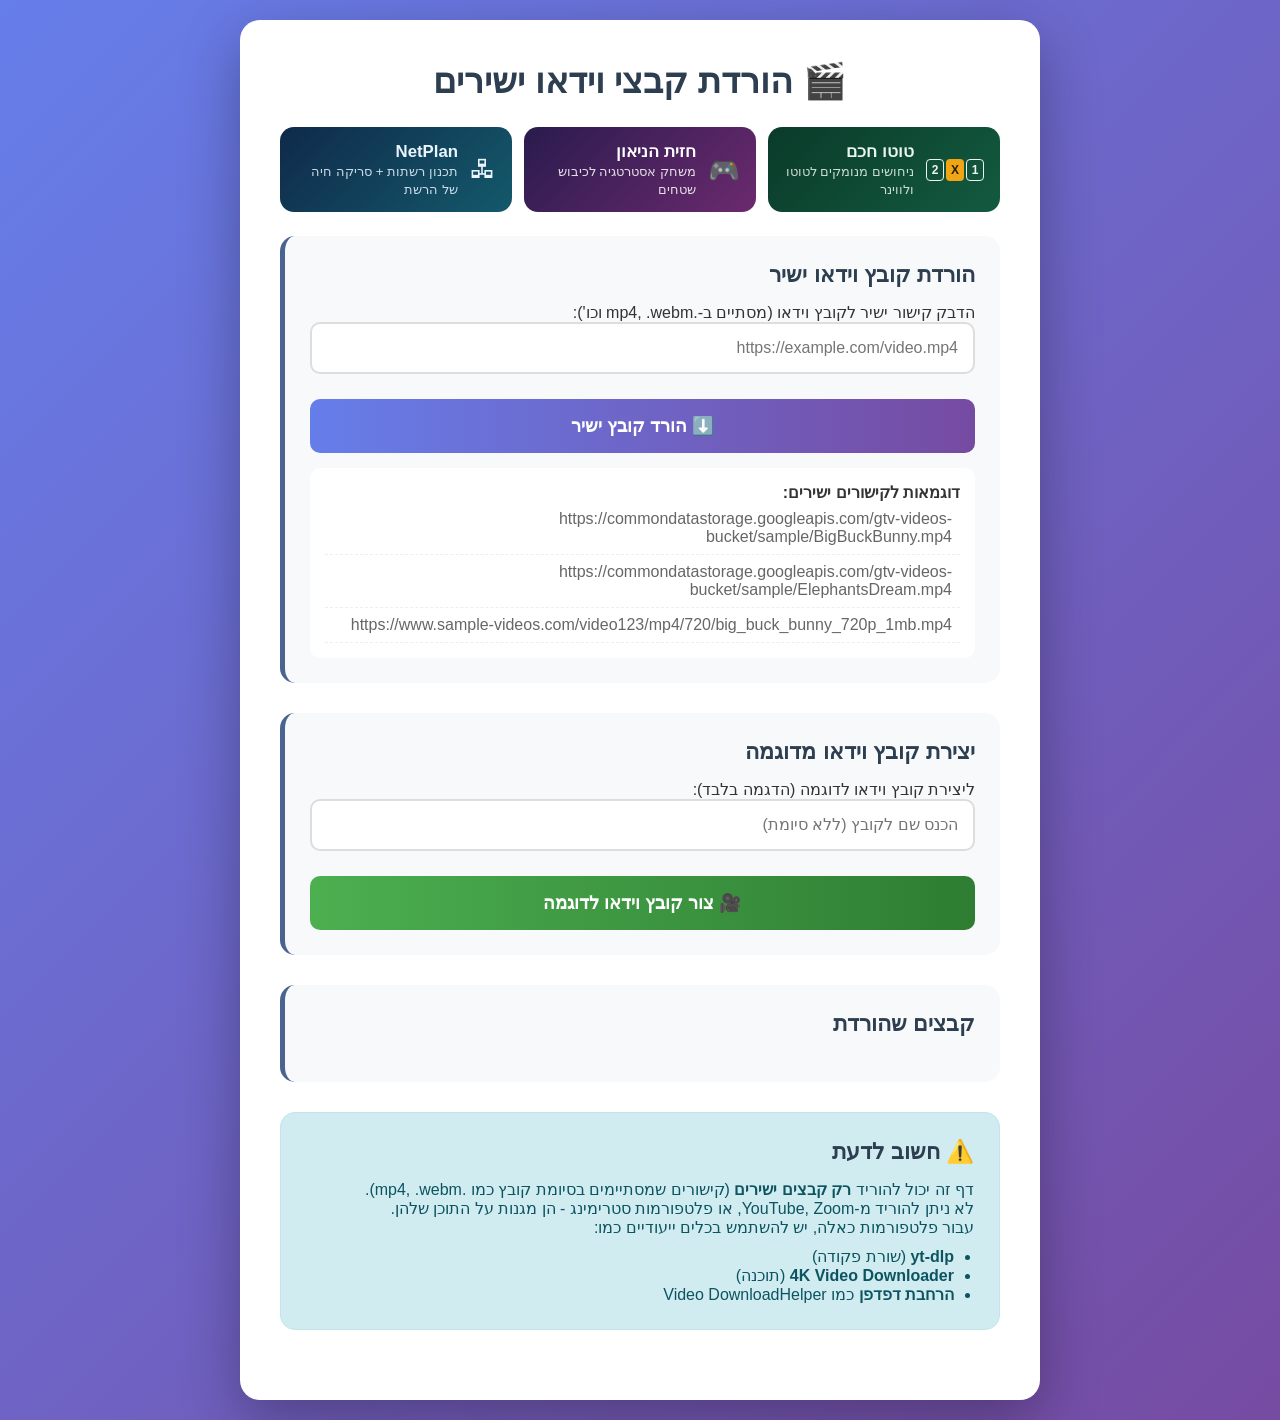
<file: index.html>
<!DOCTYPE html>
<html lang="he" dir="rtl">
<head>
    <meta charset="UTF-8">
    <meta name="viewport" content="width=device-width, initial-scale=1.0">
    <title>הורדת קבצי וידאו ישירים</title>
    <style>
        * {
            margin: 0;
            padding: 0;
            box-sizing: border-box;
            font-family: 'Segoe UI', Tahoma, Geneva, Verdana, sans-serif;
        }
        
        body {
            background: linear-gradient(135deg, #667eea 0%, #764ba2 100%);
            min-height: 100vh;
            padding: 20px;
            color: #333;
        }
        
        .container {
            max-width: 800px;
            margin: 0 auto;
            background: white;
            border-radius: 20px;
            padding: 40px;
            box-shadow: 0 20px 60px rgba(0,0,0,0.3);
        }
        
        h1 {
            color: #2c3e50;
            margin-bottom: 25px;
            text-align: center;
            font-size: 2.2rem;
        }
        
        .section {
            background: #f8f9fa;
            border-radius: 15px;
            padding: 25px;
            margin-bottom: 30px;
            border-left: 5px solid #4a6491;
        }
        
        .section-title {
            color: #2c3e50;
            margin-bottom: 15px;
            font-size: 1.4rem;
        }
        
        .url-input {
            width: 100%;
            padding: 15px;
            border: 2px solid #ddd;
            border-radius: 10px;
            font-size: 16px;
            margin-bottom: 15px;
            transition: all 0.3s;
        }
        
        .url-input:focus {
            border-color: #667eea;
            outline: none;
            box-shadow: 0 0 0 3px rgba(102, 126, 234, 0.1);
        }
        
        .btn {
            background: linear-gradient(to right, #667eea, #764ba2);
            color: white;
            border: none;
            padding: 16px 30px;
            border-radius: 10px;
            font-size: 18px;
            cursor: pointer;
            width: 100%;
            margin-top: 10px;
            font-weight: bold;
            transition: transform 0.3s, box-shadow 0.3s;
        }
        
        .btn:hover {
            transform: translateY(-2px);
            box-shadow: 0 7px 14px rgba(102, 126, 234, 0.2);
        }
        
        .btn:active {
            transform: translateY(0);
        }
        
        .file-list {
            list-style: none;
            margin-top: 20px;
        }
        
        .file-item {
            background: white;
            border: 1px solid #e0e0e0;
            border-radius: 10px;
            padding: 15px;
            margin-bottom: 10px;
            display: flex;
            justify-content: space-between;
            align-items: center;
            transition: all 0.3s;
        }
        
        .file-item:hover {
            transform: translateX(-5px);
            box-shadow: 0 5px 15px rgba(0,0,0,0.1);
        }
        
        .download-btn {
            background: #4CAF50;
            color: white;
            border: none;
            padding: 8px 15px;
            border-radius: 5px;
            cursor: pointer;
            font-size: 14px;
        }
        
        .status {
            padding: 15px;
            border-radius: 10px;
            margin-top: 15px;
            text-align: center;
            display: none;
        }
        
        .success {
            background-color: #d4edda;
            color: #155724;
            border: 1px solid #c3e6cb;
        }
        
        .error {
            background-color: #f8d7da;
            color: #721c24;
            border: 1px solid #f5c6cb;
        }
        
        .info {
            background-color: #d1ecf1;
            color: #0c5460;
            border: 1px solid #bee5eb;
        }
        
        .example-list {
            background: white;
            border-radius: 10px;
            padding: 15px;
            margin-top: 15px;
        }
        
        .example-item {
            padding: 8px;
            border-bottom: 1px dashed #eee;
            color: #666;
            cursor: pointer;
        }
        
        .example-item:hover {
            background: #f5f5f5;
            color: #333;
        }
        
        .progress-bar {
            width: 100%;
            height: 10px;
            background: #f0f0f0;
            border-radius: 5px;
            margin-top: 10px;
            overflow: hidden;
            display: none;
        }
        
        .progress-fill {
            height: 100%;
            background: linear-gradient(to right, #667eea, #764ba2);
            width: 0%;
            transition: width 0.3s;
        }
        
        @media (max-width: 600px) {
            .container {
                padding: 20px;
            }
            
            h1 {
                font-size: 1.8rem;
            }
        }
    </style>
</head>
<body>
    <div class="container">
        <h1>🎬 הורדת קבצי וידאו ישירים</h1>

        <nav class="site-apps" aria-label="אפליקציות באתר" style="display:grid;grid-template-columns:repeat(auto-fit,minmax(220px,1fr));gap:12px;margin:0 0 24px">
            <a href="toto/" style="display:flex;align-items:center;gap:12px;padding:14px 16px;border-radius:14px;background:linear-gradient(135deg,#0a3b2a,#135a40);color:#eaf6ef;text-decoration:none">
                <span aria-hidden="true" style="display:inline-flex;gap:2px;font:700 12px sans-serif"><i style="font-style:normal;width:18px;height:22px;display:grid;place-items:center;border:1.5px solid currentColor;border-radius:4px">1</i><i style="font-style:normal;width:18px;height:22px;display:grid;place-items:center;border-radius:4px;background:#f0a514;color:#2b1d00">X</i><i style="font-style:normal;width:18px;height:22px;display:grid;place-items:center;border:1.5px solid currentColor;border-radius:4px">2</i></span>
                <span><b style="display:block;font-size:1.05rem">טוטו חכם</b><small style="opacity:.85">ניחושים מנומקים לטוטו ולווינר</small></span>
            </a>
            <a href="game/" style="display:flex;align-items:center;gap:12px;padding:14px 16px;border-radius:14px;background:linear-gradient(135deg,#2a1b4d,#6b2a6e);color:#fff;text-decoration:none">
                <span aria-hidden="true" style="font-size:1.6rem">🎮</span>
                <span><b style="display:block;font-size:1.05rem">חזית הניאון</b><small style="opacity:.85">משחק אסטרטגיה לכיבוש שטחים</small></span>
            </a>
            <a href="https://devopsdevopshaim-wq.github.io/devops-hub/netplan/#livescan" style="display:flex;align-items:center;gap:12px;padding:14px 16px;border-radius:14px;background:linear-gradient(135deg,#0f2a4a,#14596b);color:#eaf4ff;text-decoration:none">
                <span aria-hidden="true" style="font-size:1.6rem">🖧</span>
                <span><b style="display:block;font-size:1.05rem">NetPlan</b><small style="opacity:.85">תכנון רשתות + סריקה חיה של הרשת</small></span>
            </a>
        </nav>
        
        <div class="section">
            <h2 class="section-title">הורדת קובץ וידאו ישיר</h2>
            <p>הדבק קישור ישיר לקובץ וידאו (מסתיים ב-.mp4, .webm וכו'):</p>
            
            <input type="url" id="directUrl" class="url-input" 
                   placeholder="https://example.com/video.mp4">
            
            <button onclick="downloadDirect()" class="btn">
                ⬇️ הורד קובץ ישיר
            </button>
            
            <div class="progress-bar" id="progressBar">
                <div class="progress-fill" id="progressFill"></div>
            </div>
            
            <div id="directStatus" class="status"></div>
            
            <div class="example-list">
                <p><strong>דוגמאות לקישורים ישירים:</strong></p>
                <div class="example-item" onclick="useExample(0)">
                    https://commondatastorage.googleapis.com/gtv-videos-bucket/sample/BigBuckBunny.mp4
                </div>
                <div class="example-item" onclick="useExample(1)">
                    https://commondatastorage.googleapis.com/gtv-videos-bucket/sample/ElephantsDream.mp4
                </div>
                <div class="example-item" onclick="useExample(2)">
                    https://www.sample-videos.com/video123/mp4/720/big_buck_bunny_720p_1mb.mp4
                </div>
            </div>
        </div>
        
        <div class="section">
            <h2 class="section-title">יצירת קובץ וידאו מדוגמה</h2>
            <p>ליצירת קובץ וידאו לדוגמה (הדגמה בלבד):</p>
            
            <input type="text" id="fileName" class="url-input" 
                   placeholder="הכנס שם לקובץ (ללא סיומת)">
            
            <button onclick="createSampleVideo()" class="btn" style="background: linear-gradient(to right, #4CAF50, #2E7D32);">
                🎥 צור קובץ וידאו לדוגמה
            </button>
            
            <div id="sampleStatus" class="status"></div>
        </div>
        
        <div class="section">
            <h2 class="section-title">קבצים שהורדת</h2>
            <ul class="file-list" id="fileList">
                <!-- קבצים יוצגו כאן -->
            </ul>
        </div>
        
        <div class="section info">
            <h2 class="section-title">⚠️ חשוב לדעת</h2>
            <p>דף זה יכול להוריד <strong>רק קבצים ישירים</strong> (קישורים שמסתיימים בסיומת קובץ כמו .mp4, .webm).</p>
            <p>לא ניתן להוריד מ-YouTube, Zoom, או פלטפורמות סטרימינג - הן מגנות על התוכן שלהן.</p>
            <p>עבור פלטפורמות כאלה, יש להשתמש בכלים ייעודיים כמו:</p>
            <ul style="margin-right: 20px; margin-top: 10px;">
                <li><strong>yt-dlp</strong> (שורת פקודה)</li>
                <li><strong>4K Video Downloader</strong> (תוכנה)</li>
                <li><strong>הרחבת דפדפן</strong> כמו Video DownloadHelper</li>
            </ul>
        </div>
    </div>
    
    <script>
        // רשימת דוגמאות לקישורים ישירים
        const exampleUrls = [
            "https://commondatastorage.googleapis.com/gtv-videos-bucket/sample/BigBuckBunny.mp4",
            "https://commondatastorage.googleapis.com/gtv-videos-bucket/sample/ElephantsDream.mp4",
            "https://www.sample-videos.com/video123/mp4/720/big_buck_bunny_720p_1mb.mp4"
        ];
        
        // שימוש בדוגמה
        function useExample(index) {
            document.getElementById('directUrl').value = exampleUrls[index];
        }
        
        // הורדת קובץ ישיר
        async function downloadDirect() {
            const url = document.getElementById('directUrl').value.trim();
            const statusDiv = document.getElementById('directStatus');
            const progressBar = document.getElementById('progressBar');
            const progressFill = document.getElementById('progressFill');
            
            if (!url) {
                showStatus(statusDiv, 'נא להזין קישור', 'error');
                return;
            }
            
            // בדיקה אם זה קישור ישיר לקובץ וידאו
            const videoExtensions = ['.mp4', '.webm', '.ogg', '.mov', '.avi', '.mkv'];
            const isDirectVideo = videoExtensions.some(ext => url.toLowerCase().includes(ext));
            
            if (!isDirectVideo) {
                showStatus(statusDiv, 'זה לא קישור ישיר לקובץ וידאו. קישור ישיר צריך להסתיים בסיומת כמו .mp4', 'error');
                return;
            }
            
            try {
                // הראה סרגל התקדמות
                progressBar.style.display = 'block';
                progressFill.style.width = '30%';
                
                // נסה להוריד את הקובץ
                const response = await fetch(url, { mode: 'cors' });
                
                progressFill.style.width = '60%';
                
                if (!response.ok) {
                    throw new Error(`שגיאה: ${response.status} ${response.statusText}`);
                }
                
                const contentLength = response.headers.get('content-length');
                const totalSize = contentLength ? parseInt(contentLength) : null;
                
                const blob = await response.blob();
                
                progressFill.style.width = '90%';
                
                // הורדת הקובץ
                const blobUrl = URL.createObjectURL(blob);
                const link = document.createElement('a');
                link.href = blobUrl;
                
                // חילוץ שם הקובץ מהקישור
                let filename = url.split('/').pop();
                if (!filename.includes('.')) {
                    filename = 'video.mp4';
                }
                
                link.download = filename;
                document.body.appendChild(link);
                link.click();
                document.body.removeChild(link);
                
                // שחרור המשאב
                setTimeout(() => URL.revokeObjectURL(blobUrl), 100);
                
                progressFill.style.width = '100%';
                
                // הוסף לרשימת הקבצים
                addToFileList(filename, blob.size);
                
                showStatus(statusDiv, `✅ הקובץ ${filename} הורד בהצלחה! (${formatFileSize(blob.size)})`, 'success');
                
                // אפס את סרגל ההתקדמות
                setTimeout(() => {
                    progressBar.style.display = 'none';
                    progressFill.style.width = '0%';
                }, 1000);
                
            } catch (error) {
                progressBar.style.display = 'none';
                progressFill.style.width = '0%';
                
                if (error.name === 'TypeError' && error.message.includes('CORS')) {
                    showStatus(statusDiv, '❌ שגיאת CORS: השרת לא מאפשר הורדה ישירה מדפדפן. נסה קישור מאתר אחר.', 'error');
                } else {
                    showStatus(statusDiv, `❌ שגיאה: ${error.message}`, 'error');
                }
            }
        }
        
        // יצירת קובץ וידאו לדוגמה
        function createSampleVideo() {
            const fileNameInput = document.getElementById('fileName').value.trim();
            const statusDiv = document.getElementById('sampleStatus');
            const filename = fileNameInput ? `${fileNameInput}.mp4` : 'sample_video.mp4';
            
            // יצירת קובץ וידאו מדומה (בפועל זה קובץ טקסט שנראה כמו וידאו)
            const videoContent = `
            זהו קובץ וידאו לדוגמה.
            
            בפועל, דף HTML לא יכול ליצור קובץ וידאו אמיתי ללא שרת.
            
            לצורך הדגמה, זהו קובץ טקסט עם סיומת .mp4.
            
            להורדת וידאו אמיתי:
            1. מצא קישור ישיר לקובץ וידאו (מסתיים ב-.mp4)
            2. השתמש בשירותי צד שלישי כמו yt-dlp ליוטיוב
            3. השתמש בתוכנות כמו 4K Video Downloader
            
            זום: לרוב דורש הרשאת מנהל להורדת הקלטות.
            `;
            
            const blob = new Blob([videoContent], { type: 'video/mp4' });
            const blobUrl = URL.createObjectURL(blob);
            
            const link = document.createElement('a');
            link.href = blobUrl;
            link.download = filename;
            document.body.appendChild(link);
            link.click();
            document.body.removeChild(link);
            
            // הוסף לרשימת הקבצים
            addToFileList(filename, blob.size);
            
            showStatus(statusDiv, `✅ קובץ לדוגמה ${filename} נוצר!`, 'success');
            
            // שחרור המשאב
            setTimeout(() => URL.revokeObjectURL(blobUrl), 100);
        }
        
        // פונקציות עזר
        function showStatus(element, message, type) {
            element.textContent = message;
            element.className = `status ${type}`;
            element.style.display = 'block';
            
            setTimeout(() => {
                element.style.display = 'none';
            }, 5000);
        }
        
        function addToFileList(filename, size) {
            const fileList = document.getElementById('fileList');
            const listItem = document.createElement('li');
            listItem.className = 'file-item';
            
            const sizeText = size ? ` (${formatFileSize(size)})` : '';
            
            listItem.innerHTML = `
                <span>📁 ${filename}${sizeText}</span>
                <button class="download-btn" onclick="downloadAgain('${filename}', ${size})">
                    הורד שוב
                </button>
            `;
            
            fileList.appendChild(listItem);
        }
        
        function formatFileSize(bytes) {
            if (bytes === 0) return '0 Bytes';
            const k = 1024;
            const sizes = ['Bytes', 'KB', 'MB', 'GB'];
            const i = Math.floor(Math.log(bytes) / Math.log(k));
            return parseFloat((bytes / Math.pow(k, i)).toFixed(2)) + ' ' + sizes[i];
        }
        
        function downloadAgain(filename, size) {
            // יצירת קובץ ריק לדוגמה
            const content = `קובץ: ${filename}\nגודל: ${formatFileSize(size || 1024)}\nזמן: ${new Date().toLocaleString()}`;
            const blob = new Blob([content], { type: 'application/octet-stream' });
            const blobUrl = URL.createObjectURL(blob);
            
            const link = document.createElement('a');
            link.href = blobUrl;
            link.download = filename;
            document.body.appendChild(link);
            link.click();
            document.body.removeChild(link);
            
            setTimeout(() => URL.revokeObjectURL(blobUrl), 100);
            
            // הצג הודעה
            const statusDiv = document.getElementById('directStatus');
            showStatus(statusDiv, `✅ ${filename} נשלח להורדה`, 'success');
        }
        
        // בדיקה אוטומטית של קישור שהוזן
        document.getElementById('directUrl').addEventListener('input', function() {
            const url = this.value.toLowerCase();
            const statusDiv = document.getElementById('directStatus');
            
            if (!url) return;
            
            // בדיקה אם זה נראה כמו קישור לפלטפורמת סטרימינג
            const streamingDomains = ['youtube.com', 'youtu.be', 'vimeo.com', 'zoom.us', 'netflix', 'facebook.com/watch'];
            const isStreaming = streamingDomains.some(domain => url.includes(domain));
            
            if (isStreaming) {
                showStatus(statusDiv, '⚠️ זה קישור לפלטפורמת סטרימינג. דף זה לא יכול להוריד מפלטפורמות אלו. נסה קישור ישיר לקובץ.', 'error');
            }
            
            // בדיקה אם זה קישור ישיר
            const directExtensions = ['.mp4', '.webm', '.ogg', '.mov', '.avi', '.mkv'];
            const isDirect = directExtensions.some(ext => url.includes(ext));
            
            if (isDirect && !isStreaming) {
                this.style.borderColor = '#4CAF50';
                this.style.backgroundColor = '#f0fff4';
            } else {
                this.style.borderColor = '';
                this.style.backgroundColor = '';
            }
        });
    </script>
</body>
</html>
</file>
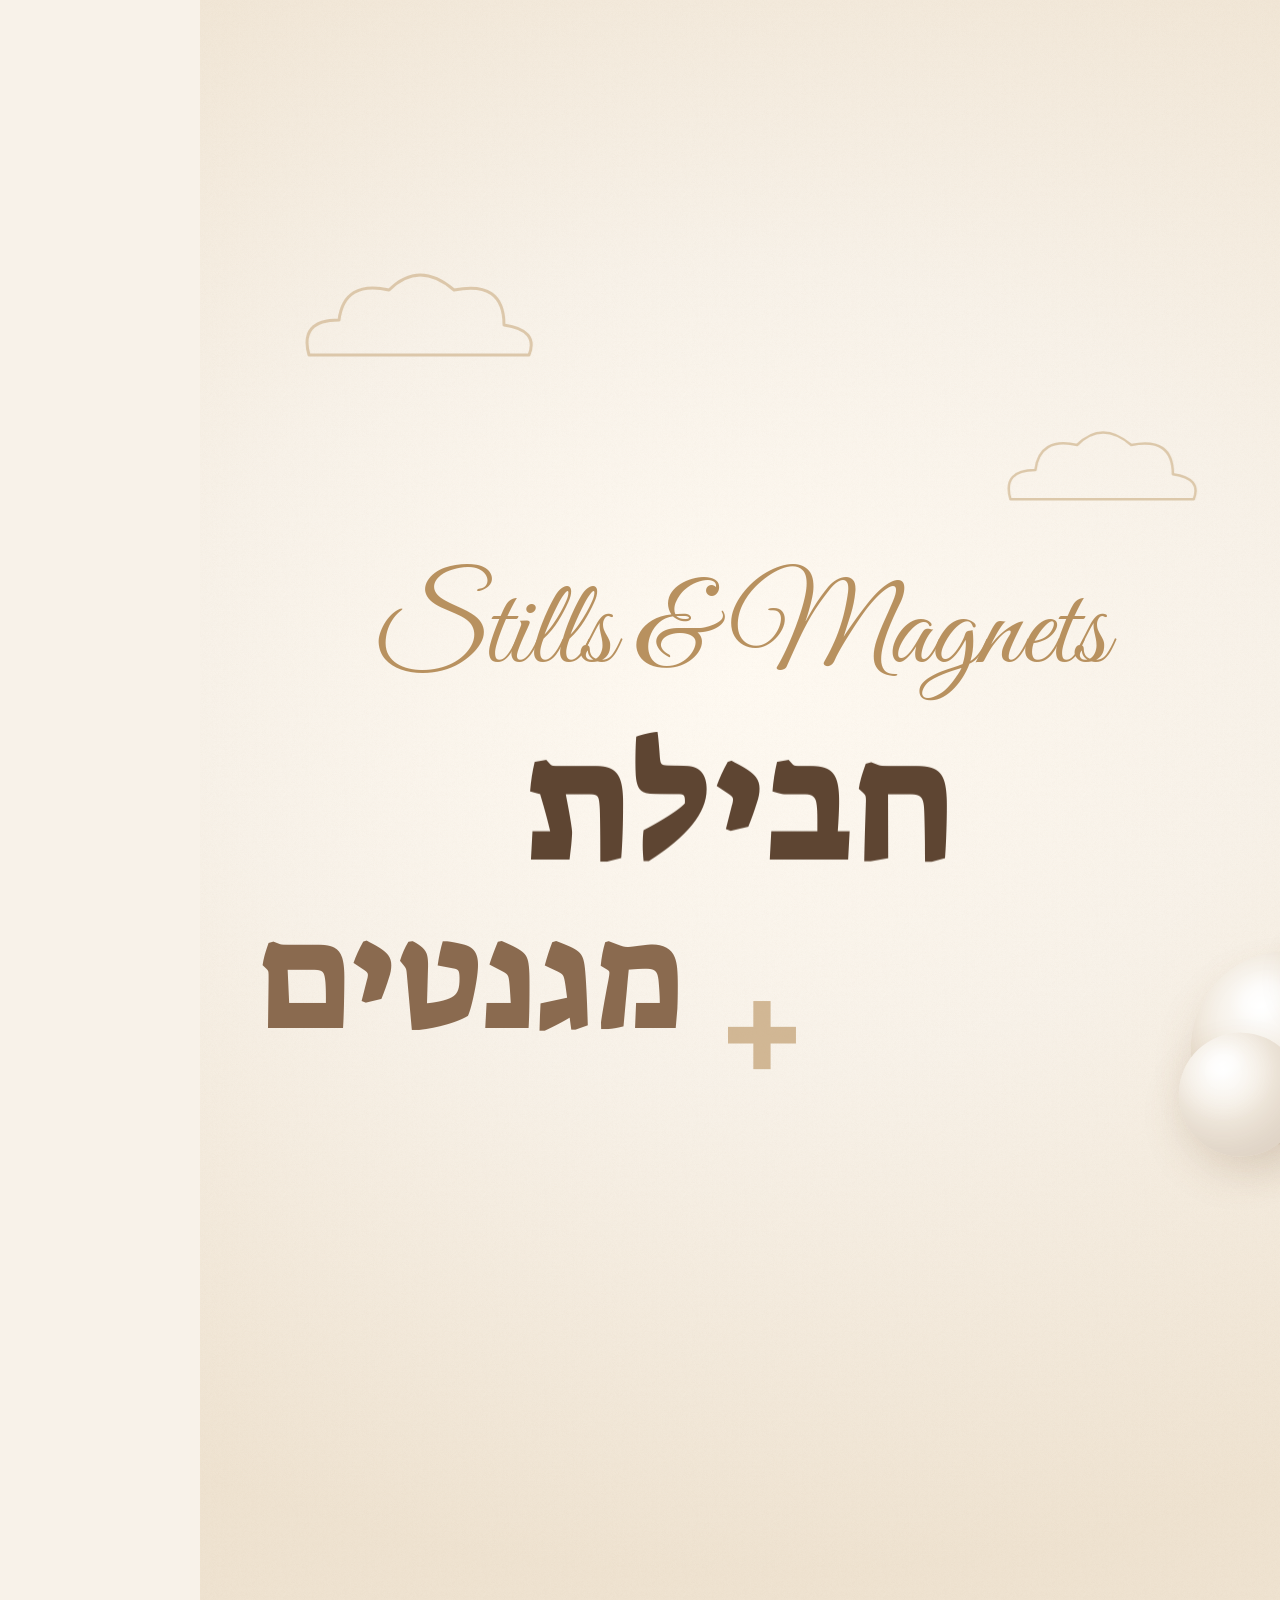
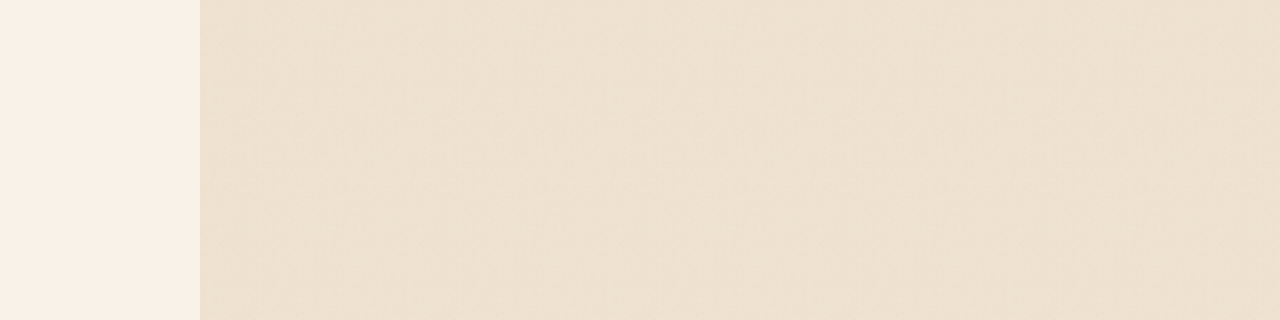
<file: ad-source/index.html>
<!doctype html>
<html lang="he" dir="rtl">
<head>
<meta charset="utf-8">
<title>Stills Magnets Ad</title>
<link rel="stylesheet" href="assets/fonts_local.css">
<style>
  :root{
    --cream:#f8f2e9; --cream2:#efe3d1; --sand:#dcc7a9; --gold:#b8915f; --gold2:#d6b27a;
    --brown:#5e4532; --brown2:#8a6a4f; --white:#fffdf9;
  }
  *{margin:0;padding:0;box-sizing:border-box}
  html,body{width:1080px;height:1920px;overflow:hidden;background:var(--cream)}
  body{font-family:'Heebo',sans-serif;color:var(--brown)}
  #stage{position:relative;width:1080px;height:1920px;overflow:hidden}
  .scene{position:absolute;inset:0;overflow:hidden}
  .bg{position:absolute;inset:0;background:
      radial-gradient(1200px 900px at 50% 35%, #fffaf2 0%, var(--cream) 45%, var(--cream2) 100%);}
  .grain{position:absolute;inset:0;opacity:.18;mix-blend-mode:multiply;
      background-image:url("data:image/svg+xml;utf8,<svg xmlns='http://www.w3.org/2000/svg' width='200' height='200'><filter id='n'><feTurbulence baseFrequency='.9' numOctaves='2' stitchTiles='stitch'/><feColorMatrix values='0 0 0 0 .5  0 0 0 0 .4  0 0 0 0 .3  0 0 0 .35 0'/></filter><rect width='200' height='200' filter='url(%23n)'/></svg>")}
  .deco{position:absolute;stroke:var(--sand);fill:none;stroke-width:3;stroke-linecap:round;stroke-linejoin:round}
  .center{position:absolute;left:0;right:0;text-align:center}
  .script{font-family:'Great Vibes',cursive;color:var(--gold);direction:ltr}
  .suez{font-family:'Suez One',serif}
  .word{display:inline-block}
  .balloon{position:absolute;border-radius:50%;
      box-shadow: inset -18px -22px 40px rgba(120,90,60,.18), 0 20px 40px rgba(120,90,60,.12)}
  .balloon::after{content:"";position:absolute;width:26%;height:18%;left:22%;top:16%;border-radius:50%;
      background:rgba(255,255,255,.55);filter:blur(6px);transform:rotate(-30deg)}
  #flash{position:absolute;inset:0;background:#fff;opacity:0;pointer-events:none;z-index:50}

  /* polaroid magnet */
  .pol{position:absolute;width:380px;height:470px;background:var(--white);padding:22px 22px 0;
      box-shadow:0 30px 60px rgba(90,60,30,.25), 0 4px 10px rgba(90,60,30,.15);border-radius:6px}
  .pol .ph{width:100%;height:336px;background-image:url(assets/wall.jpg);background-size:1200px 1600px;border-radius:2px}
  .pol .cap{font-family:'Great Vibes',cursive;color:var(--brown2);font-size:46px;text-align:center;margin-top:18px;direction:ltr}
  .pin{position:absolute;top:-20px;left:50%;width:46px;height:46px;margin-left:-23px;border-radius:50%;
      background:radial-gradient(circle at 35% 30%, #f3dcb0, var(--gold) 55%, #7d5c33);box-shadow:0 6px 12px rgba(0,0,0,.25)}

  .stamp{position:absolute;width:330px;height:330px;border-radius:50%;
      background:radial-gradient(circle at 40% 35%, #e7c890, var(--gold) 60%, #94703f);
      color:#fff;display:flex;flex-direction:column;align-items:center;justify-content:center;text-align:center;
      box-shadow:0 25px 50px rgba(110,80,40,.35)}
  .stamp::before{content:"";position:absolute;inset:14px;border:3px dashed rgba(255,255,255,.7);border-radius:50%}

  .pill{display:inline-block;padding:18px 44px;border-radius:999px;font-weight:500;font-size:46px;
      background:var(--white);color:var(--brown);box-shadow:0 12px 30px rgba(90,60,30,.18);margin:0 12px}

  .vf{position:absolute;border-color:#fff;border-style:solid;width:110px;height:110px}
  .hud{position:absolute;color:#fff;font-family:'Heebo';font-weight:500;font-size:34px;direction:ltr;letter-spacing:2px;text-shadow:0 2px 8px rgba(0,0,0,.4)}

  .row{display:flex;align-items:center;gap:30px;background:var(--white);border-radius:28px;padding:30px 44px;
      margin:0 auto 34px;width:940px;box-shadow:0 14px 34px rgba(90,60,30,.15);font-size:48px;font-weight:500}
  .check{flex:none;width:76px;height:76px;border-radius:50%;background:var(--gold);display:flex;align-items:center;justify-content:center}
  .btn{display:inline-block;padding:34px 90px;border-radius:999px;font-family:'Suez One';font-size:64px;color:#fff;
      background:linear-gradient(135deg,#c9a26b,#9c7646);box-shadow:0 22px 50px rgba(120,85,40,.4)}
  .sparkle{position:absolute;width:40px;height:40px}
</style>
</head>
<body>
<div id="stage">

  <!-- ================= SCENE 1: INTRO ================= -->
  <section class="scene" id="s1">
    <div class="bg"></div><div class="grain"></div>
    <svg class="deco" id="s1cloudA" style="left:90px;top:260px" width="260" height="120" viewBox="0 0 260 120"><path d="M20 95 Q10 60 50 60 Q55 20 100 30 Q130 0 165 30 Q215 20 215 65 Q250 70 240 95 Z"/></svg>
    <svg class="deco" id="s1cloudB" style="right:70px;top:420px" width="220" height="100" viewBox="0 0 260 120"><path d="M20 95 Q10 60 50 60 Q55 20 100 30 Q130 0 165 30 Q215 20 215 65 Q250 70 240 95 Z"/></svg>
    <div id="s1balloons"></div>
    <div class="center script" id="s1script" style="top:560px;font-size:120px">Stills &amp; Magnets</div>
    <div class="center suez" style="top:720px;font-size:170px;line-height:1.05">
      <span class="word" id="s1w1">חבילת</span>
    </div>
    <div class="center suez" style="top:900px;font-size:150px;line-height:1.05;color:var(--brown2)">
      <span class="word" id="s1w2">סטילס</span>
      <span class="word" id="s1w3" style="color:var(--gold)">+</span>
      <span class="word" id="s1w4">מגנטים</span>
    </div>
    <div id="s1line" style="position:absolute;top:1120px;left:340px;width:400px;height:4px;background:var(--gold);border-radius:4px"></div>
    <div class="center" id="s1tag" style="top:1170px;font-size:60px;font-weight:300">רגעים שנשארים... <b style="font-weight:800">גם על המקרר</b></div>
  </section>

  <!-- ================= SCENE 2: MAGNETS ================= -->
  <section class="scene" id="s2">
    <div class="bg" style="background:radial-gradient(1200px 1000px at 50% 50%, #fbf6ee, #ead9c0)"></div><div class="grain"></div>
    <div class="center" id="s2kicker" style="top:150px;font-size:56px;font-weight:500;color:var(--gold);letter-spacing:4px">מגנטים לאירוע</div>
    <div class="center suez" style="top:230px;font-size:118px;line-height:1.1">
      <span class="word" id="s2w1">טריים</span> <span class="word" id="s2w2">ואיכותיים</span>
    </div>
    <div class="pol" id="pol1" style="left:80px;top:640px"><div class="pin"></div><div class="ph" style="background-position:-500px -560px"></div><div class="cap">Welcome</div></div>
    <div class="pol" id="pol2" style="left:350px;top:600px;z-index:2"><div class="pin"></div><div class="ph" style="background-position:-440px -740px"></div><div class="cap">Baby Boy</div></div>
    <div class="pol" id="pol3" style="left:620px;top:660px"><div class="pin"></div><div class="ph" style="background-position:-180px -760px"></div><div class="cap">Sweet</div></div>
    <div class="stamp" id="s2stamp" style="left:375px;top:1170px;z-index:5">
      <div class="suez" style="font-size:78px;line-height:1">ללא</div>
      <div class="suez" style="font-size:78px;line-height:1">הגבלה!</div>
    </div>
    <div class="center" id="s2bottom" style="top:1580px;font-size:66px;font-weight:300">לאורך <b style="font-weight:800">כל האירוע</b></div>
    <div class="center" id="s2bottom2" style="top:1680px;font-size:44px;color:var(--brown2)">מודפסים במקום · מוכנים תוך דקות</div>
  </section>

  <!-- ================= SCENE 3: STILLS ================= -->
  <section class="scene" id="s3" style="background:#1d1611">
    <div id="s3photo" style="position:absolute;inset:0;background:url(assets/wall.jpg) center/cover"></div>
    <div style="position:absolute;inset:0;background:linear-gradient(to bottom, rgba(20,14,10,.35), rgba(20,14,10,0) 30%, rgba(20,14,10,0) 50%, rgba(30,20,12,.85) 78%)"></div>
    <div class="vf" style="left:70px;top:120px;border-width:6px 0 0 6px"></div>
    <div class="vf" style="right:70px;top:120px;border-width:6px 6px 0 0"></div>
    <div class="vf" style="left:70px;top:1050px;border-width:0 0 6px 6px"></div>
    <div class="vf" style="right:70px;top:1050px;border-width:0 6px 6px 0"></div>
    <div id="s3focus" style="position:absolute;left:420px;top:560px;width:240px;height:180px;border:4px solid #fff;border-radius:6px"></div>
    <div class="hud" style="left:110px;top:150px"><span style="display:inline-block;width:22px;height:22px;border-radius:50%;background:#e8b86a;margin-right:12px;vertical-align:middle" id="s3dot"></span>PHOTO</div>
    <div class="hud" style="right:110px;top:150px" id="s3count">001</div>
    <div class="hud" style="left:0;right:0;text-align:center;top:1080px;font-size:30px;opacity:.9">ISO 400 &nbsp;&nbsp; f/2.8 &nbsp;&nbsp; 1/160</div>
    <div id="s3shutterT" style="position:absolute;left:0;right:0;top:0;height:0;background:#000;z-index:10"></div>
    <div id="s3shutterB" style="position:absolute;left:0;right:0;bottom:0;height:0;background:#000;z-index:10"></div>
    <div class="center suez" style="top:1300px;font-size:140px;color:#fff;text-shadow:0 6px 30px rgba(0,0,0,.4)"><span class="word" id="s3t1">צילומי</span> <span class="word" id="s3t2" style="color:#f0d3a0">סטילס</span></div>
    <div class="center" style="top:1530px">
      <span class="pill" id="s3p1">צילומי יום</span><span class="pill" id="s3p2">צילומים ספונטניים</span>
    </div>
    <div class="center" id="s3sub" style="top:1690px;font-size:44px;color:#f3e6d2;font-weight:300">כל רגע, כל חיוך, כל דמעה</div>
  </section>

  <!-- ================= SCENE 4: PHOTO WALL ================= -->
  <section class="scene" id="s4">
    <div class="bg" style="background:radial-gradient(1200px 1000px at 50% 40%, #fffaf2, #ecdcc4)"></div><div class="grain"></div>
    <div class="center" id="s4kicker" style="top:110px;font-size:54px;font-weight:500;color:var(--gold);letter-spacing:3px">תוספת מושלמת</div>
    <div class="center suez" style="top:180px;font-size:120px"><span class="word" id="s4t1" style="color:var(--gold)">+</span> <span class="word" id="s4t2">קיר</span> <span class="word" id="s4t3">צילום</span></div>
    <div id="s4frame" style="position:absolute;left:150px;top:390px;width:780px;height:1040px;padding:18px;background:var(--white);border-radius:18px;box-shadow:0 40px 80px rgba(90,60,30,.3)">
      <div style="width:100%;height:100%;overflow:hidden;border-radius:10px">
        <div id="s4img" style="width:100%;height:100%;background:url(assets/wall.jpg) center/cover"></div>
      </div>
    </div>
    <svg class="sparkle" id="sp1" style="left:110px;top:420px" viewBox="0 0 40 40"><path d="M20 0 L24 16 L40 20 L24 24 L20 40 L16 24 L0 20 L16 16Z" fill="#d6b27a"/></svg>
    <svg class="sparkle" id="sp2" style="left:920px;top:780px;width:56px;height:56px" viewBox="0 0 40 40"><path d="M20 0 L24 16 L40 20 L24 24 L20 40 L16 24 L0 20 L16 16Z" fill="#d6b27a"/></svg>
    <svg class="sparkle" id="sp3" style="left:120px;top:1300px;width:30px;height:30px" viewBox="0 0 40 40"><path d="M20 0 L24 16 L40 20 L24 24 L20 40 L16 24 L0 20 L16 16Z" fill="#d6b27a"/></svg>
    <div id="s4ribbon" style="position:absolute;left:90px;right:90px;top:1360px;height:190px;border-radius:24px;
        background:linear-gradient(135deg,#c9a26b,#9c7646);box-shadow:0 26px 50px rgba(110,80,40,.4);
        display:flex;align-items:center;justify-content:center;color:#fff">
      <span class="suez" style="font-size:96px">במחיר לכל כיס</span>
    </div>
    <div class="center" id="s4sub" style="top:1620px;font-size:52px;font-weight:300">מעוצב <b style="font-weight:800">בהתאמה אישית</b> לאירוע שלכם</div>
    <div class="center" id="s4sub2" style="top:1710px;font-size:42px;color:var(--brown2)">ברית · בר/בת מצווה · חתונה · יום הולדת</div>
  </section>

  <!-- ================= SCENE 5: CTA ================= -->
  <section class="scene" id="s5">
    <div class="bg"></div><div class="grain"></div>
    <div id="s5balloons"></div>
    <div class="center script" id="s5script" style="top:250px;font-size:110px">All in one</div>
    <div class="center suez" id="s5title" style="top:400px;font-size:120px">הכל בחבילה אחת</div>
    <div style="position:absolute;top:660px;left:0;right:0">
      <div class="row" id="r1"><div class="check"><svg width="44" height="44" viewBox="0 0 24 24"><path d="M4 12.5l5 5L20 6.5" stroke="#fff" stroke-width="3.2" fill="none" stroke-linecap="round" stroke-linejoin="round"/></svg></div>מגנטים איכותיים ללא הגבלה</div>
      <div class="row" id="r2"><div class="check"><svg width="44" height="44" viewBox="0 0 24 24"><path d="M4 12.5l5 5L20 6.5" stroke="#fff" stroke-width="3.2" fill="none" stroke-linecap="round" stroke-linejoin="round"/></svg></div>צילומי סטילס – יום וספונטני</div>
      <div class="row" id="r3"><div class="check"><svg width="44" height="44" viewBox="0 0 24 24"><path d="M4 12.5l5 5L20 6.5" stroke="#fff" stroke-width="3.2" fill="none" stroke-linecap="round" stroke-linejoin="round"/></svg></div>קיר צילום מעוצב – במחיר לכל כיס</div>
    </div>
    <div class="center" style="top:1330px"><span class="btn" id="s5btn">שריינו תאריך עכשיו</span></div>
    <div class="center" id="s5sub" style="top:1540px;font-size:50px;font-weight:300">לפרטים והזמנות – <b style="font-weight:800">שלחו הודעה</b></div>
  </section>

  <div id="flash"></div>
</div>

<script src="assets/gsap.min.js"></script>
<script>
const $ = s => document.querySelector(s);
const W = 1080, H = 1920;
const T = {s1:0, s2:4.2, s3:9.6, s4:15.0, s5:20.8, end:26.5};

/* ---------- balloons (procedural, deterministic) ---------- */
const COLORS = ['#efe5d6','#fbf8f3','#e3d3bb','#f5eee3','#d9c6aa'];
function rnd(i){ const x = Math.sin(i*127.1+311.7)*43758.5453; return x-Math.floor(x); }
function makeBalloons(host, n, seed, mode){
  const arr=[];
  for(let i=0;i<n;i++){
    const r = rnd(seed+i);
    const size = 70 + rnd(seed+i*3.3)*130;
    const el = document.createElement('div'); el.className='balloon';
    const c = COLORS[Math.floor(rnd(seed+i*7.1)*COLORS.length)];
    el.style.cssText += `width:${size}px;height:${size}px;background:radial-gradient(circle at 35% 30%, #fff 0%, ${c} 45%, ${c} 100%);`;
    host.appendChild(el);
    let x;
    if(mode==='sides'){ const left = i%2===0; x = left ? -40 + rnd(seed+i*5)*230 : W-190 + rnd(seed+i*5)*230 - size/2; }
    else x = rnd(seed+i*5)*W - size/2;
    arr.push({el,size,x,speed:60+rnd(seed+i*9)*90,phase:rnd(seed+i*2)*6.28,start:rnd(seed+i*11)*H});
  }
  return arr;
}
const b1 = makeBalloons($('#s1balloons'), 16, 1, 'free');
const b5 = makeBalloons($('#s5balloons'), 26, 50, 'sides');
function updBalloons(arr, t, rise){
  for(const b of arr){
    let y = (b.start + H + 200 - t*b.speed*rise) % (H+400) - 200;
    const x = b.x + Math.sin(t*1.2+b.phase)*18;
    b.el.style.transform = `translate(${x}px,${y}px) rotate(${Math.sin(t+b.phase)*6}deg)`;
  }
}

/* ---------- timeline ---------- */
gsap.defaults({ease:'power3.out'});
const tl = gsap.timeline({paused:true});

// scene visibility
gsap.set(['#s2','#s3','#s4','#s5'],{autoAlpha:0});

// S1 ---------------------------------------
tl.set('#flash',{opacity:1},0).to('#flash',{opacity:0,duration:.6,ease:'power2.out'},0.05);
tl.from('#s1balloons',{opacity:0,duration:1},0);
tl.from('#s1cloudA',{x:-120,opacity:0,duration:1.6},0.1).from('#s1cloudB',{x:120,opacity:0,duration:1.6},0.2);
tl.from('#s1script',{opacity:0,y:40,scale:.9,duration:1},0.35);
tl.from('#s1w1',{y:120,opacity:0,rotateX:-80,duration:.8,ease:'back.out(1.6)'},0.6);
tl.from(['#s1w4','#s1w3','#s1w2'],{y:120,opacity:0,duration:.7,stagger:.15,ease:'back.out(1.6)'},0.95);
tl.from('#s1line',{scaleX:0,duration:.7},1.5);
tl.from('#s1tag',{opacity:0,y:30,duration:.8},1.7);
tl.to('#s1script',{y:-10,duration:2.5,ease:'sine.inOut'},1.5);

// transition S1 -> S2 : circle reveal
tl.set('#s2',{autoAlpha:1,clipPath:'circle(0% at 50% 50%)'},T.s2-0.6);
tl.to('#s2',{clipPath:'circle(75% at 50% 50%)',duration:.9,ease:'power2.inOut'},T.s2-0.6);
tl.to('#s1',{scale:1.12,duration:.9,ease:'power2.in'},T.s2-0.6);
tl.set('#s1',{autoAlpha:0},T.s2+0.4);

// S2 ---------------------------------------
let t2 = T.s2-0.2;
tl.from('#s2kicker',{opacity:0,y:-30,duration:.6},t2);
tl.from(['#s2w2','#s2w1'],{opacity:0,y:80,duration:.7,stagger:.15,ease:'back.out(1.7)'},t2+.15);
tl.fromTo('#pol1',{y:-1100,rotation:-30},{y:0,rotation:-11,duration:1,ease:'bounce.out'},t2+.5);
tl.fromTo('#pol3',{y:-1100,rotation:30},{y:0,rotation:10,duration:1,ease:'bounce.out'},t2+.75);
tl.fromTo('#pol2',{y:-1100,rotation:5},{y:0,rotation:-2,duration:1,ease:'bounce.out'},t2+1.0);
tl.fromTo('#s2stamp',{scale:3.2,opacity:0,rotation:-40},{scale:1,opacity:1,rotation:-10,duration:.55,ease:'power4.in'},t2+1.9);
tl.to('#stage',{x:12,duration:.05,yoyo:true,repeat:5,ease:'none'},t2+2.45);
tl.to('#s2stamp',{scale:1.08,duration:.4,yoyo:true,repeat:5,ease:'sine.inOut'},t2+2.7);
tl.from('#s2bottom',{opacity:0,y:40,duration:.7},t2+2.6);
tl.from('#s2bottom2',{opacity:0,y:30,duration:.7},t2+2.9);
tl.to(['#pol1','#pol3'],{y:-14,duration:1.5,yoyo:true,repeat:1,ease:'sine.inOut'},t2+1.8);

// transition S2 -> S3 : camera flash
tl.to('#flash',{opacity:1,duration:.18,ease:'power1.in'},T.s3-0.18);
tl.set('#s2',{autoAlpha:0},T.s3);
tl.set('#s3',{autoAlpha:1},T.s3);
tl.to('#flash',{opacity:0,duration:.6,ease:'power2.out'},T.s3);

// S3 ---------------------------------------
const t3 = T.s3;
// shot 1 : elephant + welcome
tl.set('#s3photo',{backgroundSize:'2400px auto',backgroundPosition:'-750px -1000px'},t3);
tl.to('#s3photo',{backgroundPosition:'-800px -1040px',duration:1.6,ease:'none'},t3);
tl.fromTo('#s3focus',{scale:1.6,opacity:0},{scale:1,opacity:1,duration:.45,ease:'power2.out'},t3+.4);
tl.to('#s3focus',{borderColor:'#f0d3a0',duration:.1},t3+.85);
function shutter(at, nextPos, nextSize, count){
  tl.to(['#s3shutterT','#s3shutterB'],{height:960,duration:.12,ease:'power2.in'},at);
  tl.set('#s3photo',{backgroundSize:nextSize,backgroundPosition:nextPos},at+.12);
    tl.set('#s3focus',{borderColor:'#fff',scale:1.5,opacity:0},at+.12);
  tl.to(['#s3shutterT','#s3shutterB'],{height:0,duration:.18,ease:'power2.out'},at+.16);
  tl.fromTo('#flash',{opacity:.7},{opacity:0,duration:.35},at+.16);
}
shutter(t3+1.3,'-250px -1100px','2200px auto','002'); // giraffe / BABY
tl.to('#s3photo',{backgroundPosition:'-300px -1140px',duration:1.4,ease:'none'},t3+1.45);
tl.to('#s3focus',{scale:1,opacity:1,duration:.4},t3+1.6);
tl.to('#s3focus',{borderColor:'#f0d3a0',duration:.1},t3+2.0);
shutter(t3+2.6,'center center','cover','003');
tl.fromTo('#s3photo',{scale:1.15},{scale:1,duration:2.6,ease:'power1.out'},t3+2.75);
tl.to('#s3focus',{scale:1,opacity:1,duration:.4},t3+2.9);
tl.to('#s3dot',{opacity:.2,duration:.3,yoyo:true,repeat:9,ease:'none'},t3);
tl.from(['#s3t2','#s3t1'],{opacity:0,y:90,duration:.7,stagger:.15,ease:'back.out(1.6)'},t3+.5);
tl.from(['#s3p1','#s3p2'],{opacity:0,scale:.4,duration:.55,stagger:.25,ease:'back.out(2)'},t3+1.2);
tl.from('#s3sub',{opacity:0,y:30,duration:.7},t3+2.0);

// transition S3 -> S4 : slide up wipe
tl.set('#s4',{autoAlpha:1,clipPath:'inset(100% 0 0 0)'},T.s4-0.7);
tl.to('#s4',{clipPath:'inset(0% 0 0 0)',duration:.8,ease:'power3.inOut'},T.s4-0.7);
tl.to('#s3',{y:-300,duration:.8,ease:'power3.inOut'},T.s4-0.7);
tl.set('#s3',{autoAlpha:0},T.s4+0.2);

// S4 ---------------------------------------
const t4 = T.s4-0.3;
tl.from('#s4kicker',{opacity:0,y:-30,duration:.6},t4);
tl.from(['#s4t3','#s4t2','#s4t1'],{opacity:0,y:80,duration:.6,stagger:.12,ease:'back.out(1.8)'},t4+.15);
tl.from('#s4frame',{y:300,opacity:0,rotation:4,scale:.85,duration:1.1,ease:'power3.out'},t4+.3);
tl.fromTo('#s4img',{scale:1.35,transformOrigin:'50% 60%'},{scale:1,duration:5.5,ease:'power1.out'},t4+.3);
tl.fromTo('#s4ribbon',{scale:2.5,opacity:0,rotation:-8},{scale:1,opacity:1,rotation:-3,duration:.5,ease:'power4.in'},t4+1.9);
tl.to('#stage',{y:10,duration:.05,yoyo:true,repeat:5,ease:'none'},t4+2.4);
tl.to('#s4ribbon',{scale:1.05,duration:.45,yoyo:true,repeat:5,ease:'sine.inOut'},t4+2.7);
tl.from('#s4sub',{opacity:0,y:30,duration:.7},t4+2.6);
tl.from('#s4sub2',{opacity:0,y:30,duration:.7},t4+3.0);
['#sp1','#sp2','#sp3'].forEach((s,i)=>{
  tl.fromTo(s,{scale:0,rotation:0},{scale:1.2,rotation:180,duration:.7,ease:'back.out(2)',yoyo:true,repeat:3},t4+1.2+i*.4);
});

// transition S4 -> S5 : diagonal wipe
tl.set('#s5',{autoAlpha:1,clipPath:'polygon(0 0, 0 0, 0 0, 0 0)'},T.s5-0.7);
tl.to('#s5',{clipPath:'polygon(0 0, 200% 0, 0 200%, 0 0)',duration:.9,ease:'power2.inOut'},T.s5-0.7);
tl.set('#s4',{autoAlpha:0},T.s5+0.3);

// S5 ---------------------------------------
const t5 = T.s5-0.3;
tl.from('#s5script',{opacity:0,scale:.8,duration:.8},t5);
tl.from('#s5title',{opacity:0,y:60,duration:.7,ease:'back.out(1.6)'},t5+.2);
tl.from(['#r1','#r2','#r3'],{opacity:0,x:-400,duration:.6,stagger:.3,ease:'back.out(1.4)'},t5+.6);
tl.from(['#r1 .check','#r2 .check','#r3 .check'],{scale:0,duration:.4,stagger:.3,ease:'back.out(3)'},t5+.9);
tl.from('#s5btn',{opacity:0,scale:.5,duration:.6,ease:'back.out(2)'},t5+1.8);
tl.to('#s5btn',{scale:1.07,duration:.45,yoyo:true,repeat:7,ease:'sine.inOut'},t5+2.4);
tl.from('#s5sub',{opacity:0,y:30,duration:.7},t5+2.2);
tl.to({}, {duration:.01}, T.end);

window.DURATION = T.end;
window.seek = (t) => {
  tl.seek(t, false);
  updBalloons(b1, t, 1);
  updBalloons(b5, t, .6);
  const c = t < T.s3+1.42 ? 1 : t < T.s3+2.72 ? 2 : 3;
  $('#s3count').textContent = 'IMG ' + String(c).padStart(3,'0');
};
window.seek(0);

// live preview when opened normally
if(!location.search.includes('render')){
  const t0 = performance.now();
  (function loop(){ const t=((performance.now()-t0)/1000)%T.end; window.seek(t); requestAnimationFrame(loop);} )();
}
</script>
</body>
</html>
</file>
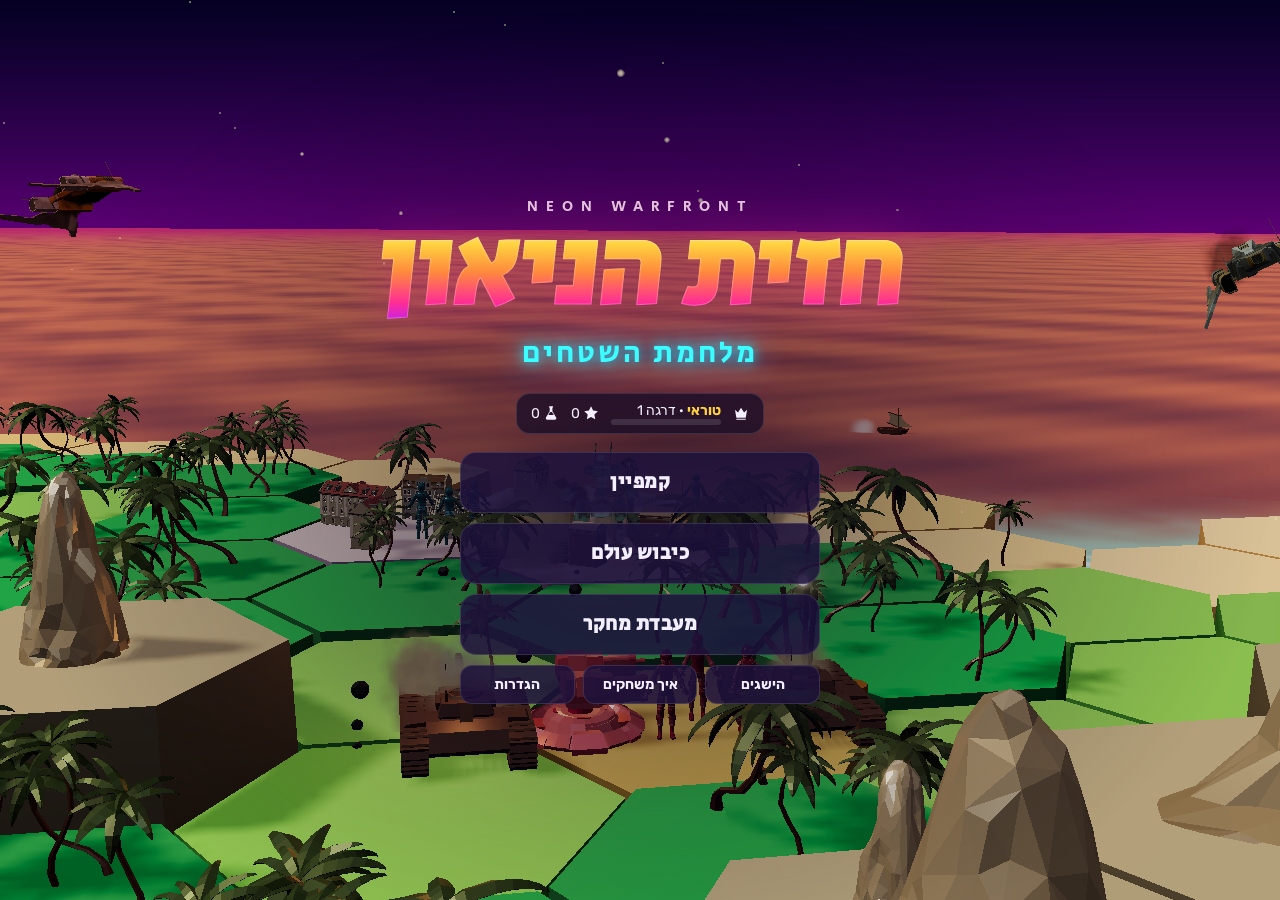
<file: game/index.html>
<!DOCTYPE html>
<html lang="he" dir="rtl">
<head>
<meta charset="UTF-8">
<meta name="viewport" content="width=device-width, initial-scale=1, maximum-scale=1, user-scalable=no, viewport-fit=cover">
<title>חזית הניאון</title>
<meta name="description" content="משחק אסטרטגיה לכיבוש שטחים – 5 עולמות, מחקר, יחידות ומשימות.">
<meta name="theme-color" content="#14062b">
<meta name="apple-mobile-web-app-capable" content="yes">
<meta name="mobile-web-app-capable" content="yes">
<meta name="apple-mobile-web-app-status-bar-style" content="black-translucent">
<link rel="manifest" href="manifest.webmanifest">
<link rel="icon" href="icons/icon.svg" type="image/svg+xml">
<link rel="apple-touch-icon" href="icons/icon-192.png">
<link rel="preconnect" href="https://fonts.googleapis.com">
<link rel="preconnect" href="https://fonts.gstatic.com" crossorigin>
<link href="https://fonts.googleapis.com/css2?family=Rubik:wght@400;500;700;800;900&family=Secular+One&display=swap" rel="stylesheet">
<link rel="stylesheet" href="style.css">
</head>
<body>
<div id="app">

  <!-- ================= TITLE ================= -->
  <section id="scr-title" class="screen show">
    <canvas id="title-cv"></canvas>
    <div class="title-wrap">
      <div class="logo">
        <div class="logo-top">NEON WARFRONT</div>
        <h1 class="logo-main">חזית הניאון</h1>
        <div class="logo-sub">מלחמת השטחים</div>
      </div>
      <div class="rank-card" id="rank-card"></div>
      <div class="menu">
        <button class="btn big primary" id="btn-continue" hidden></button>
        <button class="btn big" data-go="campaign">קמפיין</button>
        <button class="btn big" data-go="conquest">כיבוש עולם</button>
        <button class="btn big" data-go="research">מעבדת מחקר</button>
        <div class="menu-row">
          <button class="btn" data-go="achievements">הישגים</button>
          <button class="btn" data-go="howto">איך משחקים</button>
          <button class="btn" data-go="settings">הגדרות</button>
        </div>
      </div>
      <button class="install-btn" id="btn-install" hidden>התקן כאפליקציה</button>
    </div>
  </section>

  <!-- ================= WORLDS ================= -->
  <section id="scr-worlds" class="screen">
    <header class="scr-head">
      <button class="btn icon back" data-back>›</button>
      <h2 id="worlds-title">בחר עולם</h2>
      <div class="tp-pill" data-tp></div>
    </header>
    <div class="worlds" id="worlds-list"></div>
  </section>

  <!-- ================= COUNTRIES ================= -->
  <section id="scr-countries" class="screen">
    <header class="scr-head">
      <button class="btn icon back" data-back>›</button>
      <h2 id="countries-title"></h2>
      <div class="tp-pill" data-tp></div>
    </header>
    <div class="countries-layout">
      <div class="country-map"><canvas id="country-cv"></canvas></div>
      <div class="country-list" id="country-list"></div>
    </div>
  </section>

  <!-- ================= RESEARCH ================= -->
  <section id="scr-research" class="screen">
    <header class="scr-head">
      <button class="btn icon back" data-back>›</button>
      <h2>מעבדת מחקר</h2>
      <div class="tp-pill" data-tp></div>
    </header>
    <p class="hint">נקודות מחקר (נק״מ) מתקבלות מניצחונות, כוכבים ומשימות צד. המחקר נשמר לתמיד.</p>
    <div class="research" id="research-tree"></div>
  </section>

  <!-- ================= ACHIEVEMENTS ================= -->
  <section id="scr-achievements" class="screen">
    <header class="scr-head">
      <button class="btn icon back" data-back>›</button>
      <h2>הישגים</h2>
      <div></div>
    </header>
    <div class="ach-list" id="ach-list"></div>
  </section>

  <!-- ================= GAME ================= -->
  <section id="scr-game" class="screen">
    <canvas id="map-cv"></canvas>
    <div class="hud-top">
      <button class="btn icon" id="btn-pause"></button>
      <div class="res">
        <div class="res-item gold"><span id="h-credits">0</span><small id="h-income">+0</small></div>
        <div class="res-item"><small>תור</small><span id="h-turn">1</span></div>
      </div>
      <div class="facs" id="h-facs"></div>
      <button class="btn icon" id="btn-obj"></button>
    </div>
    <div class="ability-bar" id="ability-bar"></div>
    <div class="hint-bar" id="hint-bar"></div>
    <div class="panel" id="panel"></div>
    <button class="btn end-turn" id="btn-end">סיים תור</button>
    <div class="ai-banner" id="ai-banner"></div>
  </section>

  <!-- battle overlay -->
  <div id="battle" class="battle">
    <canvas id="battle-cv"></canvas>
    <div class="battle-head"><div id="battle-title"></div><div id="battle-place"></div></div>
    <div class="battle-banner" id="battle-banner"></div>
    <button class="btn" id="battle-skip">דלג ⏭</button>
  </div>

  <!-- modal -->
  <div id="modal" class="modal"><div class="modal-card" id="modal-card"></div></div>
  <div id="toasts"></div>
</div>

<script type="importmap">{ "imports": { "three": "./vendor/three.module.min.js" } }</script>
<script src="js/util.js"></script>
<script src="js/data.js"></script>
<script src="js/mapgen.js"></script>
<script src="js/render.js"></script>
<script src="js/battle.js"></script>
<script src="js/audio.js"></script>
<script src="js/game.js"></script>
<script src="js/ai.js"></script>
<script src="js/ui.js"></script>
<script type="module" src="js/render3d.js"></script>
<script type="module" src="js/battle3d.js"></script>
<script type="module" src="js/buildings3d.js"></script>
<script type="module" src="js/title3d.js"></script>
<script type="module" src="js/main.js"></script>
</body>
</html>
</file>
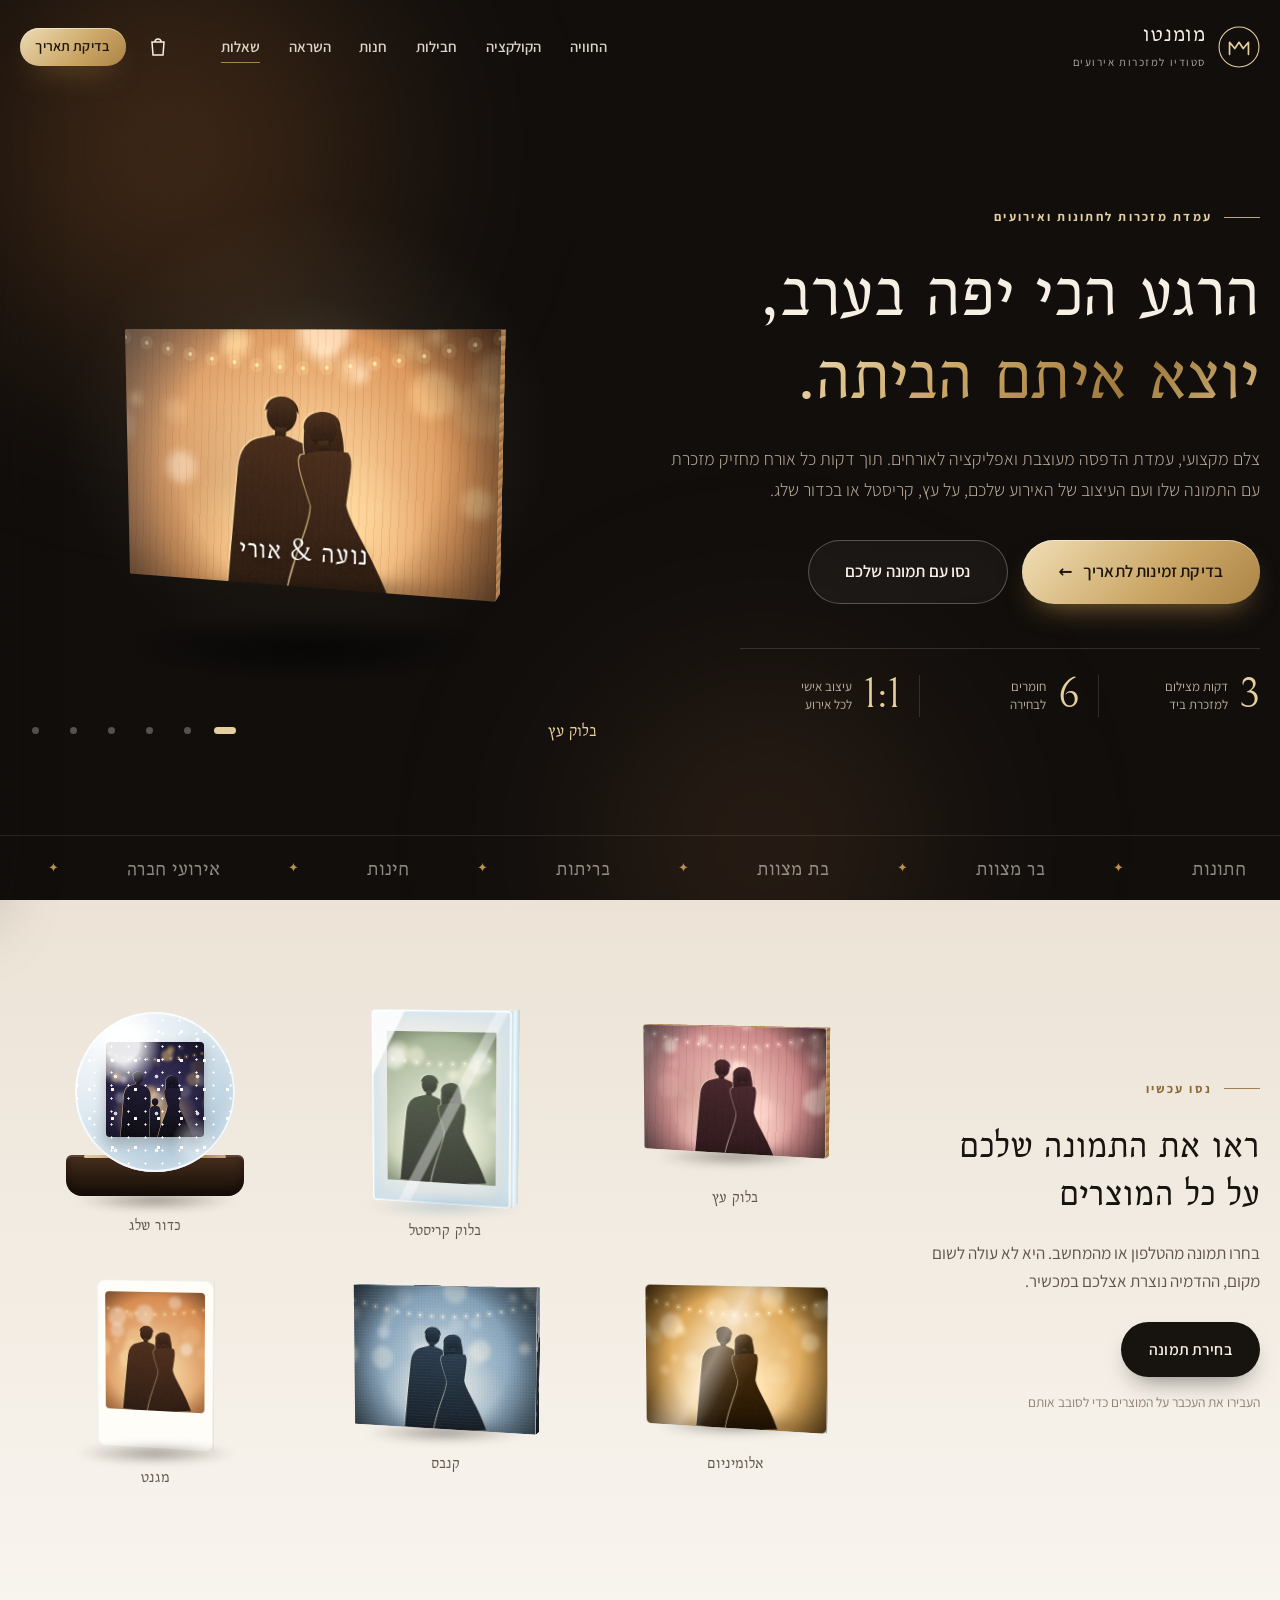
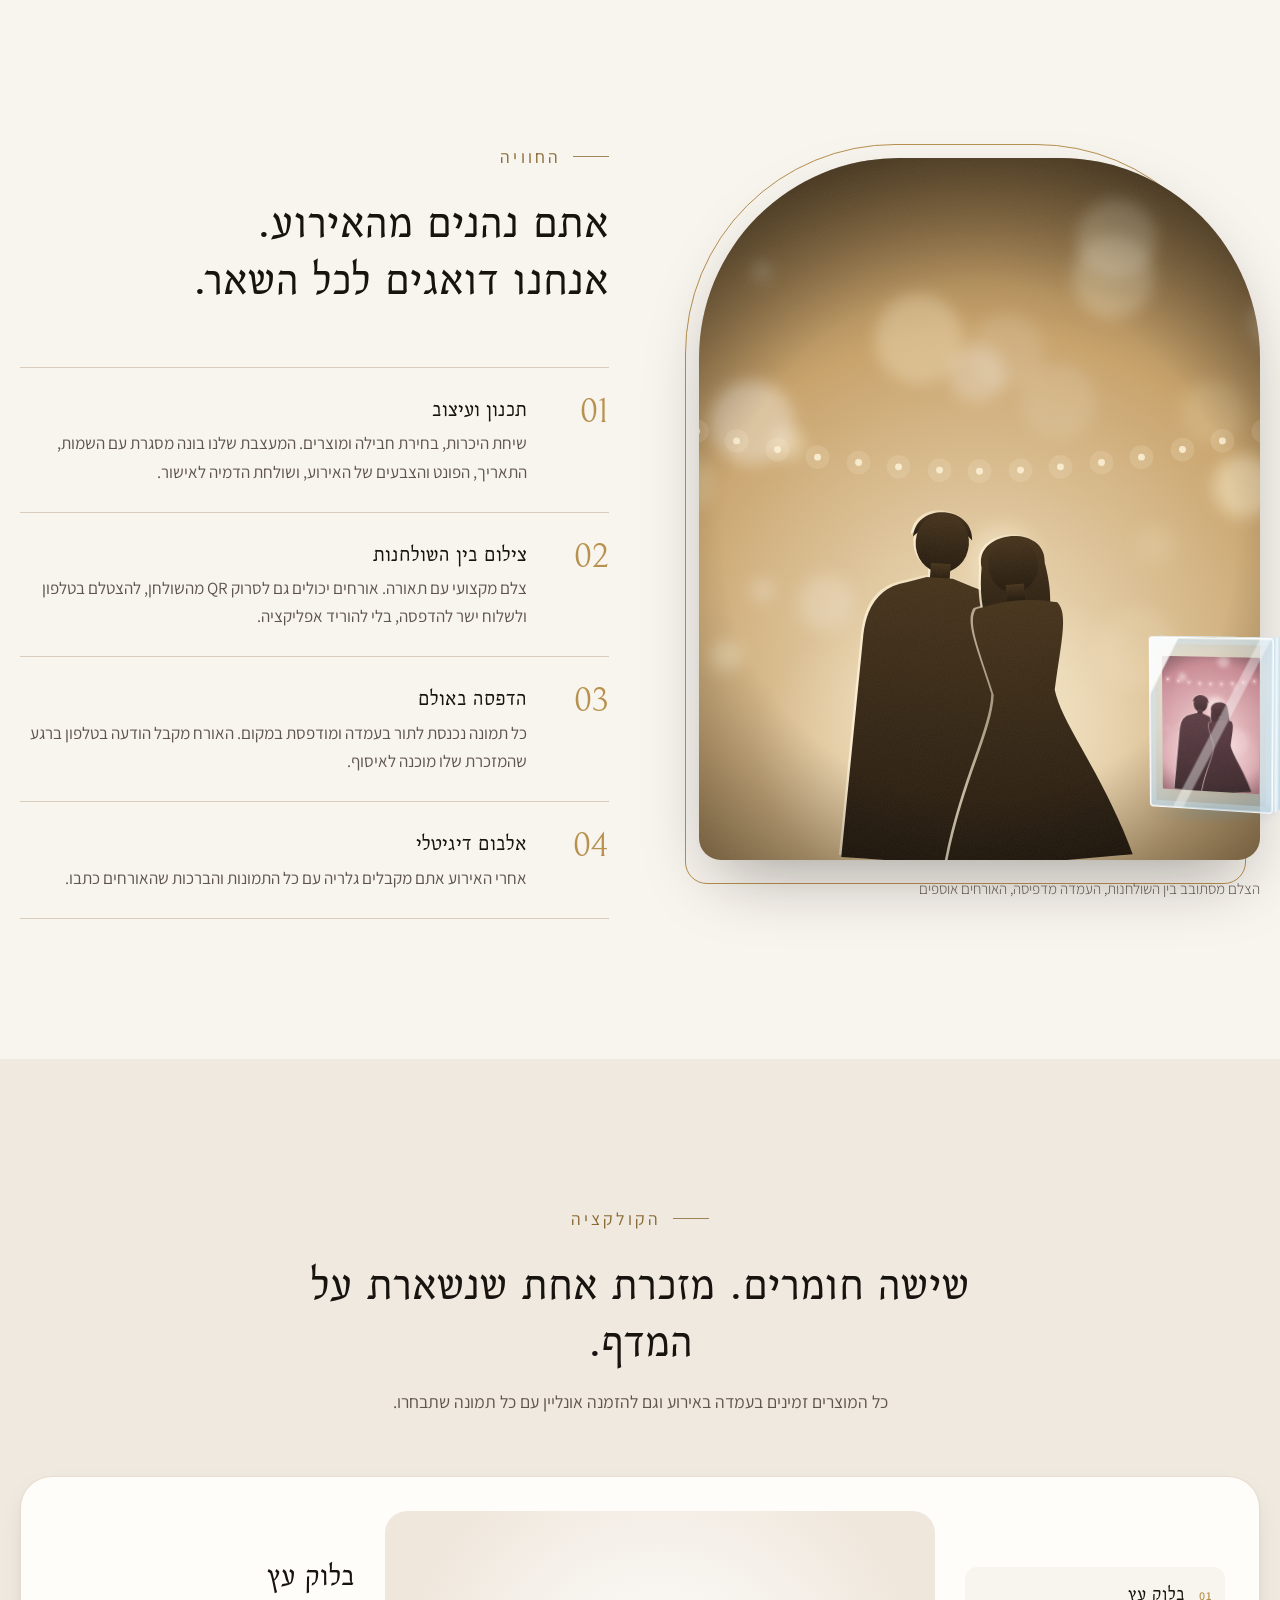
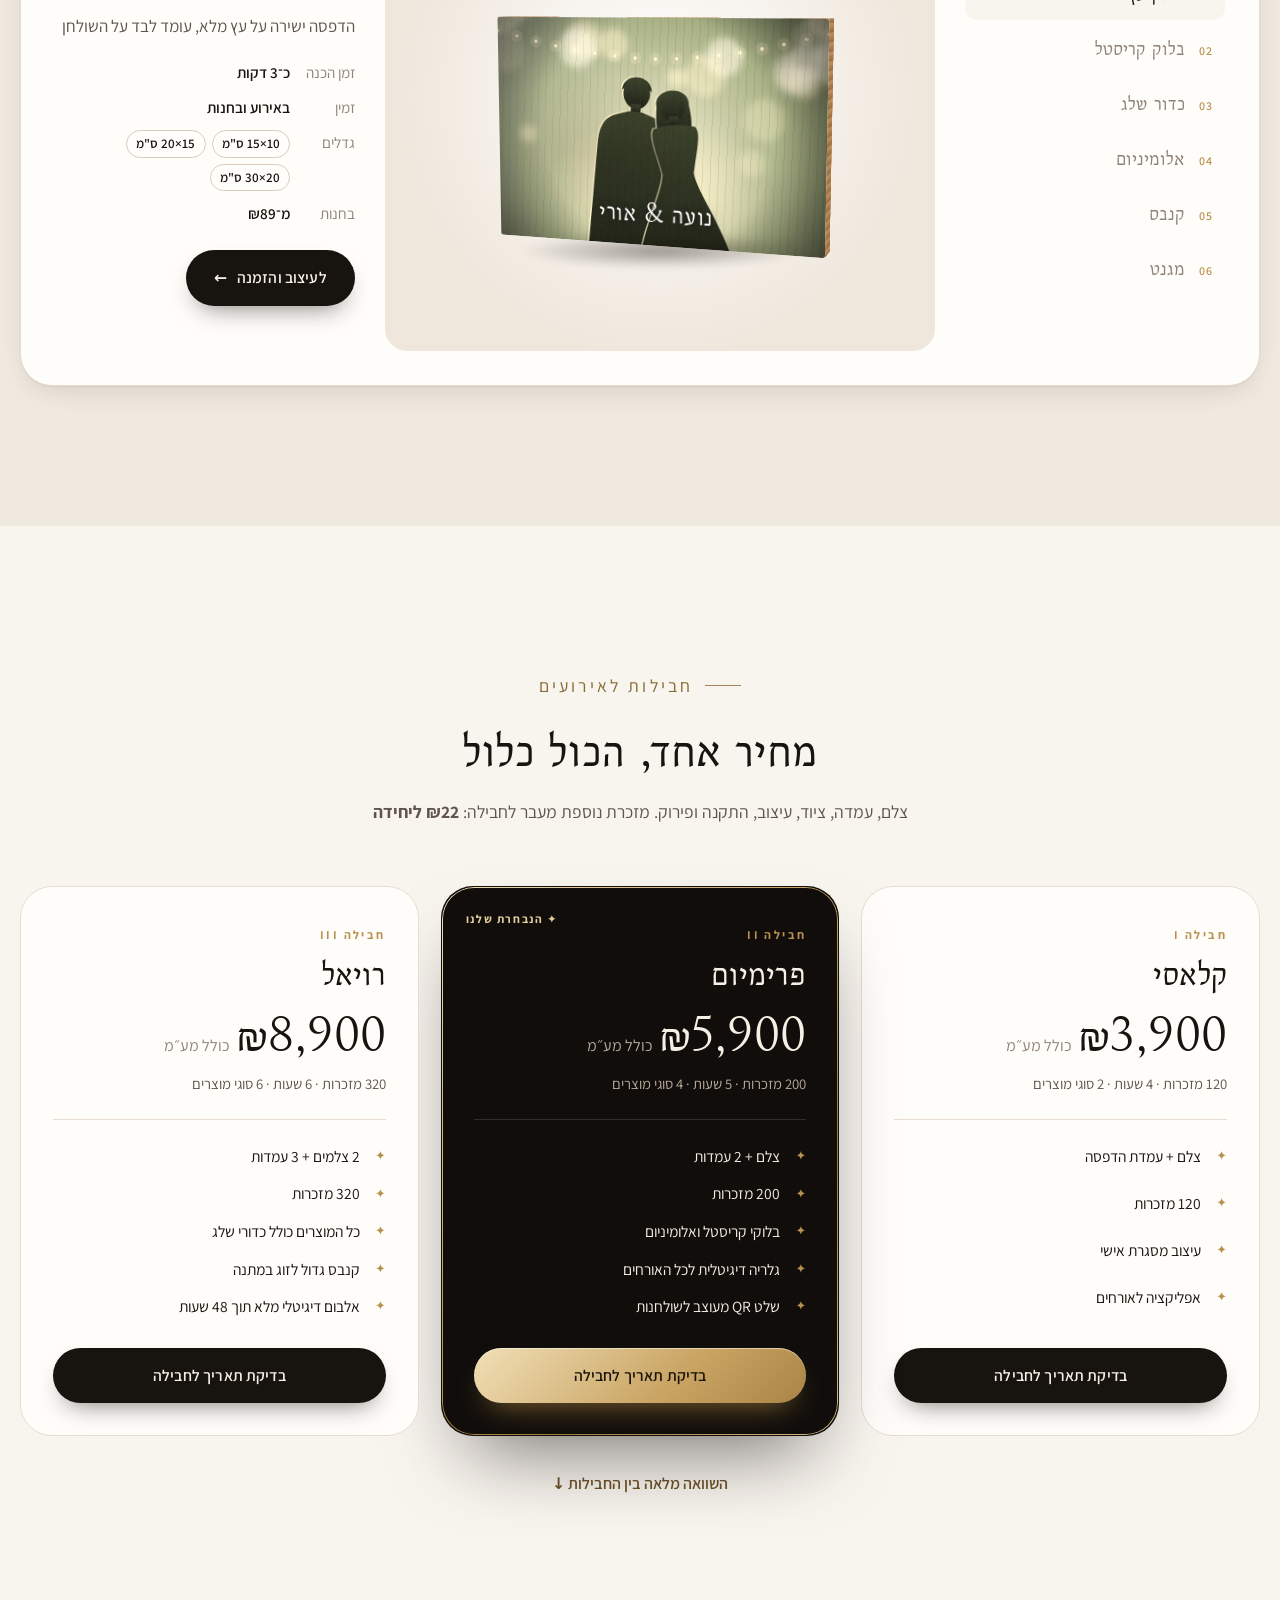
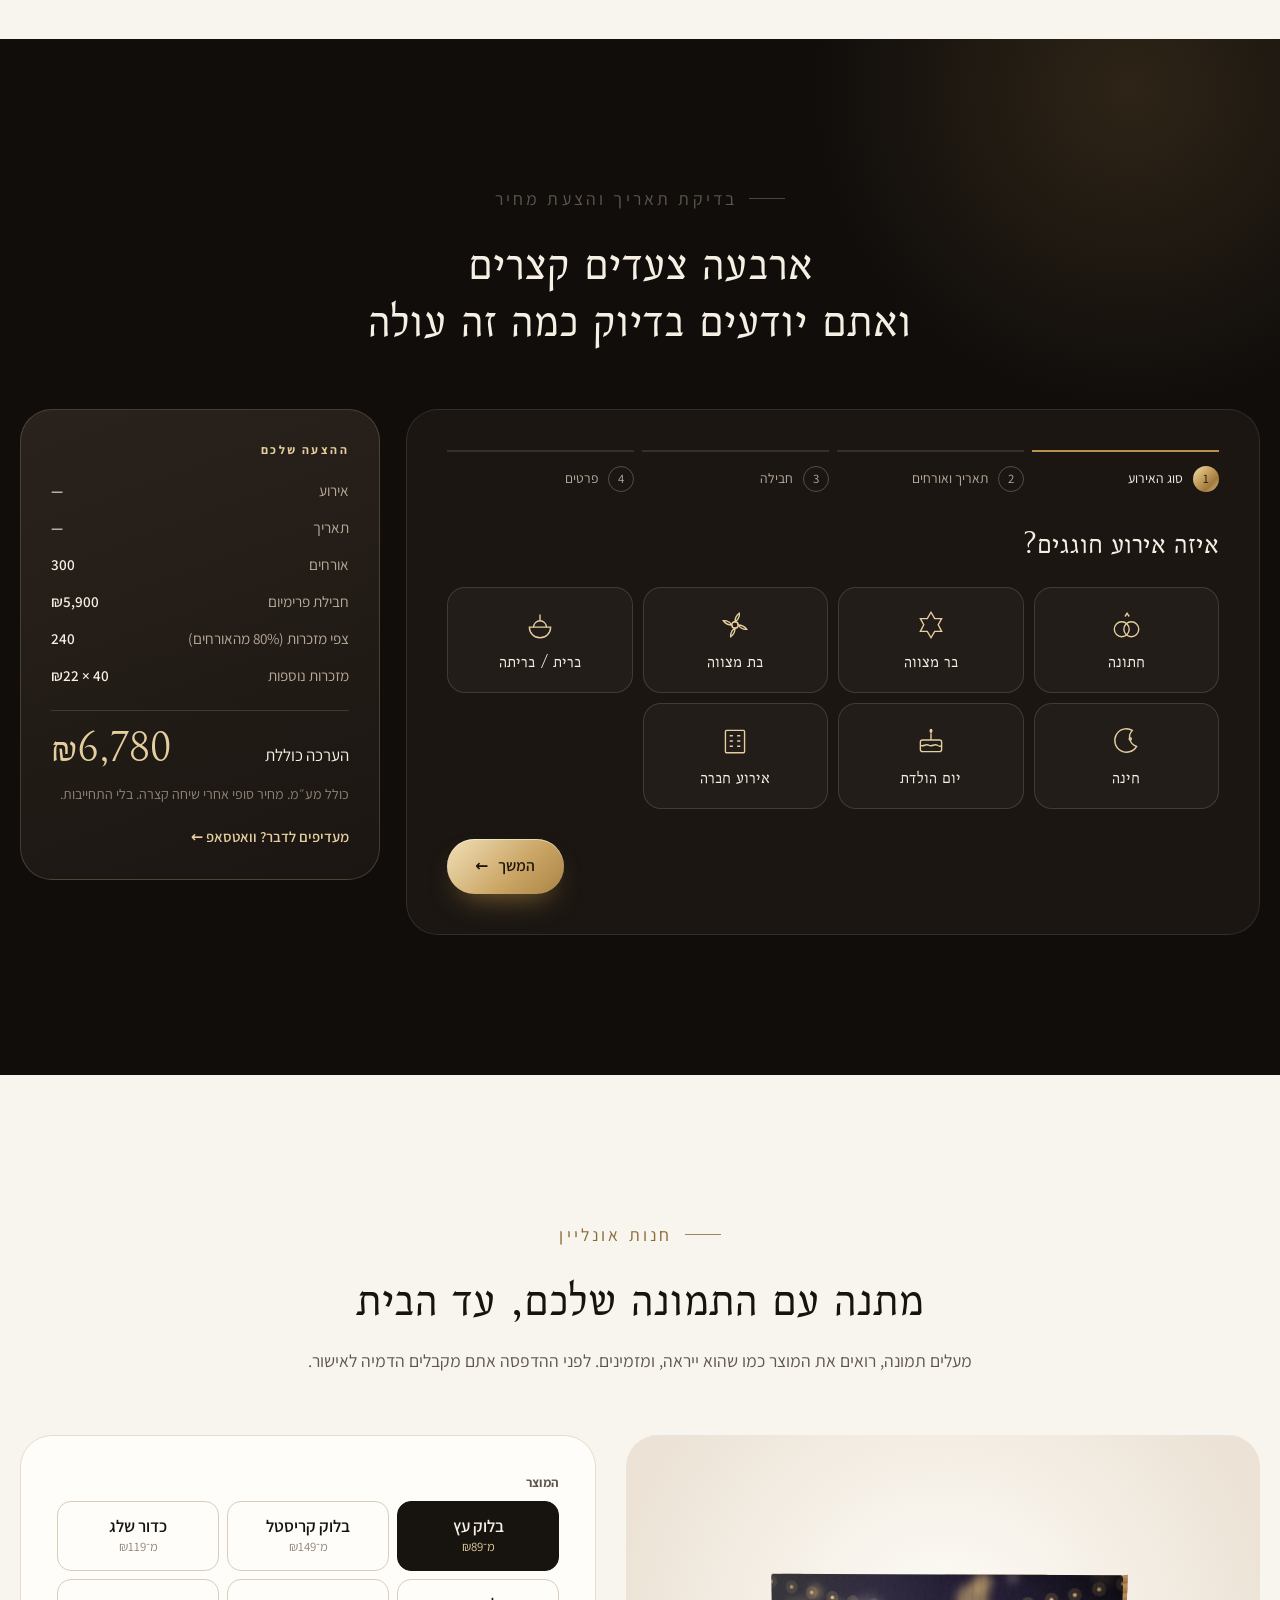
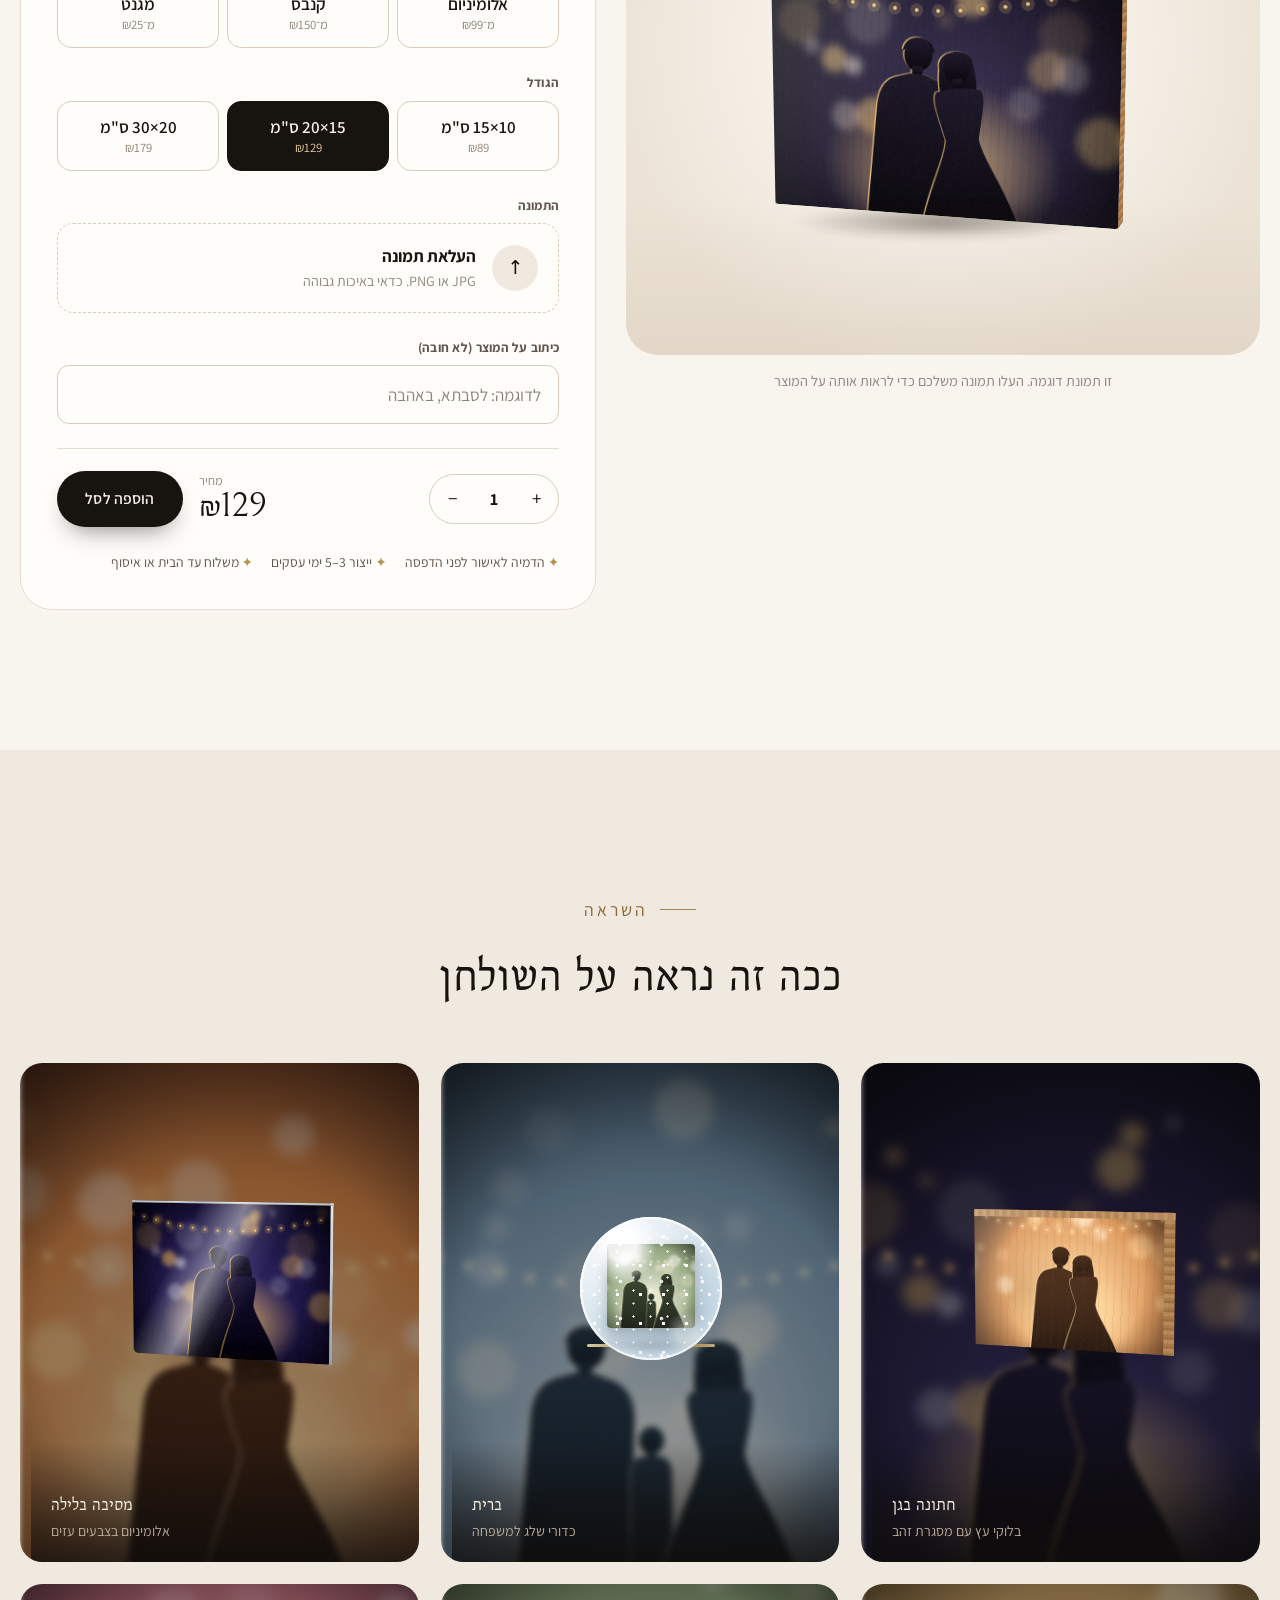
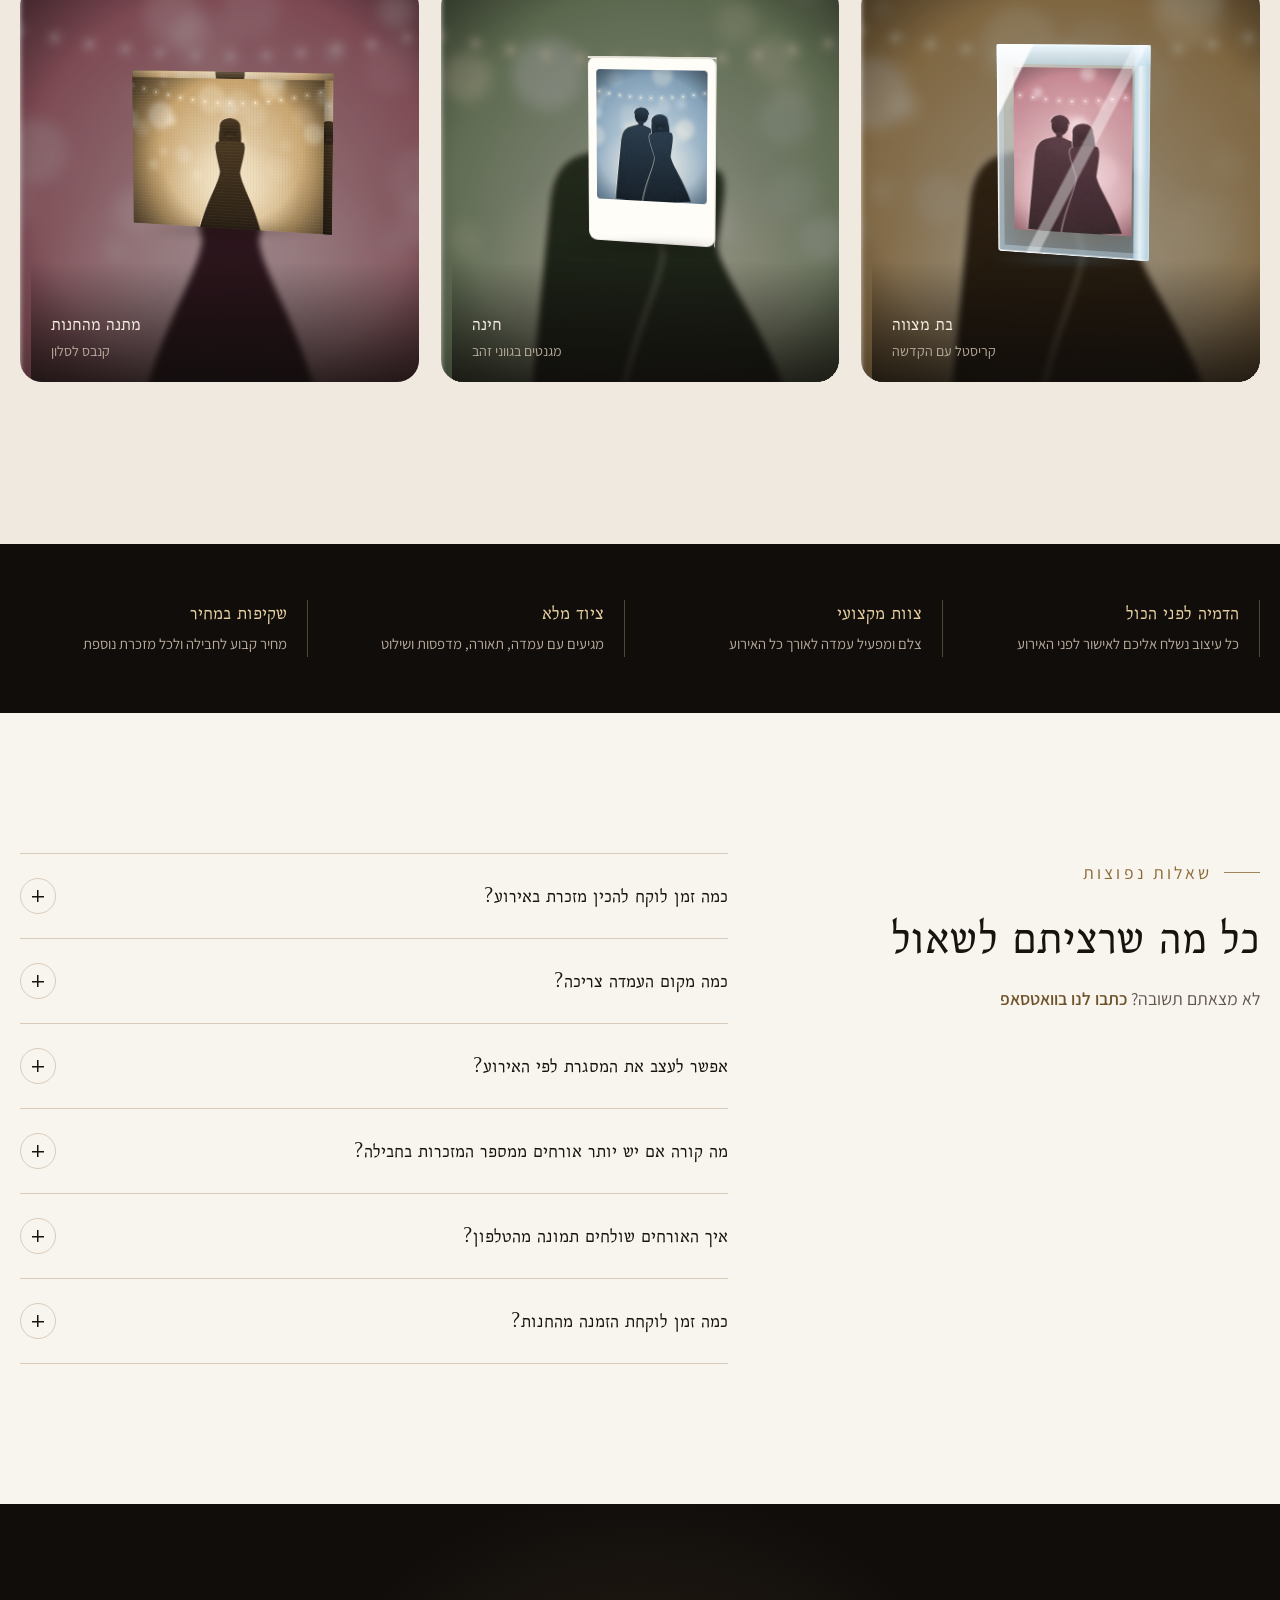
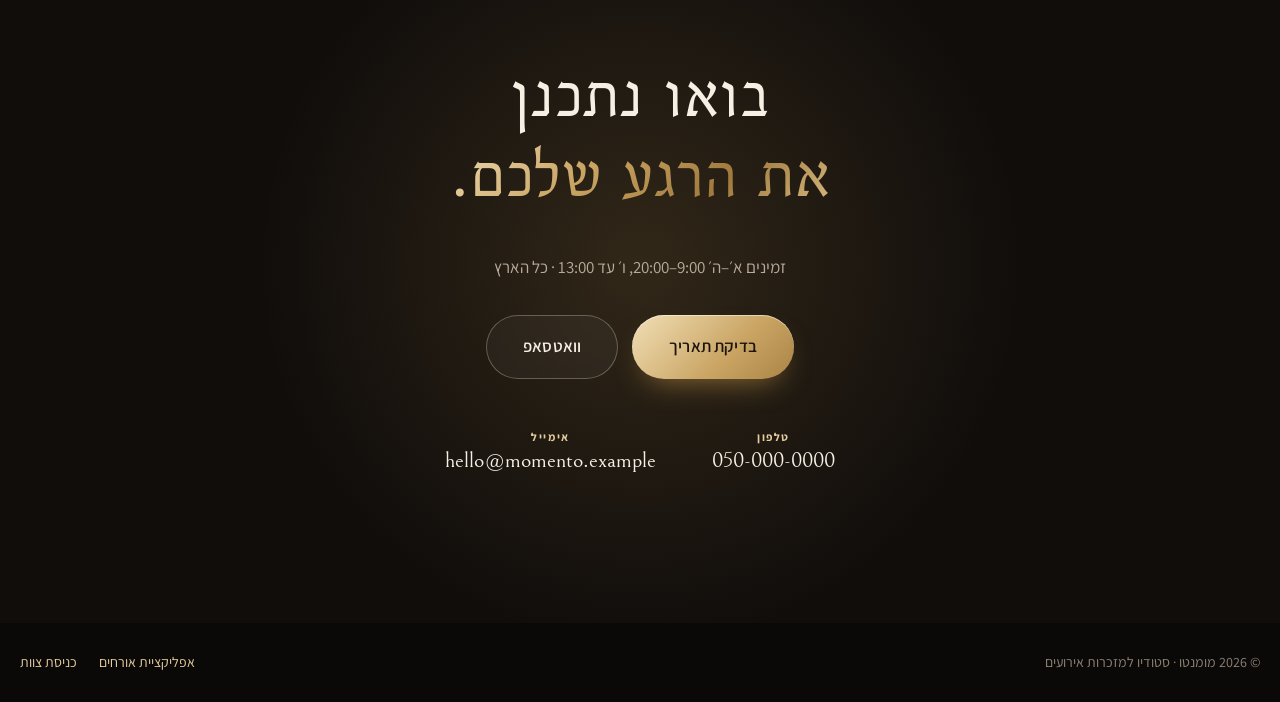
<file: momento/index.html>
<!doctype html>
<html lang="he" dir="rtl">
<head>
<meta charset="utf-8">
<meta name="viewport" content="width=device-width, initial-scale=1, viewport-fit=cover">
<title>מומנטו – סטודיו למזכרות אירועים</title>
<meta name="description" content="עמדת מזכרות יוקרתית לחתונות ולאירועים: האורחים מצטלמים ויוצאים עם בלוק עץ, קריסטל, כדור שלג, אלומיניום, קנבס או מגנט עם התמונה שלהם. חנות מתנות אונליין עם הדמיה חיה.">
<meta name="theme-color" content="#100d0b">
<meta property="og:title" content="מומנטו – סטודיו למזכרות אירועים">
<meta property="og:description" content="הרגע הכי יפה בערב, יוצא איתם הביתה.">
<link rel="icon" href="app/icon.svg" type="image/svg+xml">
<link rel="preconnect" href="https://fonts.googleapis.com"><link rel="preconnect" href="https://fonts.gstatic.com" crossorigin>
<link href="https://fonts.googleapis.com/css2?family=Assistant:wght@300;400;600;700;800&family=Bellefair&family=Frank+Ruhl+Libre:wght@300;500;700&display=swap" rel="stylesheet">
<link rel="stylesheet" href="shared/base.css?v=2">
<link rel="stylesheet" href="site.css?v=2">
</head>
<body>
<a class="skip" href="#main">דילוג לתוכן</a>

<header class="top" id="top">
  <div class="wrap top-in">
    <a class="brand" href="#main" aria-label="מומנטו – לראש הדף">
      <span class="brand-mark" aria-hidden="true"><svg viewBox="0 0 40 40"><circle cx="20" cy="20" r="19" fill="none" stroke="currentColor" stroke-width="1"/><path d="M11 27V15.5l5 6 4-6 4 6 5-6V27" fill="none" stroke="currentColor" stroke-width="1.6" stroke-linecap="round" stroke-linejoin="round"/></svg></span>
      <span class="brand-txt"><b data-s="brand">מומנטו</b><small>סטודיו למזכרות אירועים</small></span>
    </a>
    <nav class="nav" id="nav" aria-label="ניווט ראשי">
      <a href="#experience">החוויה</a><a href="#collection">הקולקציה</a><a href="#packages">חבילות</a><a href="#shop">חנות</a><a href="#gallery">השראה</a><a href="#faq">שאלות</a>
      <a class="btn btn-gold btn-sm nav-cta-m" href="#book">בדיקת תאריך</a>
    </nav>
    <div class="top-act">
      <button class="cart-btn" id="cartBtn" aria-label="סל הקניות"><svg viewBox="0 0 24 24" aria-hidden="true"><path d="M6 7h12l-1 13H7L6 7Z" fill="none" stroke="currentColor" stroke-width="1.5"/><path d="M9 7a3 3 0 0 1 6 0" fill="none" stroke="currentColor" stroke-width="1.5"/></svg><b id="cartCount" hidden>0</b></button>
      <a class="btn btn-gold btn-sm top-cta" href="#book">בדיקת תאריך</a>
      <button class="burger" id="burger" aria-label="פתיחת תפריט" aria-expanded="false" aria-controls="nav"><i></i><i></i></button>
    </div>
  </div>
</header>

<main id="main">
  <!-- פתיח -->
  <section class="hero">
    <div class="hero-bg" aria-hidden="true"><i class="orb o1"></i><i class="orb o2"></i><i class="grain"></i></div>
    <div class="wrap hero-in">
      <div class="hero-text">
        <p class="kicker rv"><span></span>עמדת מזכרות לחתונות ואירועים</p>
        <h1 class="rv d1">הרגע הכי יפה בערב,<br><em class="gold-text">יוצא איתם הביתה.</em></h1>
        <p class="lead rv d2">צלם מקצועי, עמדת הדפסה מעוצבת ואפליקציה לאורחים. תוך דקות כל אורח מחזיק מזכרת עם התמונה שלו ועם העיצוב של האירוע שלכם, על עץ, קריסטל או בכדור שלג.</p>
        <div class="hero-cta rv d3"><a class="btn btn-gold btn-lg" href="#book">בדיקת זמינות לתאריך <span class="arr">←</span></a><a class="btn btn-ghost-l btn-lg" href="#try">נסו עם תמונה שלכם</a></div>
        <ul class="hero-facts rv d4">
          <li><b>3</b><span>דקות מצילום<br>למזכרת ביד</span></li>
          <li><b>6</b><span>חומרים<br>לבחירה</span></li>
          <li><b>1:1</b><span>עיצוב אישי<br>לכל אירוע</span></li>
        </ul>
      </div>
      <div class="hero-stage" id="heroStage">
        <div class="spot" aria-hidden="true"></div>
        <div class="hero-prod" id="heroProd" aria-live="polite"></div>
        <div class="hero-meta"><span id="heroName"></span><div class="dots" id="heroDots" role="tablist" aria-label="מוצרים"></div></div>
      </div>
    </div>
    <div class="marquee" aria-hidden="true"><div class="mq"><span>חתונות</span><span>בר מצוות</span><span>בת מצוות</span><span>בריתות</span><span>חינות</span><span>אירועי חברה</span><span>ימי הולדת</span><span>חתונות</span><span>בר מצוות</span><span>בת מצוות</span><span>בריתות</span><span>חינות</span><span>אירועי חברה</span><span>ימי הולדת</span></div></div>
  </section>

  <!-- נסו בעצמכם -->
  <section class="try" id="try">
    <div class="wrap try-in">
      <div class="try-text rv">
        <p class="kicker dark"><span></span>נסו עכשיו</p>
        <h2>ראו את התמונה שלכם<br>על כל המוצרים</h2>
        <p>בחרו תמונה מהטלפון או מהמחשב. היא לא עולה לשום מקום, ההדמיה נוצרת אצלכם במכשיר.</p>
        <label class="btn btn-primary try-btn"><input type="file" accept="image/*" id="tryFile" hidden>בחירת תמונה</label>
        <p class="try-hint" id="tryHint">העבירו את העכבר על המוצרים כדי לסובב אותם</p>
      </div>
      <div class="try-row" id="tryRow"></div>
    </div>
  </section>

  <!-- החוויה -->
  <section class="sec" id="experience">
    <div class="wrap exp">
      <div class="exp-visual rv">
        <figure class="frame-img"><div class="img" id="expImg"></div><figcaption>הצלם מסתובב בין השולחנות, העמדה מדפיסה, האורחים אוספים</figcaption></figure>
        <div class="exp-float" id="expFloat" aria-hidden="true"></div>
      </div>
      <div class="exp-text">
        <header class="sec-head start rv"><p class="kicker dark"><span></span>החוויה</p><h2>אתם נהנים מהאירוע.<br>אנחנו דואגים לכל השאר.</h2></header>
        <ol class="steps">
          <li class="rv"><b>01</b><div><h3>תכנון ועיצוב</h3><p>שיחת היכרות, בחירת חבילה ומוצרים. המעצבת שלנו בונה מסגרת עם השמות, התאריך, הפונט והצבעים של האירוע, ושולחת הדמיה לאישור.</p></div></li>
          <li class="rv"><b>02</b><div><h3>צילום בין השולחנות</h3><p>צלם מקצועי עם תאורה. אורחים יכולים גם לסרוק QR מהשולחן, להצטלם בטלפון ולשלוח ישר להדפסה, בלי להוריד אפליקציה.</p></div></li>
          <li class="rv"><b>03</b><div><h3>הדפסה באולם</h3><p>כל תמונה נכנסת לתור בעמדה ומודפסת במקום. האורח מקבל הודעה בטלפון ברגע שהמזכרת שלו מוכנה לאיסוף.</p></div></li>
          <li class="rv"><b>04</b><div><h3>אלבום דיגיטלי</h3><p>אחרי האירוע אתם מקבלים גלריה עם כל התמונות והברכות שהאורחים כתבו.</p></div></li>
        </ol>
      </div>
    </div>
  </section>

  <!-- הקולקציה -->
  <section class="sec sec-tone" id="collection">
    <div class="wrap">
      <header class="sec-head rv"><p class="kicker dark"><span></span>הקולקציה</p><h2>שישה חומרים. מזכרת אחת שנשארת על המדף.</h2><p>כל המוצרים זמינים בעמדה באירוע וגם להזמנה אונליין עם כל תמונה שתבחרו.</p></header>
      <div class="coll rv">
        <div class="coll-list" id="collList" role="tablist" aria-label="מוצרים"></div>
        <div class="coll-stage" id="collStage"></div>
        <div class="coll-info" id="collInfo"></div>
      </div>
    </div>
  </section>

  <!-- חבילות -->
  <section class="sec" id="packages">
    <div class="wrap">
      <header class="sec-head rv"><p class="kicker dark"><span></span>חבילות לאירועים</p><h2>מחיר אחד, הכול כלול</h2><p>צלם, עמדה, ציוד, עיצוב, התקנה ופירוק. מזכרת נוספת מעבר לחבילה: <b id="extraUnit"></b></p></header>
      <div class="pkg-grid" id="pkgGrid"></div>
      <div class="center rv"><button class="link cmp-toggle" id="cmpToggle" aria-expanded="false">השוואה מלאה בין החבילות ↓</button></div>
      <div class="cmp" id="cmp" hidden></div>
    </div>
  </section>

  <!-- הזמנת אירוע -->
  <section class="sec sec-night" id="book">
    <div class="wrap">
      <header class="sec-head rv"><p class="kicker"><span></span>בדיקת תאריך והצעת מחיר</p><h2>ארבעה צעדים קצרים<br>ואתם יודעים בדיוק כמה זה עולה</h2></header>
      <div class="wiz rv">
        <form class="wiz-main" id="wiz" novalidate>
          <ol class="wiz-steps" id="wizSteps"><li class="on"><i>1</i>סוג האירוע</li><li><i>2</i>תאריך ואורחים</li><li><i>3</i>חבילה</li><li><i>4</i>פרטים</li></ol>
          <fieldset class="wiz-pane on" data-step="0"><legend>איזה אירוע חוגגים?</legend><div class="type-grid" id="typeGrid"></div></fieldset>
          <fieldset class="wiz-pane" data-step="1"><legend>מתי ובכמה אורחים?</legend>
            <div class="grid2">
              <label class="field"><span>תאריך האירוע</span><input class="input" type="date" id="bDate" required></label>
              <label class="field"><span>מקום האירוע</span><input class="input" id="bVenue" placeholder="שם האולם והעיר"></label>
            </div>
            <div class="avail" id="avail" aria-live="polite">בחרו תאריך ונבדוק זמינות מיד</div>
            <label class="field guests"><span>מספר אורחים: <b id="gOut">300</b></span><input type="range" id="bGuests" min="50" max="1000" step="10" value="300"><small><span>50</span><span>1,000</span></small></label>
          </fieldset>
          <fieldset class="wiz-pane" data-step="2"><legend>בחרו חבילה</legend><div class="pkg-pick" id="pkgPick"></div></fieldset>
          <fieldset class="wiz-pane" data-step="3"><legend>לאן לשלוח את ההצעה?</legend>
            <div class="grid2">
              <label class="field"><span>שם מלא</span><input class="input" id="bName" required autocomplete="name"></label>
              <label class="field"><span>טלפון</span><input class="input" id="bPhone" type="tel" required autocomplete="tel" inputmode="tel" pattern="0[0-9\-]{8,11}"></label>
            </div>
            <label class="field" style="margin-top:14px"><span>שמות למסגרת, צבעים, בקשות (לא חובה)</span><textarea class="input" id="bNotes" placeholder="למשל: נועה ואורי, גוונים של שמפניה וירוק זית"></textarea></label>
          </fieldset>
          <div class="wiz-nav"><button type="button" class="btn btn-ghost-l" id="wPrev" hidden>→ חזרה</button><button type="button" class="btn btn-gold" id="wNext">המשך <span class="arr">←</span></button></div>
        </form>
        <aside class="wiz-sum" aria-live="polite">
          <p class="sum-k">ההצעה שלכם</p>
          <dl id="sumLines"></dl>
          <div class="sum-total"><span>הערכה כוללת</span><b id="sumTotal">—</b></div>
          <small>כולל מע״מ. מחיר סופי אחרי שיחה קצרה. בלי התחייבות.</small>
          <a class="wa-mini" id="waBook" target="_blank" rel="noopener">מעדיפים לדבר? וואטסאפ ←</a>
        </aside>
      </div>
    </div>
  </section>

  <!-- חנות -->
  <section class="sec" id="shop">
    <div class="wrap">
      <header class="sec-head rv"><p class="kicker dark"><span></span>חנות אונליין</p><h2>מתנה עם התמונה שלכם, עד הבית</h2><p>מעלים תמונה, רואים את המוצר כמו שהוא ייראה, ומזמינים. לפני ההדפסה אתם מקבלים הדמיה לאישור.</p></header>
      <div class="shop rv">
        <div class="shop-stage-wrap"><div class="shop-stage" id="shopStage"></div><p class="shop-cap" id="shopHint"></p></div>
        <form class="shop-form" id="shopForm">
          <div class="field"><span>המוצר</span><div class="pick" id="shopProducts" role="radiogroup" aria-label="מוצר"></div></div>
          <div class="field"><span>הגודל</span><div class="pick sizes" id="shopSizes" role="radiogroup" aria-label="גודל"></div></div>
          <div class="field"><span>התמונה</span><label class="upload" id="upload"><input type="file" accept="image/*" id="shopFile"><span class="up-ico" aria-hidden="true">↑</span><span><b id="upTitle">העלאת תמונה</b><small>JPG או PNG. כדאי באיכות גבוהה</small></span></label></div>
          <label class="field"><span>כיתוב על המוצר (לא חובה)</span><input class="input" id="shopCap" maxlength="40" placeholder="לדוגמה: לסבתא, באהבה"></label>
          <div class="shop-buy">
            <div class="qty"><button type="button" data-q="1" aria-label="יותר">+</button><input id="shopQty" type="number" value="1" min="1" max="50" aria-label="כמות"><button type="button" data-q="-1" aria-label="פחות">−</button></div>
            <div class="price-box"><small>מחיר</small><b id="shopPrice"></b></div>
            <button class="btn btn-primary" type="submit">הוספה לסל</button>
          </div>
          <ul class="perks"><li>הדמיה לאישור לפני הדפסה</li><li>ייצור 3–5 ימי עסקים</li><li>משלוח עד הבית או איסוף</li></ul>
        </form>
      </div>
    </div>
  </section>

  <!-- השראה -->
  <section class="sec sec-tone" id="gallery">
    <div class="wrap">
      <header class="sec-head rv"><p class="kicker dark"><span></span>השראה</p><h2>ככה זה נראה על השולחן</h2></header>
      <div class="gallery" id="galleryGrid"></div>
    </div>
  </section>

  <!-- התחייבויות -->
  <section class="promise">
    <div class="wrap promise-in">
      <div class="rv"><b>הדמיה לפני הכול</b><span>כל עיצוב נשלח אליכם לאישור לפני האירוע</span></div>
      <div class="rv d1"><b>צוות מקצועי</b><span>צלם ומפעיל עמדה לאורך כל האירוע</span></div>
      <div class="rv d2"><b>ציוד מלא</b><span>מגיעים עם עמדה, תאורה, מדפסות ושילוט</span></div>
      <div class="rv d3"><b>שקיפות במחיר</b><span>מחיר קבוע לחבילה ולכל מזכרת נוספת</span></div>
    </div>
  </section>

  <!-- שאלות -->
  <section class="sec" id="faq">
    <div class="wrap faq-wrap">
      <header class="sec-head start rv"><p class="kicker dark"><span></span>שאלות נפוצות</p><h2>כל מה שרציתם לשאול</h2><p>לא מצאתם תשובה? <a class="link" id="faqWa" target="_blank" rel="noopener">כתבו לנו בוואטסאפ</a></p></header>
      <div class="faq rv">
        <details><summary>כמה זמן לוקח להכין מזכרת באירוע?</summary><p>בלוק עץ ומגנט מוכנים תוך 1–3 דקות. בלוק קריסטל וכדור שלג לוקחים 4–5 דקות. האורח מקבל הודעה בטלפון כשהמזכרת מוכנה.</p></details>
        <details><summary>כמה מקום העמדה צריכה?</summary><p>שולחן של כ־2 מטר ושקע חשמל אחד. אנחנו מביאים מפה, תאורה, מדפסות ושילוט מעוצב.</p></details>
        <details><summary>אפשר לעצב את המסגרת לפי האירוע?</summary><p>כן, כל אירוע מקבל עיצוב משלו: שמות, תאריך, צבעים ופונט. שולחים לכם הדמיה לאישור לפני האירוע.</p></details>
        <details><summary>מה קורה אם יש יותר אורחים ממספר המזכרות בחבילה?</summary><p>מוסיפים מזכרות במחיר קבוע ליחידה. אפשר גם לקבוע תקרה מראש, והמערכת עוצרת כשמגיעים אליה.</p></details>
        <details><summary>איך האורחים שולחים תמונה מהטלפון?</summary><p>על כל שולחן יש שלט עם קוד QR. סורקים, מצטלמים או בוחרים תמונה, בוחרים מוצר ושולחים. אין צורך להוריד אפליקציה.</p></details>
        <details><summary>כמה זמן לוקחת הזמנה מהחנות?</summary><p>3–5 ימי עסקים לייצור ועוד 1–3 ימים במשלוח. אפשר גם איסוף עצמי.</p></details>
      </div>
    </div>
  </section>

  <!-- סיום -->
  <section class="finale" id="contact">
    <div class="wrap finale-in">
      <h2 class="rv">בואו נתכנן<br><em class="gold-text">את הרגע שלכם.</em></h2>
      <p class="rv d1">זמינים א׳–ה׳ 9:00–20:00, ו׳ עד 13:00 · <span data-s="area">כל הארץ</span></p>
      <div class="finale-cta rv d2"><a class="btn btn-gold btn-lg" href="#book">בדיקת תאריך</a><a class="btn btn-ghost-l btn-lg" id="cWa" target="_blank" rel="noopener">וואטסאפ</a></div>
      <div class="contact-row rv d3"><a id="cPhone"><small>טלפון</small><span data-s="phone"></span></a><a id="cMail"><small>אימייל</small><span data-s="email"></span></a></div>
    </div>
  </section>
</main>

<footer class="foot">
  <div class="wrap foot-in">
    <span>© <span id="year"></span> <span data-s="brand">מומנטו</span> · סטודיו למזכרות אירועים</span>
    <nav aria-label="קישורים נוספים"><a href="app/">אפליקציית אורחים</a><a href="admin/">כניסת צוות</a></nav>
  </div>
</footer>

<div class="mbar" id="mbar"><a class="btn btn-ghost btn-sm" id="mWa" target="_blank" rel="noopener">וואטסאפ</a><a class="btn btn-primary btn-sm" href="#book">בדיקת תאריך</a></div>

<aside class="drawer" id="drawer" aria-hidden="true" aria-label="סל הקניות">
  <div class="drawer-bg" data-close></div>
  <div class="drawer-panel" role="dialog" aria-modal="true" aria-labelledby="drTitle">
    <header class="drawer-head"><h3 id="drTitle">הסל שלי</h3><button class="x" data-close aria-label="סגירה">×</button></header>
    <div class="drawer-body" id="drawerBody"></div>
  </div>
</aside>

<script src="shared/store.js?v=2"></script>
<script src="site.js?v=2"></script>
</body>
</html>
</file>
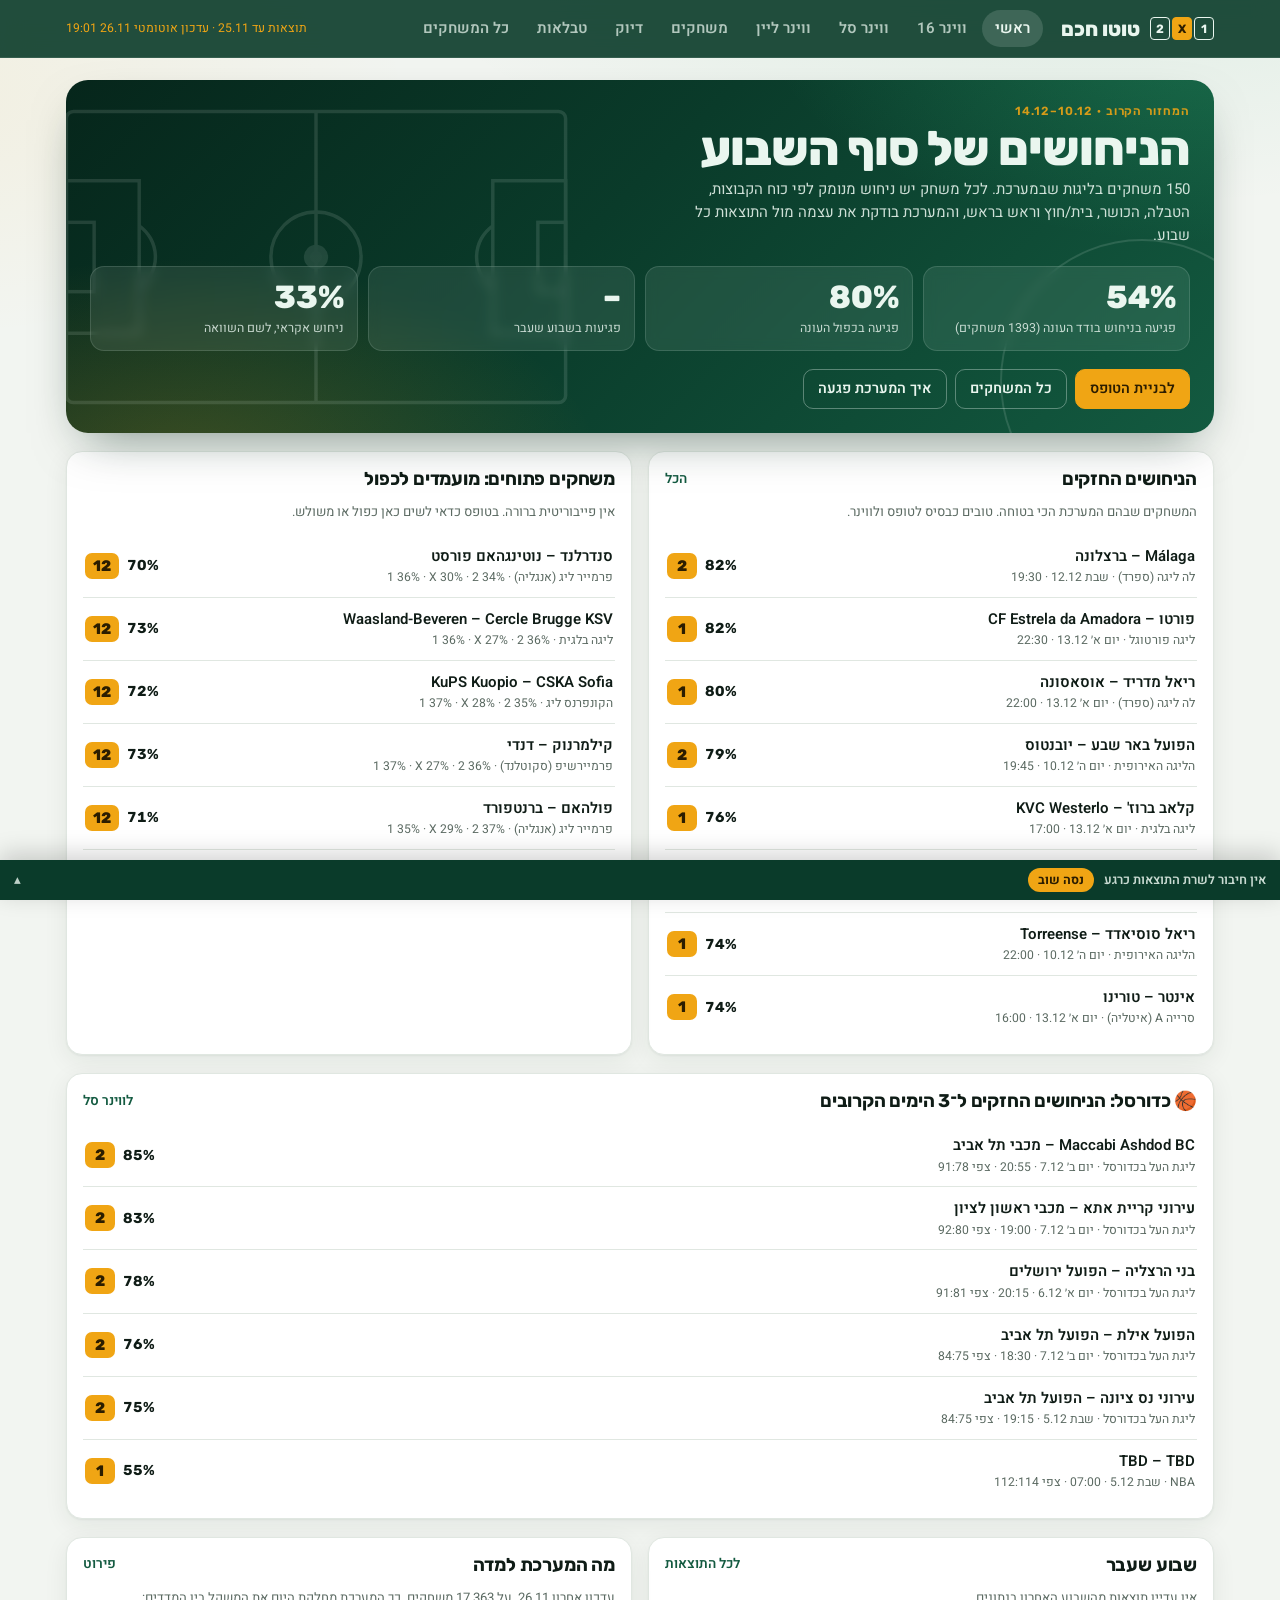
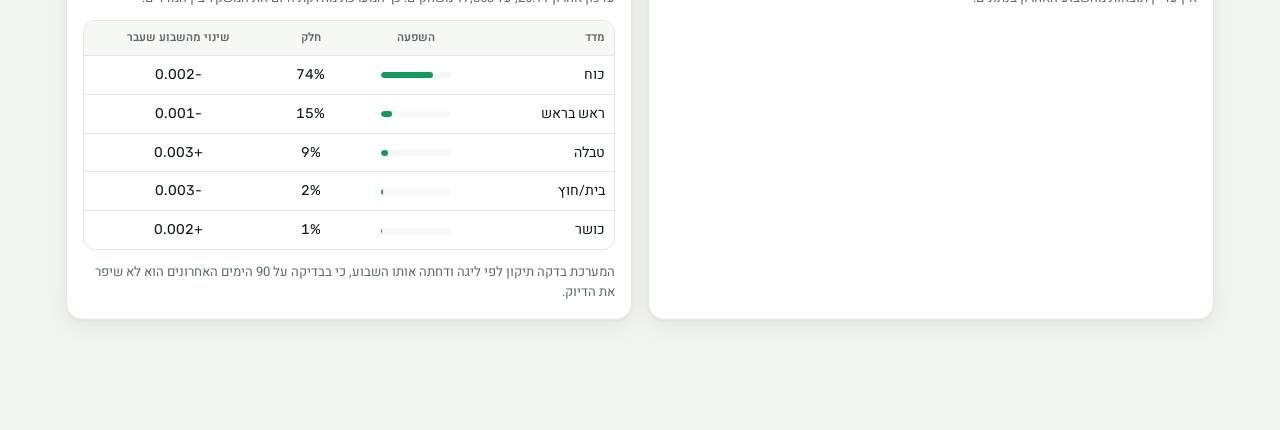
<file: toto/index.html>
<!doctype html>
<html lang="he" dir="rtl">
<head>
<meta charset="utf-8">
<meta name="viewport" content="width=device-width, initial-scale=1, viewport-fit=cover">
<title>טוטו חכם</title>
<meta name="claude:viewport-fit-sides" content="cover">
<meta name="description" content="ניחושים מנומקים לטוטו ולווינר: סיכויים, ראש בראש, טבלאות, מעקב דיוק ולמידה שבועית">
<meta name="theme-color" content="#0a3b2a">
<link rel="manifest" href="manifest.webmanifest">
<link rel="icon" href="icon.svg" type="image/svg+xml">
<link rel="preconnect" href="https://fonts.googleapis.com">
<link rel="preconnect" href="https://fonts.gstatic.com" crossorigin>
<link rel="stylesheet" href="https://fonts.googleapis.com/css2?family=Rubik:wght@500;600;700;800&family=Heebo:wght@400;500;600;700&display=swap">
<link rel="stylesheet" href="css/style.css?v=202611261330">
</head>
<body>
<div id="app" dir="rtl">
  <header class="top">
    <div class="top-in">
      <a class="brand" href="#home" data-go="home" aria-label="טוטו חכם – דף הבית">
        <span class="brand-mark" aria-hidden="true"><i>1</i><i>X</i><i>2</i></span>
        <span class="brand-name">טוטו חכם</span>
      </a>
      <nav class="tabs" aria-label="ניווט ראשי">
        <button data-go="home">ראשי</button>
        <button data-go="form">ווינר 16</button>
        <button data-go="basket">ווינר סל</button>
        <button data-go="line">ווינר ליין</button>
        <button data-go="week">משחקים</button>
        <button data-go="track">דיוק</button>
        <button data-go="tables">טבלאות</button>
        <button data-go="games">כל המשחקים</button>
      </nav>
      <button class="menu-btn" id="menu-btn" aria-label="תפריט"><svg viewBox="0 0 24 24" aria-hidden="true"><path d="M3 6h18v2H3zm0 5h18v2H3zm0 5h18v2H3z"/></svg></button>
      <span class="fresh" id="status" role="status">טוען…</span>
    </div>
  </header>

  <main class="wrap">
    <section id="view-home" class="view" hidden></section>
    <section id="view-form" class="view" hidden>
      <div class="page-head">
        <div>
          <p class="eyebrow">ווינר 16</p>
          <h1>הטופס שלי</h1>
          <p class="sub" id="form-sub"></p>
        </div>
        <div class="actions">
          <button class="btn primary" id="btn-official" hidden>טופס ווינר 16 של השבוע</button>
          <button class="btn" id="btn-autofill">מילוי מהמשחקים הקרובים</button>
          <button class="btn" id="btn-add-manual">הוספת משחק</button>
          <button class="btn" id="btn-copy">העתקה</button>
          <button class="btn ghost" id="btn-clear">ניקוי</button>
        </div>
      </div>
      <div class="system card-surface">
        <div class="sys-controls">
          <label class="field"><span>שיטת מילוי</span>
            <select id="sys-mode"><option value="cols">לפי מספר טורים</option><option value="dt">לפי כפולים ומשולשים</option></select></label>
          <label class="field" id="f-cols"><span>מקסימום טורים</span><select id="sys-cols"></select></label>
          <label class="field" id="f-d" hidden><span>כפולים</span><input id="sys-d" type="number" min="0" max="16" value="3" inputmode="numeric"></label>
          <label class="field" id="f-t" hidden><span>משולשים</span><input id="sys-t" type="number" min="0" max="16" value="1" inputmode="numeric"></label>
          <label class="field"><span>מחיר טור (₪)</span><input id="sys-price" type="number" min="0" step="0.5" value="3" inputmode="decimal"></label>
        </div>
        <div class="kpis" id="sys-summary"></div>
      </div>
      <ol class="slip" id="slip"></ol>
      <div id="prize-box"></div>
      <div id="saved-box"></div>
      <p class="hint">לחיצה על 1 / X / 2 קובעת ניחוש ידני (שאר הטופס מתאים את עצמו). לחיצה על שם המשחק פותחת ניתוח מלא.</p>
    </section>
    <section id="view-week" class="view" hidden>
      <div class="page-head">
        <div><p class="eyebrow">לוח משחקים</p><h1>משחקים וניחושים</h1></div>
      </div>
      <div class="filters">
        <div class="seg" role="group" aria-label="טווח תאריכים">
          <button data-range="week">7 ימים</button>
          <button data-range="weekend">סוף השבוע</button>
          <button data-range="next">השבוע הבא</button>
        </div>
        <label class="field inline"><span>מ־</span><input type="date" id="w-from"></label>
        <label class="field inline"><span>עד</span><input type="date" id="w-to"></label>
      </div>
      <div class="league-chips" id="league-chips"></div>
      <div id="week-list"></div>
    </section>
    <section id="view-track" class="view" hidden></section>
    <section id="view-tables" class="view" hidden>
      <div class="page-head">
        <div><p class="eyebrow">עונה נוכחית</p><h1>טבלאות</h1></div>
        <label class="field"><span>ליגה</span><select id="t-league"></select></label>
      </div>
      <div id="table-box"></div>
    </section>
    <section id="view-info" class="view" hidden></section>
    <section id="view-basket" class="view" hidden></section>
    <section id="view-line" class="view" hidden></section>
    <section id="view-games" class="view" hidden></section>
  </main>

  <div class="live-dock" id="live-dock" aria-label="תוצאות חיות"></div>

  <nav class="bottom-nav" aria-label="ניווט">
    <button data-go="home"><svg viewBox="0 0 24 24" aria-hidden="true"><path d="M3 11.5 12 4l9 7.5V20a1 1 0 0 1-1 1h-5v-6H9v6H4a1 1 0 0 1-1-1z"/></svg><span>ראשי</span></button>
    <button data-go="form"><svg viewBox="0 0 24 24" aria-hidden="true"><path d="M12 2a10 10 0 1 0 0 20 10 10 0 0 0 0-20zm0 2.2 2.6 1.9-1 3.1H10.4l-1-3.1zM5.4 8.3l2.4.8 1 3.1-2 2.6-2.5-.1A7.9 7.9 0 0 1 5.4 8.3zm13.2 0a7.9 7.9 0 0 1 1.1 6.4l-2.5.1-2-2.6 1-3.1zM10 14.6h4l1.3 2.6-1.4 2.6a8 8 0 0 1-3.8 0l-1.4-2.6z"/></svg><span>ווינר 16</span></button>
    <button data-go="basket"><svg viewBox="0 0 24 24" aria-hidden="true"><path d="M12 2a10 10 0 1 0 0 20 10 10 0 0 0 0-20zm7.9 9h-3.9a12 12 0 0 1 2.3-5.6A8 8 0 0 1 19.9 11zM13 4.1A8 8 0 0 1 16.9 5 13.9 13.9 0 0 0 14 11h-1zm-2 0V11h-1a13.9 13.9 0 0 0-2.9-6A8 8 0 0 1 11 4.1zM5.7 5.4A12 12 0 0 1 8 11H4.1a8 8 0 0 1 1.6-5.6zM4.1 13H8a12 12 0 0 1-2.3 5.6A8 8 0 0 1 4.1 13zm6.9 6.9A8 8 0 0 1 7.1 19 13.9 13.9 0 0 0 10 13h1zm2 0V13h1a13.9 13.9 0 0 0 2.9 6 8 8 0 0 1-3.9.9zm5.3-1.3A12 12 0 0 1 16 13h3.9a8 8 0 0 1-1.6 5.6z"/></svg><span>ווינר סל</span></button>
    <button data-go="line"><svg viewBox="0 0 24 24" aria-hidden="true"><path d="M4 4h16v4H4zm0 6h10v4H4zm0 6h16v4H4z"/></svg><span>ליין</span></button>
    <button data-go="track"><svg viewBox="0 0 24 24" aria-hidden="true"><path d="M4 19h16v2H4zM6 10h3v7H6zm5-4h3v11h-3zm5 7h3v4h-3z"/></svg><span>דיוק</span></button>
  </nav>

  <div class="sheet-back" id="sheet-back" hidden></div>
  <div class="sheet" id="sheet" role="dialog" aria-modal="true" hidden>
    <div class="sheet-bar"><span class="grab" aria-hidden="true"></span><button class="btn ghost small" id="sheet-close">סגירה ✕</button></div>
    <div class="sheet-body" id="sheet-body"></div>
  </div>
  <div class="toast" id="toast" hidden></div>
</div>
<script src="js/names.js?v=202611261330"></script>
<script src="js/engine.js?v=202611261330"></script>
<script src="js/basket.js?v=202611261330"></script>
<script src="js/pages.js?v=202611261330"></script>
<script src="js/app.js?v=202611261330"></script>
<script src="js/live.js?v=202611261330"></script>
</body>
</html>
</file>
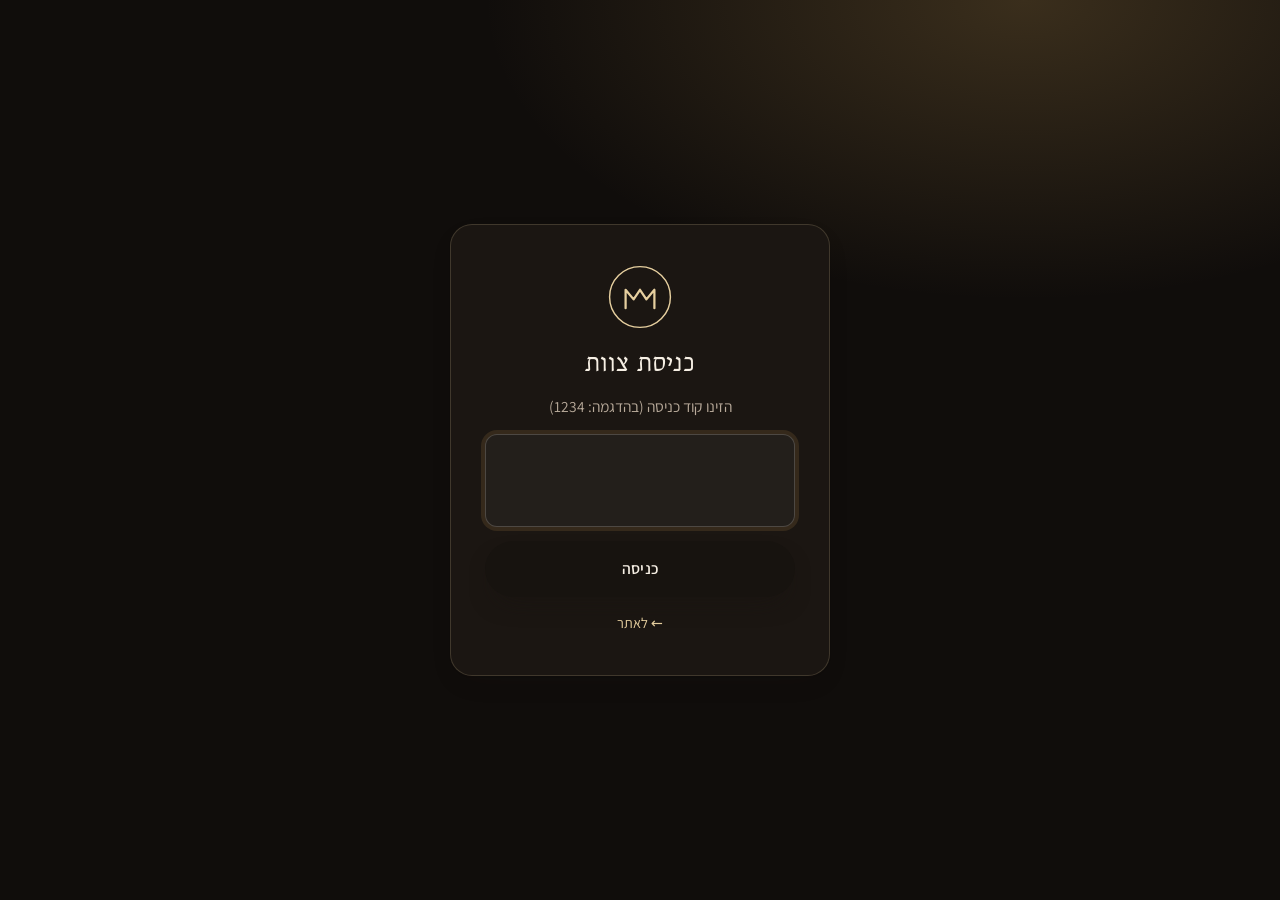
<file: momento/admin/index.html>
<!doctype html>
<html lang="he" dir="rtl">
<head>
<meta charset="utf-8">
<meta name="viewport" content="width=device-width, initial-scale=1">
<title>מומנטו – ניהול</title>
<meta name="theme-color" content="#2a211c">
<meta name="robots" content="noindex">
<link rel="icon" href="../app/icon.svg" type="image/svg+xml">
<link rel="preconnect" href="https://fonts.googleapis.com"><link rel="preconnect" href="https://fonts.gstatic.com" crossorigin>
<link href="https://fonts.googleapis.com/css2?family=Assistant:wght@300;400;600;700;800&family=Bellefair&family=Frank+Ruhl+Libre:wght@500&display=swap" rel="stylesheet">
<link rel="stylesheet" href="../shared/base.css?v=2">
<link rel="stylesheet" href="admin.css?v=2">
</head>
<body>
<div class="login" id="login" hidden>
  <form class="card login-box" id="loginForm">
    <div class="brand-mark"><svg viewBox="0 0 40 40"><circle cx="20" cy="20" r="19" fill="none" stroke="currentColor" stroke-width=".9"/><path d="M11 27V15.5l5 6 4-6 4 6 5-6V27" fill="none" stroke="currentColor" stroke-width="1.4" stroke-linecap="round" stroke-linejoin="round"/></svg></div>
    <h1>כניסת צוות</h1>
    <p>הזינו קוד כניסה (בהדגמה: 1234)</p>
    <input class="input pin" id="pin" type="password" inputmode="numeric" maxlength="8" autocomplete="current-password" aria-label="קוד כניסה">
    <button class="btn btn-primary btn-block">כניסה</button>
    <a href="../">← לאתר</a>
  </form>
</div>

<div class="shell" id="shell" hidden>
  <aside class="side" id="side">
    <div class="side-logo"><span class="brand-mark"><svg viewBox="0 0 40 40"><circle cx="20" cy="20" r="19" fill="none" stroke="currentColor" stroke-width=".9"/><path d="M11 27V15.5l5 6 4-6 4 6 5-6V27" fill="none" stroke="currentColor" stroke-width="1.4" stroke-linecap="round" stroke-linejoin="round"/></svg></span><div><b id="brandName">מומנטו</b><small>מערכת ניהול</small></div></div>
    <button class="side-search" id="openPal"><svg viewBox="0 0 24 24" width="16" height="16" aria-hidden="true"><path fill="currentColor" d="M10 4a6 6 0 1 0 3.7 10.7l4.8 4.8 1.4-1.4-4.8-4.8A6 6 0 0 0 10 4Zm0 2a4 4 0 1 1 0 8 4 4 0 0 1 0-8Z"/></svg>חיפוש מהיר<kbd>Ctrl K</kbd></button>
    <nav class="side-nav" id="sideNav">
      <span class="side-sec">ראשי</span>
      <a href="#dashboard" data-v="dashboard"><svg viewBox="0 0 24 24"><path d="M3 13h8V3H3Zm0 8h8v-6H3Zm10 0h8V11h-8Zm0-18v6h8V3Z"/></svg>לוח בקרה</a>
      <a href="#events" data-v="events"><svg viewBox="0 0 24 24"><path d="M19 4h-1V2h-2v2H8V2H6v2H5a2 2 0 0 0-2 2v14a2 2 0 0 0 2 2h14a2 2 0 0 0 2-2V6a2 2 0 0 0-2-2Zm0 16H5V10h14ZM7 12h5v5H7Z"/></svg>אירועים ולידים<em id="nLeads"></em></a>
      <a href="#calendar" data-v="calendar"><svg viewBox="0 0 24 24"><path d="M19 4h-1V2h-2v2H8V2H6v2H5a2 2 0 0 0-2 2v14a2 2 0 0 0 2 2h14a2 2 0 0 0 2-2V6a2 2 0 0 0-2-2Zm0 16H5V9h14Z"/></svg>יומן</a>
      <span class="side-sec">באירוע</span>
      <a href="#queue" data-v="queue"><svg viewBox="0 0 24 24"><path d="M19 8H5a3 3 0 0 0-3 3v6h4v4h12v-4h4v-6a3 3 0 0 0-3-3Zm-3 11H8v-5h8Zm3-7a1 1 0 1 1 0-2 1 1 0 0 1 0 2Zm-1-9H6v4h12Z"/></svg>תור הדפסה<em id="nQueue"></em></a>
      <span class="side-sec">מכירות ותפעול</span>
      <a href="#shop" data-v="shop"><svg viewBox="0 0 24 24"><path d="M7 18a2 2 0 1 0 0 4 2 2 0 0 0 0-4Zm10 0a2 2 0 1 0 0 4 2 2 0 0 0 0-4ZM5.2 4l.4 2H21l-2 8H7.4l.4 2H19v2H6.2L3.6 4H1V2h3.9Z"/></svg>הזמנות חנות<em id="nShop"></em></a>
      <a href="#clients" data-v="clients"><svg viewBox="0 0 24 24"><path d="M16 11a3 3 0 1 0 0-6 3 3 0 0 0 0 6Zm-8 0a3 3 0 1 0 0-6 3 3 0 0 0 0 6Zm0 2c-2.3 0-7 1.2-7 3.5V19h14v-2.5C15 14.2 10.3 13 8 13Zm8 0h-1a4.2 4.2 0 0 1 2 3.5V19h6v-2.5c0-2.3-4.7-3.5-7-3.5Z"/></svg>לקוחות</a>
      <a href="#inventory" data-v="inventory"><svg viewBox="0 0 24 24"><path d="M20 2H4v4h16Zm-1 6H5v12a2 2 0 0 0 2 2h10a2 2 0 0 0 2-2Zm-4 5H9v-2h6Z"/></svg>מלאי<em id="nStock" class="warn"></em></a>
      <a href="#catalog" data-v="catalog"><svg viewBox="0 0 24 24"><path d="M21.4 11.6 12.4 2.6A2 2 0 0 0 11 2H4a2 2 0 0 0-2 2v7c0 .6.2 1.1.6 1.4l9 9a2 2 0 0 0 2.8 0l7-7a2 2 0 0 0 0-2.8ZM5.5 7a1.5 1.5 0 1 1 0-3 1.5 1.5 0 0 1 0 3Z"/></svg>מוצרים וחבילות</a>
      <a href="#staff" data-v="staff"><svg viewBox="0 0 24 24"><path d="M12 12a4 4 0 1 0 0-8 4 4 0 0 0 0 8Zm0 2c-2.7 0-8 1.3-8 4v2h16v-2c0-2.7-5.3-4-8-4Z"/></svg>צוות</a>
      <a href="#settings" data-v="settings"><svg viewBox="0 0 24 24"><path d="M19.4 13a7.6 7.6 0 0 0 0-2l2.1-1.6-2-3.5-2.5 1a7.4 7.4 0 0 0-1.7-1L15 3h-4l-.4 2.6a7.4 7.4 0 0 0-1.7 1l-2.5-1-2 3.5L4.6 11a7.6 7.6 0 0 0 0 2l-2.1 1.6 2 3.5 2.5-1a7.4 7.4 0 0 0 1.7 1L11 21h4l.4-2.6a7.4 7.4 0 0 0 1.7-1l2.5 1 2-3.5ZM13 15.5a3.5 3.5 0 1 1 0-7 3.5 3.5 0 0 1 0 7Z"/></svg>הגדרות</a>
    </nav>
    <div class="side-foot"><a href="../" target="_blank">האתר ↗</a><a href="../app/" target="_blank">אפליקציה ↗</a><button id="logout">יציאה</button></div>
  </aside>
  <div class="main">
    <header class="mtop"><button class="burger" id="burger" aria-label="תפריט">☰</button><h1 id="vTitle">לוח בקרה</h1><span class="station-title" id="stTitle"></span><div class="mtop-act" id="vActions"></div></header>
    <div class="view" id="view"></div>
  </div>
</div>

<script src="../shared/qrcode.js"></script>
<script src="../shared/store.js?v=2"></script>
<script src="admin.js?v=2"></script>
</body>
</html>
</file>
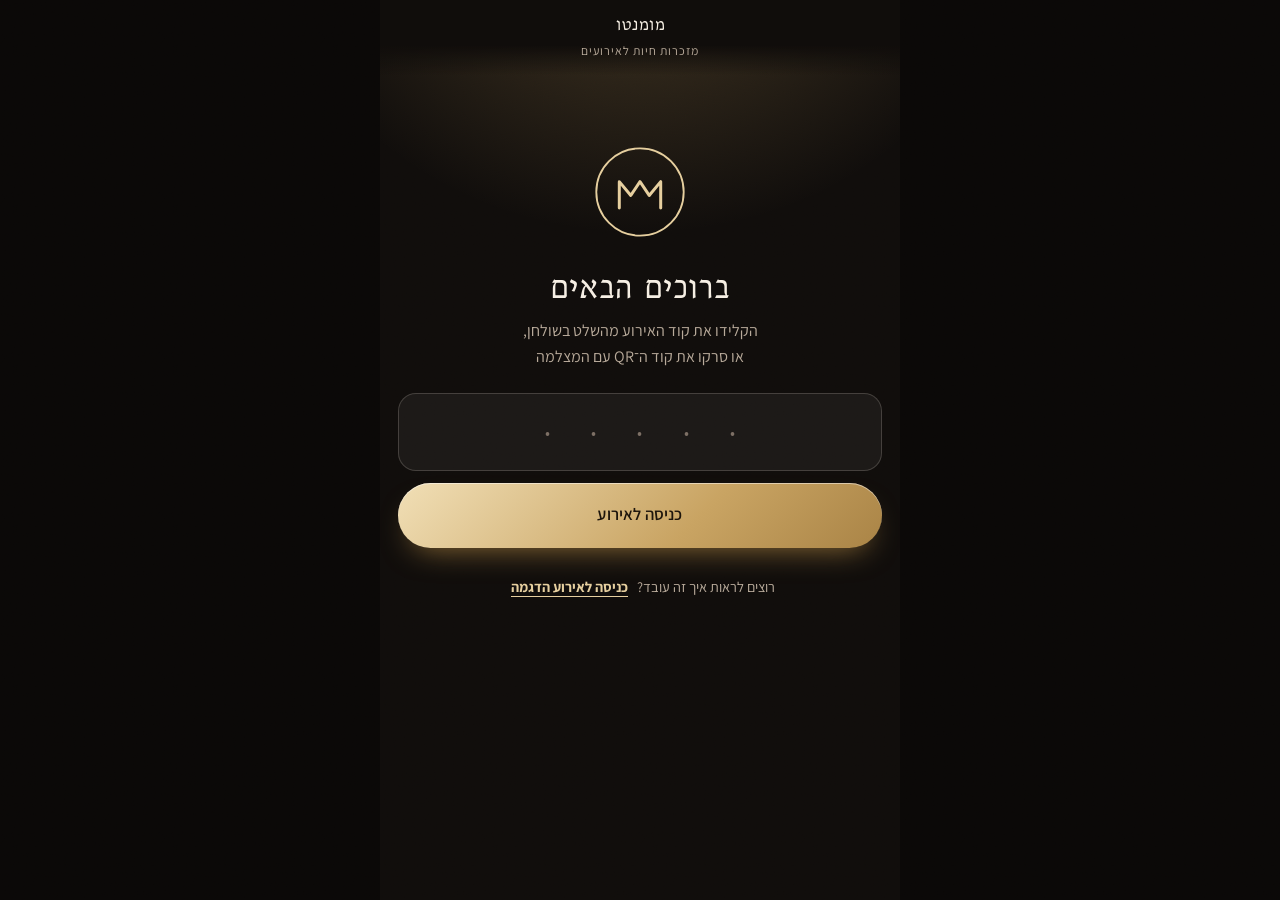
<file: momento/app/index.html>
<!doctype html>
<html lang="he" dir="rtl">
<head>
<meta charset="utf-8">
<meta name="viewport" content="width=device-width, initial-scale=1, viewport-fit=cover">
<title>מומנטו – אפליקציית אורחים</title>
<meta name="theme-color" content="#100d0b">
<meta name="apple-mobile-web-app-capable" content="yes">
<link rel="manifest" href="manifest.webmanifest">
<link rel="icon" href="icon.svg" type="image/svg+xml">
<link rel="apple-touch-icon" href="icon-192.png">
<link rel="preconnect" href="https://fonts.googleapis.com"><link rel="preconnect" href="https://fonts.gstatic.com" crossorigin>
<link href="https://fonts.googleapis.com/css2?family=Assistant:wght@300;400;600;700&family=Bellefair&family=Frank+Ruhl+Libre:wght@500&display=swap" rel="stylesheet">
<link rel="stylesheet" href="../shared/base.css?v=2">
<link rel="stylesheet" href="app.css?v=2">
</head>
<body>
<div class="app" id="app">
  <header class="bar">
    <button class="bar-btn" id="back" aria-label="חזרה" hidden>→</button>
    <div class="bar-title"><b id="evTitle">מומנטו</b><small id="evSub">מזכרות חיות לאירועים</small></div>
    <button class="bar-btn" id="mine" aria-label="ההזמנות שלי" hidden><span id="mineCount">0</span></button>
  </header>
  <main class="screen" id="screen"></main>
  <nav class="tabs" id="tabs" hidden>
    <button data-go="home" aria-current="page"><svg viewBox="0 0 24 24"><path d="M12 7a5 5 0 1 0 0 10 5 5 0 0 0 0-10Zm8-3h-3.2L15 2H9L7.2 4H4a2 2 0 0 0-2 2v12a2 2 0 0 0 2 2h16a2 2 0 0 0 2-2V6a2 2 0 0 0-2-2Z"/></svg>מזכרת חדשה</button>
    <button data-go="orders"><svg viewBox="0 0 24 24"><path d="M19 3H5a2 2 0 0 0-2 2v14a2 2 0 0 0 2 2h14a2 2 0 0 0 2-2V5a2 2 0 0 0-2-2Zm-7 14-5-5 1.4-1.4 3.6 3.6 7.6-7.6L21 8Z"/></svg>ההזמנות שלי</button>
    <button data-go="gallery"><svg viewBox="0 0 24 24"><path d="M22 16V4a2 2 0 0 0-2-2H8a2 2 0 0 0-2 2v12a2 2 0 0 0 2 2h12a2 2 0 0 0 2-2Zm-11-4 2 2.7 3-3.7 4 5H8ZM2 6v14a2 2 0 0 0 2 2h14v-2H4V6Z"/></svg>גלריה</button>
  </nav>
</div>
<input type="file" accept="image/*" capture="user" id="camFile" hidden>
<input type="file" accept="image/*" id="libFile" hidden>
<script src="../shared/store.js?v=2"></script>
<script src="app.js?v=2"></script>
</body>
</html>
</file>
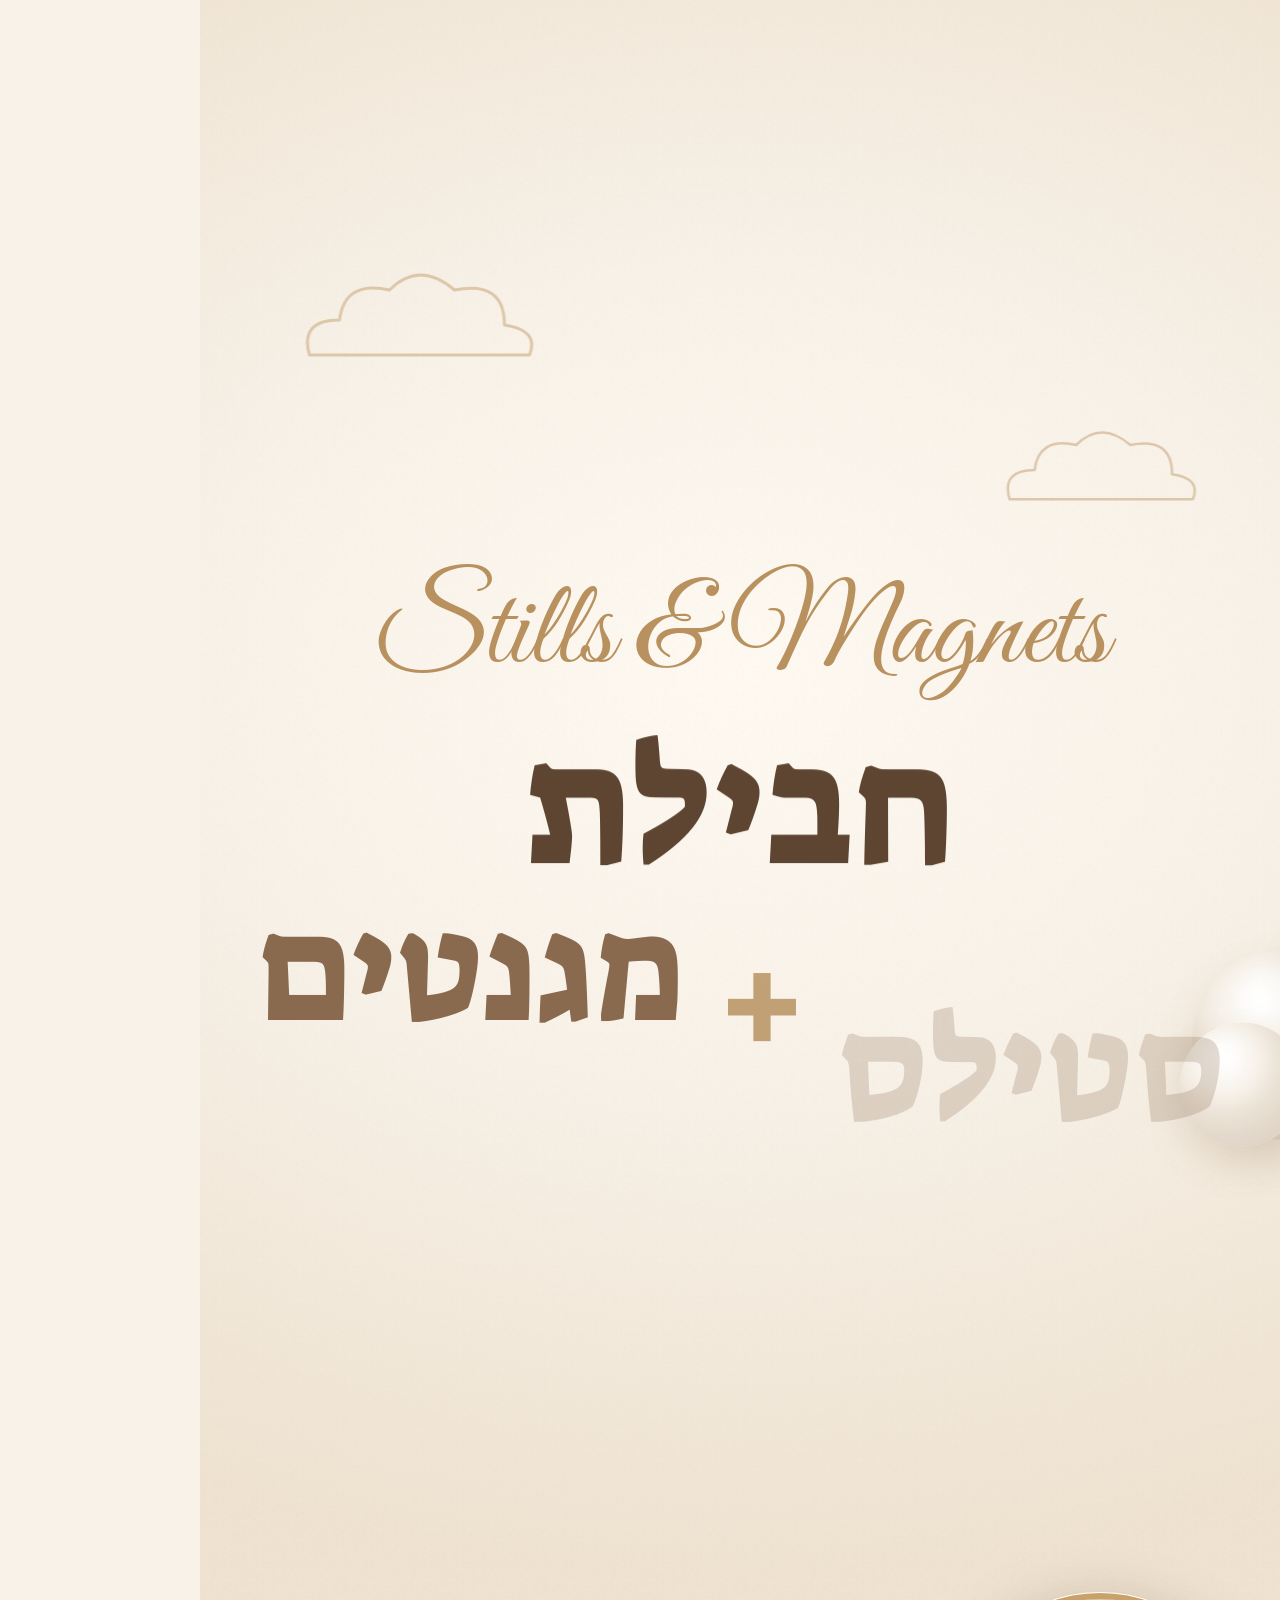
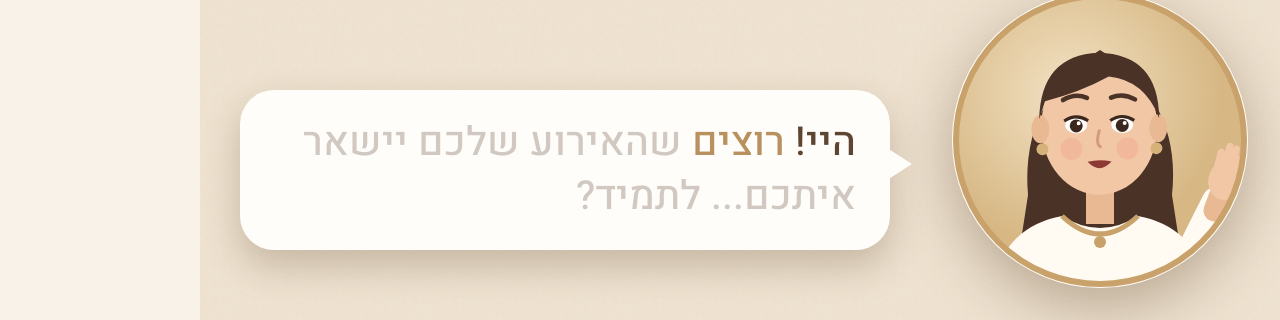
<file: ad-source/index_avatar.html>
<!doctype html>
<html lang="he" dir="rtl">
<head>
<meta charset="utf-8">
<title>Stills Magnets Ad</title>
<link rel="stylesheet" href="assets/fonts_local.css">
<style>
  :root{
    --cream:#f8f2e9; --cream2:#efe3d1; --sand:#dcc7a9; --gold:#b8915f; --gold2:#d6b27a;
    --brown:#5e4532; --brown2:#8a6a4f; --white:#fffdf9;
  }
  *{margin:0;padding:0;box-sizing:border-box}
  html,body{width:1080px;height:1920px;overflow:hidden;background:var(--cream)}
  body{font-family:'Heebo',sans-serif;color:var(--brown)}
  #stage{position:relative;width:1080px;height:1920px;overflow:hidden}
  .scene{position:absolute;inset:0;overflow:hidden}
  .bg{position:absolute;inset:0;background:
      radial-gradient(1200px 900px at 50% 35%, #fffaf2 0%, var(--cream) 45%, var(--cream2) 100%);}
  .grain{position:absolute;inset:0;opacity:.18;mix-blend-mode:multiply;
      background-image:url("data:image/svg+xml;utf8,<svg xmlns='http://www.w3.org/2000/svg' width='200' height='200'><filter id='n'><feTurbulence baseFrequency='.9' numOctaves='2' stitchTiles='stitch'/><feColorMatrix values='0 0 0 0 .5  0 0 0 0 .4  0 0 0 0 .3  0 0 0 .35 0'/></filter><rect width='200' height='200' filter='url(%23n)'/></svg>")}
  .deco{position:absolute;stroke:var(--sand);fill:none;stroke-width:3;stroke-linecap:round;stroke-linejoin:round}
  .center{position:absolute;left:0;right:0;text-align:center}
  .script{font-family:'Great Vibes',cursive;color:var(--gold);direction:ltr}
  .suez{font-family:'Suez One',serif}
  .word{display:inline-block}
  .balloon{position:absolute;border-radius:50%;
      box-shadow: inset -18px -22px 40px rgba(120,90,60,.18), 0 20px 40px rgba(120,90,60,.12)}
  .balloon::after{content:"";position:absolute;width:26%;height:18%;left:22%;top:16%;border-radius:50%;
      background:rgba(255,255,255,.55);filter:blur(6px);transform:rotate(-30deg)}
  #flash{position:absolute;inset:0;background:#fff;opacity:0;pointer-events:none;z-index:50}

  /* polaroid magnet */
  .pol{position:absolute;width:380px;height:470px;background:var(--white);padding:22px 22px 0;
      box-shadow:0 30px 60px rgba(90,60,30,.25), 0 4px 10px rgba(90,60,30,.15);border-radius:6px}
  .pol .ph{width:100%;height:336px;background-image:url(assets/wall.jpg);background-size:1200px 1600px;border-radius:2px}
  .pol .cap{font-family:'Great Vibes',cursive;color:var(--brown2);font-size:46px;text-align:center;margin-top:18px;direction:ltr}
  .pin{position:absolute;top:-20px;left:50%;width:46px;height:46px;margin-left:-23px;border-radius:50%;
      background:radial-gradient(circle at 35% 30%, #f3dcb0, var(--gold) 55%, #7d5c33);box-shadow:0 6px 12px rgba(0,0,0,.25)}

  .stamp{position:absolute;width:330px;height:330px;border-radius:50%;
      background:radial-gradient(circle at 40% 35%, #e7c890, var(--gold) 60%, #94703f);
      color:#fff;display:flex;flex-direction:column;align-items:center;justify-content:center;text-align:center;
      box-shadow:0 25px 50px rgba(110,80,40,.35)}
  .stamp::before{content:"";position:absolute;inset:14px;border:3px dashed rgba(255,255,255,.7);border-radius:50%}

  .pill{display:inline-block;padding:18px 44px;border-radius:999px;font-weight:500;font-size:46px;
      background:var(--white);color:var(--brown);box-shadow:0 12px 30px rgba(90,60,30,.18);margin:0 12px}

  .vf{position:absolute;border-color:#fff;border-style:solid;width:110px;height:110px}
  .hud{position:absolute;color:#fff;font-family:'Heebo';font-weight:500;font-size:34px;direction:ltr;letter-spacing:2px;text-shadow:0 2px 8px rgba(0,0,0,.4)}

  .row{display:flex;align-items:center;gap:30px;background:var(--white);border-radius:28px;padding:30px 44px;
      margin:0 auto 34px;width:940px;box-shadow:0 14px 34px rgba(90,60,30,.15);font-size:48px;font-weight:500}
  .check{flex:none;width:76px;height:76px;border-radius:50%;background:var(--gold);display:flex;align-items:center;justify-content:center}
  .btn{display:inline-block;padding:34px 90px;border-radius:999px;font-family:'Suez One';font-size:64px;color:#fff;
      background:linear-gradient(135deg,#c9a26b,#9c7646);box-shadow:0 22px 50px rgba(120,85,40,.4)}
  .sparkle{position:absolute;width:40px;height:40px}

  #avatar{position:absolute;right:30px;top:1590px;width:300px;height:300px;z-index:40}
  #avatar svg{width:100%;height:100%;filter:drop-shadow(0 18px 30px rgba(80,55,30,.35))}
  #bubble{position:absolute;left:40px;width:650px;top:1690px;min-height:150px;z-index:40;background:#fffdf9;border-radius:34px;
     padding:26px 34px;font-size:40px;line-height:1.35;font-weight:500;color:#5e4532;box-shadow:0 16px 36px rgba(80,55,30,.25);
     display:flex;align-items:center}
  #bubble::after{content:"";position:absolute;right:-22px;top:56px;border:18px solid transparent;border-left:28px solid #fffdf9;border-right:0}
  #bubble .w{display:inline-block;margin-left:10px;transition:none}
  #s2bottom2,#s3sub,#s4sub2{display:none}
</style>
</head>
<body>
<div id="stage">

  <!-- ================= SCENE 1: INTRO ================= -->
  <section class="scene" id="s1">
    <div class="bg"></div><div class="grain"></div>
    <svg class="deco" id="s1cloudA" style="left:90px;top:260px" width="260" height="120" viewBox="0 0 260 120"><path d="M20 95 Q10 60 50 60 Q55 20 100 30 Q130 0 165 30 Q215 20 215 65 Q250 70 240 95 Z"/></svg>
    <svg class="deco" id="s1cloudB" style="right:70px;top:420px" width="220" height="100" viewBox="0 0 260 120"><path d="M20 95 Q10 60 50 60 Q55 20 100 30 Q130 0 165 30 Q215 20 215 65 Q250 70 240 95 Z"/></svg>
    <div id="s1balloons"></div>
    <div class="center script" id="s1script" style="top:560px;font-size:120px">Stills &amp; Magnets</div>
    <div class="center suez" style="top:720px;font-size:170px;line-height:1.05">
      <span class="word" id="s1w1">חבילת</span>
    </div>
    <div class="center suez" style="top:900px;font-size:150px;line-height:1.05;color:var(--brown2)">
      <span class="word" id="s1w2">סטילס</span>
      <span class="word" id="s1w3" style="color:var(--gold)">+</span>
      <span class="word" id="s1w4">מגנטים</span>
    </div>
    <div id="s1line" style="position:absolute;top:1120px;left:340px;width:400px;height:4px;background:var(--gold);border-radius:4px"></div>
    <div class="center" id="s1tag" style="top:1170px;font-size:60px;font-weight:300">רגעים שנשארים... <b style="font-weight:800">גם על המקרר</b></div>
  </section>

  <!-- ================= SCENE 2: MAGNETS ================= -->
  <section class="scene" id="s2">
    <div class="bg" style="background:radial-gradient(1200px 1000px at 50% 50%, #fbf6ee, #ead9c0)"></div><div class="grain"></div>
    <div class="center" id="s2kicker" style="top:150px;font-size:56px;font-weight:500;color:var(--gold);letter-spacing:4px">מגנטים לאירוע</div>
    <div class="center suez" style="top:230px;font-size:118px;line-height:1.1">
      <span class="word" id="s2w1">טריים</span> <span class="word" id="s2w2">ואיכותיים</span>
    </div>
    <div class="pol" id="pol1" style="left:80px;top:640px"><div class="pin"></div><div class="ph" style="background-position:-500px -560px"></div><div class="cap">Welcome</div></div>
    <div class="pol" id="pol2" style="left:350px;top:600px;z-index:2"><div class="pin"></div><div class="ph" style="background-position:-440px -740px"></div><div class="cap">Baby Boy</div></div>
    <div class="pol" id="pol3" style="left:620px;top:660px"><div class="pin"></div><div class="ph" style="background-position:-180px -760px"></div><div class="cap">Sweet</div></div>
    <div class="stamp" id="s2stamp" style="left:375px;top:1170px;z-index:5">
      <div class="suez" style="font-size:78px;line-height:1">ללא</div>
      <div class="suez" style="font-size:78px;line-height:1">הגבלה!</div>
    </div>
    <div class="center" id="s2bottom" style="top:1555px;right:330px;font-size:66px;font-weight:300">לאורך <b style="font-weight:800">כל האירוע</b></div>
    <div class="center" id="s2bottom2" style="top:1680px;font-size:44px;color:var(--brown2)">מודפסים במקום · מוכנים תוך דקות</div>
  </section>

  <!-- ================= SCENE 3: STILLS ================= -->
  <section class="scene" id="s3" style="background:#1d1611">
    <div id="s3photo" style="position:absolute;inset:0;background:url(assets/wall.jpg) center/cover"></div>
    <div style="position:absolute;inset:0;background:linear-gradient(to bottom, rgba(20,14,10,.35), rgba(20,14,10,0) 30%, rgba(20,14,10,0) 50%, rgba(30,20,12,.85) 78%)"></div>
    <div class="vf" style="left:70px;top:120px;border-width:6px 0 0 6px"></div>
    <div class="vf" style="right:70px;top:120px;border-width:6px 6px 0 0"></div>
    <div class="vf" style="left:70px;top:1050px;border-width:0 0 6px 6px"></div>
    <div class="vf" style="right:70px;top:1050px;border-width:0 6px 6px 0"></div>
    <div id="s3focus" style="position:absolute;left:420px;top:560px;width:240px;height:180px;border:4px solid #fff;border-radius:6px"></div>
    <div class="hud" style="left:110px;top:150px"><span style="display:inline-block;width:22px;height:22px;border-radius:50%;background:#e8b86a;margin-right:12px;vertical-align:middle" id="s3dot"></span>PHOTO</div>
    <div class="hud" style="right:110px;top:150px" id="s3count">001</div>
    <div class="hud" style="left:0;right:0;text-align:center;top:1080px;font-size:30px;opacity:.9">ISO 400 &nbsp;&nbsp; f/2.8 &nbsp;&nbsp; 1/160</div>
    <div id="s3shutterT" style="position:absolute;left:0;right:0;top:0;height:0;background:#000;z-index:10"></div>
    <div id="s3shutterB" style="position:absolute;left:0;right:0;bottom:0;height:0;background:#000;z-index:10"></div>
    <div class="center suez" style="top:1265px;font-size:140px;color:#fff;text-shadow:0 6px 30px rgba(0,0,0,.4)"><span class="word" id="s3t1">צילומי</span> <span class="word" id="s3t2" style="color:#f0d3a0">סטילס</span></div>
    <div class="center" style="top:1478px">
      <span class="pill" id="s3p1">צילומי יום</span><span class="pill" id="s3p2">צילומים ספונטניים</span>
    </div>
    <div class="center" id="s3sub" style="top:1690px;font-size:44px;color:#f3e6d2;font-weight:300">כל רגע, כל חיוך, כל דמעה</div>
  </section>

  <!-- ================= SCENE 4: PHOTO WALL ================= -->
  <section class="scene" id="s4">
    <div class="bg" style="background:radial-gradient(1200px 1000px at 50% 40%, #fffaf2, #ecdcc4)"></div><div class="grain"></div>
    <div class="center" id="s4kicker" style="top:110px;font-size:54px;font-weight:500;color:var(--gold);letter-spacing:3px">תוספת מושלמת</div>
    <div class="center suez" style="top:180px;font-size:120px"><span class="word" id="s4t1" style="color:var(--gold)">+</span> <span class="word" id="s4t2">קיר</span> <span class="word" id="s4t3">צילום</span></div>
    <div id="s4frame" style="position:absolute;left:150px;top:390px;width:780px;height:1040px;padding:18px;background:var(--white);border-radius:18px;box-shadow:0 40px 80px rgba(90,60,30,.3)">
      <div style="width:100%;height:100%;overflow:hidden;border-radius:10px">
        <div id="s4img" style="width:100%;height:100%;background:url(assets/wall.jpg) center/cover"></div>
      </div>
    </div>
    <svg class="sparkle" id="sp1" style="left:110px;top:420px" viewBox="0 0 40 40"><path d="M20 0 L24 16 L40 20 L24 24 L20 40 L16 24 L0 20 L16 16Z" fill="#d6b27a"/></svg>
    <svg class="sparkle" id="sp2" style="left:920px;top:780px;width:56px;height:56px" viewBox="0 0 40 40"><path d="M20 0 L24 16 L40 20 L24 24 L20 40 L16 24 L0 20 L16 16Z" fill="#d6b27a"/></svg>
    <svg class="sparkle" id="sp3" style="left:120px;top:1300px;width:30px;height:30px" viewBox="0 0 40 40"><path d="M20 0 L24 16 L40 20 L24 24 L20 40 L16 24 L0 20 L16 16Z" fill="#d6b27a"/></svg>
    <div id="s4ribbon" style="position:absolute;left:90px;right:90px;top:1360px;height:190px;border-radius:24px;
        background:linear-gradient(135deg,#c9a26b,#9c7646);box-shadow:0 26px 50px rgba(110,80,40,.4);
        display:flex;align-items:center;justify-content:center;color:#fff">
      <span class="suez" style="font-size:96px">במחיר לכל כיס</span>
    </div>
    <div class="center" id="s4sub" style="top:1600px;right:330px;font-size:44px;font-weight:300">מעוצב <b style="font-weight:800">בהתאמה אישית</b> לאירוע שלכם</div>
    <div class="center" id="s4sub2" style="top:1710px;font-size:42px;color:var(--brown2)">ברית · בר/בת מצווה · חתונה · יום הולדת</div>
  </section>

  <!-- ================= SCENE 5: CTA ================= -->
  <section class="scene" id="s5">
    <div class="bg"></div><div class="grain"></div>
    <div id="s5balloons"></div>
    <div class="center script" id="s5script" style="top:250px;font-size:110px">All in one</div>
    <div class="center suez" id="s5title" style="top:400px;font-size:120px">הכל בחבילה אחת</div>
    <div style="position:absolute;top:660px;left:0;right:0">
      <div class="row" id="r1"><div class="check"><svg width="44" height="44" viewBox="0 0 24 24"><path d="M4 12.5l5 5L20 6.5" stroke="#fff" stroke-width="3.2" fill="none" stroke-linecap="round" stroke-linejoin="round"/></svg></div>מגנטים איכותיים ללא הגבלה</div>
      <div class="row" id="r2"><div class="check"><svg width="44" height="44" viewBox="0 0 24 24"><path d="M4 12.5l5 5L20 6.5" stroke="#fff" stroke-width="3.2" fill="none" stroke-linecap="round" stroke-linejoin="round"/></svg></div>צילומי סטילס – יום וספונטני</div>
      <div class="row" id="r3"><div class="check"><svg width="44" height="44" viewBox="0 0 24 24"><path d="M4 12.5l5 5L20 6.5" stroke="#fff" stroke-width="3.2" fill="none" stroke-linecap="round" stroke-linejoin="round"/></svg></div>קיר צילום מעוצב – במחיר לכל כיס</div>
    </div>
    <div class="center" style="top:1330px"><span class="btn" id="s5btn">שריינו תאריך עכשיו</span></div>
    <div class="center" id="s5sub" style="top:1495px;font-size:50px;font-weight:300">לפרטים והזמנות – <b style="font-weight:800">שלחו הודעה</b></div>
  </section>


  <div id="avatar"><svg viewBox="0 0 300 300">
    <defs>
      <radialGradient id="abg" cx="40%" cy="35%"><stop offset="0" stop-color="#f3e2c4"/><stop offset="1" stop-color="#d7b885"/></radialGradient>
      <clipPath id="aclip"><circle cx="150" cy="150" r="142"/></clipPath>
    </defs>
    <circle cx="150" cy="150" r="148" fill="#fffdf9"/>
    <g clip-path="url(#aclip)">
      <rect width="300" height="300" fill="url(#abg)"/>
      <g id="aBody">
        <path d="M78 205 Q70 110 150 60 Q232 110 222 205 L232 270 L68 270Z" fill="#4a3226"/>
        <rect x="136" y="190" width="28" height="44" fill="#e9b994"/>
        <path d="M40 310 Q48 238 112 226 Q150 250 188 226 Q252 238 260 310Z" fill="#fffaf2"/>
        <path d="M112 226 Q150 262 188 226" fill="none" stroke="#c9a26b" stroke-width="5"/>
        <circle cx="150" cy="252" r="6" fill="#c9a26b"/>
        <g id="aArm">
          <path d="M226 300 Q236 250 246 205" stroke="#fffaf2" stroke-width="30" stroke-linecap="round" fill="none"/>
          <path d="M246 214 L248 196" stroke="#e9b994" stroke-width="22" stroke-linecap="round"/>
          <ellipse cx="249" cy="182" rx="17" ry="20" fill="#f1c7a5"/>
          <path d="M238 170 v-14 M245 166 v-18 M252 166 v-17 M259 170 v-13" stroke="#f1c7a5" stroke-width="7" stroke-linecap="round"/>
        </g>
        <g id="aHead">
          <ellipse cx="150" cy="138" rx="58" ry="68" fill="#f1c7a5"/>
          <circle cx="93" cy="160" r="6" fill="#d6b27a"/><circle cx="207" cy="160" r="6" fill="#d6b27a"/>
          <ellipse cx="91" cy="140" rx="9" ry="14" fill="#e9b994"/><ellipse cx="209" cy="140" rx="9" ry="14" fill="#e9b994"/>
          <path d="M90 130 Q92 66 150 64 Q210 66 210 130 Q196 92 160 88 Q130 104 96 112Z" fill="#4a3226"/>
          <circle cx="122" cy="160" r="11" fill="#f19a8a" opacity=".35"/><circle cx="178" cy="160" r="11" fill="#f19a8a" opacity=".35"/>
          <g id="aBrows" stroke="#4a3226" stroke-width="4.5" stroke-linecap="round" fill="none">
            <path d="M114 118 Q126 111 138 116"/><path d="M162 116 Q174 111 186 118"/>
          </g>
          <g id="aEyes">
            <g id="aEyeL" style="transform-origin:127px 136px"><ellipse cx="127" cy="136" rx="11" ry="8.5" fill="#fff"/><circle cx="127" cy="137" r="6.5" fill="#3b271c"/><circle cx="129.5" cy="134.5" r="2" fill="#fff"/><path d="M115 132 Q127 124 139 132" stroke="#3b271c" stroke-width="3" fill="none"/></g>
            <g id="aEyeR" style="transform-origin:173px 136px"><ellipse cx="173" cy="136" rx="11" ry="8.5" fill="#fff"/><circle cx="173" cy="137" r="6.5" fill="#3b271c"/><circle cx="175.5" cy="134.5" r="2" fill="#fff"/><path d="M161 132 Q173 124 185 132" stroke="#3b271c" stroke-width="3" fill="none"/></g>
          </g>
          <path d="M150 142 Q146 156 151 158" stroke="#d49b7a" stroke-width="3" fill="none" stroke-linecap="round"/>
          <g id="aMouth">
            <path class="m" data-m="0" d="M134 174 Q150 188 166 174" stroke="#a3473f" stroke-width="4" fill="none" stroke-linecap="round"/>
            <g class="m" data-m="1"><path d="M138 173 Q150 170 162 173 Q150 186 138 173Z" fill="#8e3a34"/></g>
            <g class="m" data-m="2"><path d="M135 171 Q150 167 165 171 Q150 196 135 171Z" fill="#8e3a34"/><path d="M139 172 Q150 170 161 172 L160 176 Q150 175 140 176Z" fill="#fff"/><ellipse cx="150" cy="186" rx="7" ry="3.5" fill="#d9706a"/></g>
            <g class="m" data-m="3"><ellipse cx="150" cy="178" rx="7.5" ry="9.5" fill="#8e3a34"/></g>
            <g class="m" data-m="4"><path d="M131 170 Q150 174 169 170 Q150 196 131 170Z" fill="#8e3a34"/><path d="M134 171 Q150 175 166 171 L164 176 Q150 179 136 176Z" fill="#fff"/></g>
          </g>
        </g>
      </g>
    </g>
    <circle cx="150" cy="150" r="144" fill="none" stroke="#c9a26b" stroke-width="6"/>
  </svg></div>
  <div id="bubble"><div id="btext"></div></div>
  <div id="flash"></div>
</div>

<script src="assets/gsap.min.js"></script>
<script>
const $ = s => document.querySelector(s);
const W = 1080, H = 1920;
const T = {s1:0, s2:4.2, s3:9.6, s4:15.0, s5:20.8, end:26.5};

/* ---------- balloons (procedural, deterministic) ---------- */
const COLORS = ['#efe5d6','#fbf8f3','#e3d3bb','#f5eee3','#d9c6aa'];
function rnd(i){ const x = Math.sin(i*127.1+311.7)*43758.5453; return x-Math.floor(x); }
function makeBalloons(host, n, seed, mode){
  const arr=[];
  for(let i=0;i<n;i++){
    const r = rnd(seed+i);
    const size = 70 + rnd(seed+i*3.3)*130;
    const el = document.createElement('div'); el.className='balloon';
    const c = COLORS[Math.floor(rnd(seed+i*7.1)*COLORS.length)];
    el.style.cssText += `width:${size}px;height:${size}px;background:radial-gradient(circle at 35% 30%, #fff 0%, ${c} 45%, ${c} 100%);`;
    host.appendChild(el);
    let x;
    if(mode==='sides'){ const left = i%2===0; x = left ? -40 + rnd(seed+i*5)*230 : W-190 + rnd(seed+i*5)*230 - size/2; }
    else x = rnd(seed+i*5)*W - size/2;
    arr.push({el,size,x,speed:60+rnd(seed+i*9)*90,phase:rnd(seed+i*2)*6.28,start:rnd(seed+i*11)*H});
  }
  return arr;
}
const b1 = makeBalloons($('#s1balloons'), 16, 1, 'free');
const b5 = makeBalloons($('#s5balloons'), 26, 50, 'sides');
function updBalloons(arr, t, rise){
  for(const b of arr){
    let y = (b.start + H + 200 - t*b.speed*rise) % (H+400) - 200;
    const x = b.x + Math.sin(t*1.2+b.phase)*18;
    b.el.style.transform = `translate(${x}px,${y}px) rotate(${Math.sin(t+b.phase)*6}deg)`;
  }
}

/* ---------- timeline ---------- */
gsap.defaults({ease:'power3.out'});
const tl = gsap.timeline({paused:true});

// scene visibility
gsap.set(['#s2','#s3','#s4','#s5'],{autoAlpha:0});

// S1 ---------------------------------------
tl.set('#flash',{opacity:1},0).to('#flash',{opacity:0,duration:.6,ease:'power2.out'},0.05);
tl.from('#s1balloons',{opacity:0,duration:1},0);
tl.from('#s1cloudA',{x:-120,opacity:0,duration:1.6},0.1).from('#s1cloudB',{x:120,opacity:0,duration:1.6},0.2);
tl.from('#s1script',{opacity:0,y:40,scale:.9,duration:1},0.35);
tl.from('#s1w1',{y:120,opacity:0,rotateX:-80,duration:.8,ease:'back.out(1.6)'},0.6);
tl.from(['#s1w4','#s1w3','#s1w2'],{y:120,opacity:0,duration:.7,stagger:.15,ease:'back.out(1.6)'},0.95);
tl.from('#s1line',{scaleX:0,duration:.7},1.5);
tl.from('#s1tag',{opacity:0,y:30,duration:.8},1.7);
tl.to('#s1script',{y:-10,duration:2.5,ease:'sine.inOut'},1.5);

// transition S1 -> S2 : circle reveal
tl.set('#s2',{autoAlpha:1,clipPath:'circle(0% at 50% 50%)'},T.s2-0.6);
tl.to('#s2',{clipPath:'circle(75% at 50% 50%)',duration:.9,ease:'power2.inOut'},T.s2-0.6);
tl.to('#s1',{scale:1.12,duration:.9,ease:'power2.in'},T.s2-0.6);
tl.set('#s1',{autoAlpha:0},T.s2+0.4);

// S2 ---------------------------------------
let t2 = T.s2-0.2;
tl.from('#s2kicker',{opacity:0,y:-30,duration:.6},t2);
tl.from(['#s2w2','#s2w1'],{opacity:0,y:80,duration:.7,stagger:.15,ease:'back.out(1.7)'},t2+.15);
tl.fromTo('#pol1',{y:-1100,rotation:-30},{y:0,rotation:-11,duration:1,ease:'bounce.out'},t2+.5);
tl.fromTo('#pol3',{y:-1100,rotation:30},{y:0,rotation:10,duration:1,ease:'bounce.out'},t2+.75);
tl.fromTo('#pol2',{y:-1100,rotation:5},{y:0,rotation:-2,duration:1,ease:'bounce.out'},t2+1.0);
tl.fromTo('#s2stamp',{scale:3.2,opacity:0,rotation:-40},{scale:1,opacity:1,rotation:-10,duration:.55,ease:'power4.in'},t2+1.9);
tl.to('#stage',{x:12,duration:.05,yoyo:true,repeat:5,ease:'none'},t2+2.45);
tl.to('#s2stamp',{scale:1.08,duration:.4,yoyo:true,repeat:5,ease:'sine.inOut'},t2+2.7);
tl.from('#s2bottom',{opacity:0,y:40,duration:.7},t2+2.6);
tl.from('#s2bottom2',{opacity:0,y:30,duration:.7},t2+2.9);
tl.to(['#pol1','#pol3'],{y:-14,duration:1.5,yoyo:true,repeat:1,ease:'sine.inOut'},t2+1.8);

// transition S2 -> S3 : camera flash
tl.to('#flash',{opacity:1,duration:.18,ease:'power1.in'},T.s3-0.18);
tl.set('#s2',{autoAlpha:0},T.s3);
tl.set('#s3',{autoAlpha:1},T.s3);
tl.to('#flash',{opacity:0,duration:.6,ease:'power2.out'},T.s3);

// S3 ---------------------------------------
const t3 = T.s3;
// shot 1 : elephant + welcome
tl.set('#s3photo',{backgroundSize:'2400px auto',backgroundPosition:'-750px -1000px'},t3);
tl.to('#s3photo',{backgroundPosition:'-800px -1040px',duration:1.6,ease:'none'},t3);
tl.fromTo('#s3focus',{scale:1.6,opacity:0},{scale:1,opacity:1,duration:.45,ease:'power2.out'},t3+.4);
tl.to('#s3focus',{borderColor:'#f0d3a0',duration:.1},t3+.85);
function shutter(at, nextPos, nextSize, count){
  tl.to(['#s3shutterT','#s3shutterB'],{height:960,duration:.12,ease:'power2.in'},at);
  tl.set('#s3photo',{backgroundSize:nextSize,backgroundPosition:nextPos},at+.12);
    tl.set('#s3focus',{borderColor:'#fff',scale:1.5,opacity:0},at+.12);
  tl.to(['#s3shutterT','#s3shutterB'],{height:0,duration:.18,ease:'power2.out'},at+.16);
  tl.fromTo('#flash',{opacity:.7},{opacity:0,duration:.35},at+.16);
}
shutter(t3+1.3,'-250px -1100px','2200px auto','002'); // giraffe / BABY
tl.to('#s3photo',{backgroundPosition:'-300px -1140px',duration:1.4,ease:'none'},t3+1.45);
tl.to('#s3focus',{scale:1,opacity:1,duration:.4},t3+1.6);
tl.to('#s3focus',{borderColor:'#f0d3a0',duration:.1},t3+2.0);
shutter(t3+2.6,'center center','cover','003');
tl.fromTo('#s3photo',{scale:1.15},{scale:1,duration:2.6,ease:'power1.out'},t3+2.75);
tl.to('#s3focus',{scale:1,opacity:1,duration:.4},t3+2.9);
tl.to('#s3dot',{opacity:.2,duration:.3,yoyo:true,repeat:9,ease:'none'},t3);
tl.from(['#s3t2','#s3t1'],{opacity:0,y:90,duration:.7,stagger:.15,ease:'back.out(1.6)'},t3+.5);
tl.from(['#s3p1','#s3p2'],{opacity:0,scale:.4,duration:.55,stagger:.25,ease:'back.out(2)'},t3+1.2);
tl.from('#s3sub',{opacity:0,y:30,duration:.7},t3+2.0);

// transition S3 -> S4 : slide up wipe
tl.set('#s4',{autoAlpha:1,clipPath:'inset(100% 0 0 0)'},T.s4-0.7);
tl.to('#s4',{clipPath:'inset(0% 0 0 0)',duration:.8,ease:'power3.inOut'},T.s4-0.7);
tl.to('#s3',{y:-300,duration:.8,ease:'power3.inOut'},T.s4-0.7);
tl.set('#s3',{autoAlpha:0},T.s4+0.2);

// S4 ---------------------------------------
const t4 = T.s4-0.3;
tl.from('#s4kicker',{opacity:0,y:-30,duration:.6},t4);
tl.from(['#s4t3','#s4t2','#s4t1'],{opacity:0,y:80,duration:.6,stagger:.12,ease:'back.out(1.8)'},t4+.15);
tl.from('#s4frame',{y:300,opacity:0,rotation:4,scale:.85,duration:1.1,ease:'power3.out'},t4+.3);
tl.fromTo('#s4img',{scale:1.35,transformOrigin:'50% 60%'},{scale:1,duration:5.5,ease:'power1.out'},t4+.3);
tl.fromTo('#s4ribbon',{scale:2.5,opacity:0,rotation:-8},{scale:1,opacity:1,rotation:-3,duration:.5,ease:'power4.in'},t4+1.9);
tl.to('#stage',{y:10,duration:.05,yoyo:true,repeat:5,ease:'none'},t4+2.4);
tl.to('#s4ribbon',{scale:1.05,duration:.45,yoyo:true,repeat:5,ease:'sine.inOut'},t4+2.7);
tl.from('#s4sub',{opacity:0,y:30,duration:.7},t4+2.6);
tl.from('#s4sub2',{opacity:0,y:30,duration:.7},t4+3.0);
['#sp1','#sp2','#sp3'].forEach((s,i)=>{
  tl.fromTo(s,{scale:0,rotation:0},{scale:1.2,rotation:180,duration:.7,ease:'back.out(2)',yoyo:true,repeat:3},t4+1.2+i*.4);
});

// transition S4 -> S5 : diagonal wipe
tl.set('#s5',{autoAlpha:1,clipPath:'polygon(0 0, 0 0, 0 0, 0 0)'},T.s5-0.7);
tl.to('#s5',{clipPath:'polygon(0 0, 200% 0, 0 200%, 0 0)',duration:.9,ease:'power2.inOut'},T.s5-0.7);
tl.set('#s4',{autoAlpha:0},T.s5+0.3);

// S5 ---------------------------------------
const t5 = T.s5-0.3;
tl.from('#s5script',{opacity:0,scale:.8,duration:.8},t5);
tl.from('#s5title',{opacity:0,y:60,duration:.7,ease:'back.out(1.6)'},t5+.2);
tl.from(['#r1','#r2','#r3'],{opacity:0,x:-400,duration:.6,stagger:.3,ease:'back.out(1.4)'},t5+.6);
tl.from(['#r1 .check','#r2 .check','#r3 .check'],{scale:0,duration:.4,stagger:.3,ease:'back.out(3)'},t5+.9);
tl.from('#s5btn',{opacity:0,scale:.5,duration:.6,ease:'back.out(2)'},t5+1.8);
tl.to('#s5btn',{scale:1.07,duration:.45,yoyo:true,repeat:7,ease:'sine.inOut'},t5+2.4);
tl.from('#s5sub',{opacity:0,y:30,duration:.7},t5+2.2);
tl.to({}, {duration:.01}, T.end);


/* ---------- avatar presenter ---------- */
const LINES = [
  {t:0.7,  txt:'היי! רוצים שהאירוע שלכם יישאר איתכם... לתמיד?'},
  {t:4.5,  txt:'מגנטים טריים ואיכותיים – ללא הגבלה, לאורך כל האירוע!'},
  {t:9.9,  txt:'צילומי סטילס מקצועיים – צילומי יום, וצילומים ספונטניים שתופסים כל רגע.'},
  {t:15.3, txt:'ועכשיו אפשר להוסיף גם קיר צילום מעוצב – במחיר לכל כיס!'},
  {t:21.2, txt:'הכל בחבילה אחת. שריינו את התאריך שלכם עוד היום!'},
];
// build word timings (rate ~ 13 chars/sec, pauses after punctuation)
for(const L of LINES){
  let c=L.t; L.words=[];
  for(const w of L.txt.split(' ')){
    if(w==='–'){ c+=0.18; L.words.push({w,s:c,e:c,dash:true}); continue; }
    const d=Math.max(.22, w.replace(/[^֐-׿]/g,'').length/13);
    L.words.push({w,s:c,e:c+d}); c+=d+0.05;
    if(/[,.!?…]$/.test(w)) c+=0.28;
  }
  L.end=c;
}
const bt=$('#btext'), bub=$('#bubble');
let curLine=-1;
const mouths=[...document.querySelectorAll('#aMouth .m')];
function setMouth(k){ mouths.forEach(m=>m.style.display = (+m.dataset.m===k)?'':'none'); }
const BROW_UP=[[6.1,7.2],[16.6,17.8],[0.8,1.6],[22.6,23.4]];
const WAVE=[[0.6,2.4],[24.2,26]];
const POINT=[[5.6,7.0],[10.6,11.6],[16.4,18.0]];
function inR(t,arr){ for(const [a,b] of arr) if(t>=a&&t<=b) return (t-a)/(b-a); return -1; }
function updAvatar(t){
  // entrance
  const enter = Math.min(1, Math.max(0,(t-0.3)/0.5));
  const eb = 1 - Math.pow(1-enter,3);
  const pop = enter<1 ? (0.4+0.6*eb + Math.sin(enter*Math.PI)*0.12) : 1;
  $('#avatar').style.transform = `scale(${pop})`; $('#avatar').style.opacity = eb;
  // line + words
  let li=-1; for(let i=0;i<LINES.length;i++) if(t>=LINES[i].t-0.15 && t<LINES[i].end+0.7) li=i;
  if(li!==curLine){ curLine=li; bt.innerHTML = li<0?'':LINES[li].words.filter(x=>!x.dash||true).map(x=>`<span class="w">${x.w}</span>`).join(''); }
  let speaking=false, mouth=0, wordPhase=0;
  if(li>=0){
    const L=LINES[li], spans=bt.children;
    const k=Math.min(1,Math.max(0,(t-(L.t-0.15))/0.25));
    bub.style.opacity = (t>L.end+0.45)? Math.max(0,1-(t-L.end-0.45)/0.25) : k;
    bub.style.transform = `translateY(${(1-k)*20}px) scale(${0.96+0.04*k})`;
    L.words.forEach((w,i)=>{ const on=t>=w.s; spans[i].style.opacity = on?1:.28; spans[i].style.color = (t>=w.s&&t<w.e)?'#b8915f':'#5e4532';
      if(!w.dash && t>=w.s && t<w.e){ speaking=true; wordPhase=(t-w.s); } });
  } else bub.style.opacity=0;
  if(speaking){ const seq=[1,2,3,2,4,1,2]; mouth = seq[Math.floor(wordPhase*12 + curLine*3)%seq.length]; }
  else mouth = (inR(t,BROW_UP)>=0) ? 4 : 0;
  setMouth(mouth);
  // blink
  const bp=(t+0.7)%3.3, blink = bp<0.13 ? Math.abs(Math.cos(bp/0.13*Math.PI)) : 1;
  $('#aEyeL').style.transform=$('#aEyeR').style.transform=`scaleY(${Math.max(.08,blink)})`;
  // brows
  const br=inR(t,BROW_UP); const up = br>=0 ? Math.sin(Math.min(1,br*4)*Math.PI/2)*(br>0.8?(1-br)/0.2:1) : 0;
  $('#aBrows').setAttribute('transform',`translate(0 ${-7*up})`);
  // head motion: gentle sway + nod when speaking
  const nod = speaking ? Math.sin(t*9)*1.6 : 0;
  $('#aHead').setAttribute('transform',`rotate(${Math.sin(t*1.3)*3.5 + (br>=0?-4*up:0)} 150 220) translate(0 ${nod})`);
  // arm: wave or point, hidden otherwise
  const wv=inR(t,WAVE), pt=inR(t,POINT), arm=$('#aArm');
  if(wv>=0){ const r=Math.sin(wv*Math.PI*6)*18; const show=Math.min(1,wv*6,(1-wv)*6); arm.setAttribute('transform',`translate(0 ${(1-show)*120}) rotate(${r} 230 290)`); }
  else if(pt>=0){ const show=Math.min(1,pt*5,(1-pt)*5); arm.setAttribute('transform',`translate(0 ${(1-show)*120}) rotate(${-16+Math.sin(pt*Math.PI*4)*5} 230 290)`); }
  else arm.setAttribute('transform','translate(0 140)');
}
window.DURATION = T.end;
window.seek = (t) => {
  tl.seek(t, false);
  updBalloons(b1, t, 1);
  updBalloons(b5, t, .6);
  updAvatar(t);
  const c = t < T.s3+1.42 ? 1 : t < T.s3+2.72 ? 2 : 3;
  $('#s3count').textContent = 'IMG ' + String(c).padStart(3,'0');
};
window.seek(0);

// live preview when opened normally
if(!location.search.includes('render')){
  const t0 = performance.now();
  (function loop(){ const t=((performance.now()-t0)/1000)%T.end; window.seek(t); requestAnimationFrame(loop);} )();
}
</script>
</body>
</html>
</file>
<file: ad-source/assets/fonts_local.css>
@font-face{
  font-family: 'Great Vibes';
  font-style: normal;
  font-weight: 400;
  font-display: swap;
  src: url(f5.woff2) format('woff2');
  unicode-range: U+0000-00FF, U+0131, U+0152-0153, U+02BB-02BC, U+02C6, U+02DA, U+02DC, U+0304, U+0308, U+0329, U+2000-206F, U+20AC, U+2122, U+2191, U+2193, U+2212, U+2215, U+FEFF, U+FFFD;
}
@font-face{
  font-family: 'Heebo';
  font-style: normal;
  font-weight: 300;
  font-display: swap;
  src: url(f6.woff2) format('woff2');
  unicode-range: U+0307-0308, U+0590-05FF, U+200C-2010, U+20AA, U+25CC, U+FB1D-FB4F;
}
@font-face{
  font-family: 'Heebo';
  font-style: normal;
  font-weight: 300;
  font-display: swap;
  src: url(f10.woff2) format('woff2');
  unicode-range: U+0000-00FF, U+0131, U+0152-0153, U+02BB-02BC, U+02C6, U+02DA, U+02DC, U+0304, U+0308, U+0329, U+2000-206F, U+20AC, U+2122, U+2191, U+2193, U+2212, U+2215, U+FEFF, U+FFFD;
}
@font-face{
  font-family: 'Heebo';
  font-style: normal;
  font-weight: 500;
  font-display: swap;
  src: url(f11.woff2) format('woff2');
  unicode-range: U+0307-0308, U+0590-05FF, U+200C-2010, U+20AA, U+25CC, U+FB1D-FB4F;
}
@font-face{
  font-family: 'Heebo';
  font-style: normal;
  font-weight: 500;
  font-display: swap;
  src: url(f15.woff2) format('woff2');
  unicode-range: U+0000-00FF, U+0131, U+0152-0153, U+02BB-02BC, U+02C6, U+02DA, U+02DC, U+0304, U+0308, U+0329, U+2000-206F, U+20AC, U+2122, U+2191, U+2193, U+2212, U+2215, U+FEFF, U+FFFD;
}
@font-face{
  font-family: 'Heebo';
  font-style: normal;
  font-weight: 800;
  font-display: swap;
  src: url(f16.woff2) format('woff2');
  unicode-range: U+0307-0308, U+0590-05FF, U+200C-2010, U+20AA, U+25CC, U+FB1D-FB4F;
}
@font-face{
  font-family: 'Heebo';
  font-style: normal;
  font-weight: 800;
  font-display: swap;
  src: url(f20.woff2) format('woff2');
  unicode-range: U+0000-00FF, U+0131, U+0152-0153, U+02BB-02BC, U+02C6, U+02DA, U+02DC, U+0304, U+0308, U+0329, U+2000-206F, U+20AC, U+2122, U+2191, U+2193, U+2212, U+2215, U+FEFF, U+FFFD;
}
@font-face{
  font-family: 'Suez One';
  font-style: normal;
  font-weight: 400;
  font-display: swap;
  src: url(f21.woff2) format('woff2');
  unicode-range: U+0307-0308, U+0590-05FF, U+200C-2010, U+20AA, U+25CC, U+FB1D-FB4F;
}
@font-face{
  font-family: 'Suez One';
  font-style: normal;
  font-weight: 400;
  font-display: swap;
  src: url(f23.woff2) format('woff2');
  unicode-range: U+0000-00FF, U+0131, U+0152-0153, U+02BB-02BC, U+02C6, U+02DA, U+02DC, U+0304, U+0308, U+0329, U+2000-206F, U+20AC, U+2122, U+2191, U+2193, U+2212, U+2215, U+FEFF, U+FFFD;
}
</file>
<file: game/style.css>
:root {
  --bg: #0b0618;
  --bg2: #160a2e;
  --glass: rgba(18, 10, 38, 0.72);
  --glass2: rgba(30, 18, 60, 0.85);
  --line: rgba(255, 255, 255, 0.12);
  --text: #f4efff;
  --muted: #b3a8d1;
  --pink: #ff2d95;
  --orange: #ff8a3d;
  --gold: #ffd23f;
  --cyan: #22d8ff;
  --green: #3dff8f;
  --red: #ff3b5c;
  --grad: linear-gradient(135deg, #ff2d95 0%, #ff8a3d 55%, #ffd23f 100%);
  --grad2: linear-gradient(135deg, #22d8ff 0%, #7a5cff 100%);
  --safe-t: env(safe-area-inset-top, 0px);
  --safe-b: env(safe-area-inset-bottom, 0px);
}
[hidden] { display: none !important; }
* { box-sizing: border-box; margin: 0; padding: 0; -webkit-tap-highlight-color: transparent; }
html, body { height: 100%; background: var(--bg); color: var(--text); font-family: Rubik, system-ui, -apple-system, 'Segoe UI', sans-serif; overflow: hidden; user-select: none; -webkit-user-select: none; touch-action: none; }
#app { position: fixed; inset: 0; }
button { font-family: inherit; color: inherit; }
.ico { width: 1.15em; height: 1.15em; fill: currentColor; vertical-align: -0.2em; flex: none; }

/* ---------- screens ---------- */
.screen { position: absolute; inset: 0; display: none; flex-direction: column; overflow: hidden; background: radial-gradient(ellipse at 50% 0%, #3a0f5e 0%, var(--bg) 60%); }
.screen.show { display: flex; animation: fadeIn .35s ease; }
@keyframes fadeIn { from { opacity: 0; transform: scale(1.015); } to { opacity: 1; transform: none; } }

.scr-head { display: flex; align-items: center; justify-content: space-between; gap: 12px; padding: calc(12px + var(--safe-t)) 16px 12px; border-bottom: 1px solid var(--line); background: rgba(0,0,0,0.25); backdrop-filter: blur(8px); flex: none; }
.scr-head h2 { font-family: 'Secular One', Rubik, sans-serif; font-size: clamp(20px, 4vw, 28px); letter-spacing: .5px; background: var(--grad); -webkit-background-clip: text; background-clip: text; color: transparent; flex: 1; text-align: center; }
.hint { color: var(--muted); font-size: 14px; padding: 10px 16px 0; text-align: center; }

/* ---------- buttons ---------- */
.btn { border: 1px solid var(--line); background: var(--glass2); padding: 10px 16px; border-radius: 12px; font-size: 15px; font-weight: 700; cursor: pointer; transition: transform .12s, box-shadow .2s, background .2s; display: inline-flex; align-items: center; justify-content: center; gap: 8px; position: relative; }
.btn:hover { box-shadow: 0 0 0 1px rgba(255,255,255,.25), 0 6px 24px rgba(255, 45, 149, .25); }
.btn:active { transform: scale(.96); }
.btn:disabled { opacity: .45; cursor: not-allowed; box-shadow: none; }
.btn.primary { background: var(--grad); border: none; color: #1a0620; text-shadow: 0 1px 0 rgba(255,255,255,.3); box-shadow: 0 6px 30px rgba(255, 60, 120, .45); }
.btn.cyan { background: var(--grad2); border: none; color: #fff; box-shadow: 0 6px 24px rgba(34, 216, 255, .35); }
.btn.danger { background: linear-gradient(135deg, #ff3b5c, #ff7a2b); border: none; color: #fff; box-shadow: 0 6px 24px rgba(255, 59, 92, .4); }
.btn.big { font-size: 20px; padding: 15px 22px; border-radius: 16px; font-family: 'Secular One', Rubik, sans-serif; letter-spacing: .5px; }
.btn.icon { width: 44px; height: 44px; padding: 0; font-size: 26px; border-radius: 12px; }
.btn.sm { padding: 6px 10px; font-size: 13px; border-radius: 9px; }
.tp-pill { background: rgba(122, 92, 255, .25); border: 1px solid rgba(160, 130, 255, .5); border-radius: 999px; padding: 6px 12px; font-weight: 800; font-size: 14px; white-space: nowrap; color: #d9ccff; }

/* ---------- title ---------- */
#title-cv { position: absolute; inset: 0; width: 100%; height: 100%; }
.title-wrap { position: relative; z-index: 2; background: radial-gradient(ellipse at 50% 55%, rgba(10,4,24,.55) 0%, rgba(10,4,24,.15) 45%, rgba(10,4,24,0) 70%); display: flex; flex-direction: column; align-items: center; justify-content: center; gap: 18px; height: 100%; padding: calc(20px + var(--safe-t)) 16px calc(20px + var(--safe-b)); overflow-y: auto; }
.logo { text-align: center; filter: drop-shadow(0 8px 30px rgba(255, 45, 149, .5)); }
.logo-top { font-family: 'Secular One', sans-serif; letter-spacing: 8px; font-size: clamp(11px, 2.4vw, 15px); color: #ffe3f2; opacity: .85; direction: ltr; }
.logo-main { font-family: 'Secular One', sans-serif; font-size: clamp(52px, 13vw, 110px); line-height: 1; background: linear-gradient(180deg, #fff6d6 0%, #ffd23f 25%, #ff8a3d 50%, #ff2d95 78%, #b51dff 100%); -webkit-background-clip: text; background-clip: text; color: transparent; -webkit-text-stroke: 1px rgba(255,255,255,.25); transform: skew(-6deg); }
.logo-sub { font-family: 'Secular One', sans-serif; font-size: clamp(18px, 4.6vw, 30px); color: #3dfcff; text-shadow: 0 0 12px #22d8ff, 0 0 30px #22d8ff; letter-spacing: 3px; margin-top: 4px; }
.menu { display: flex; flex-direction: column; gap: 10px; width: min(360px, 100%); }
.menu-row { display: flex; gap: 8px; }
.menu-row .btn { flex: 1; padding: 10px 6px; font-size: 14px; }
.rank-card { display: flex; align-items: center; gap: 12px; background: var(--glass); border: 1px solid var(--line); border-radius: 14px; padding: 8px 14px; backdrop-filter: blur(10px); font-size: 14px; }
.rank-card b { color: var(--gold); }
.xpbar { width: 110px; height: 6px; background: rgba(255,255,255,.12); border-radius: 9px; overflow: hidden; }
.xpbar i { display: block; height: 100%; background: var(--grad); }
.install-btn { position: absolute; bottom: calc(14px + var(--safe-b)); left: 14px; background: rgba(0,0,0,.4); border: 1px solid var(--line); color: #fff; padding: 8px 12px; border-radius: 10px; font-size: 13px; cursor: pointer; z-index: 3; }

/* ---------- worlds ---------- */
.worlds { display: grid; grid-template-columns: repeat(auto-fill, minmax(260px, 1fr)); gap: 16px; padding: 16px; overflow-y: auto; padding-bottom: calc(24px + var(--safe-b)); }
.world-card { position: relative; border-radius: 20px; overflow: hidden; min-height: 210px; cursor: pointer; border: 1px solid var(--line); transition: transform .2s, box-shadow .2s; display: flex; flex-direction: column; justify-content: flex-end; }
.world-card:hover { transform: translateY(-3px); box-shadow: 0 14px 40px rgba(0,0,0,.5); }
.world-card canvas { position: absolute; inset: 0; width: 100%; height: 100%; }
.world-card .wc-body { position: relative; padding: 14px 16px; background: linear-gradient(0deg, rgba(5,2,14,.92) 0%, rgba(5,2,14,.6) 70%, transparent 100%); }
.world-card h3 { font-family: 'Secular One', sans-serif; font-size: 24px; }
.world-card .wc-num { position: absolute; top: 12px; right: 14px; font-family: 'Secular One', sans-serif; font-size: 13px; padding: 4px 10px; border-radius: 999px; background: rgba(0,0,0,.55); z-index: 2; }
.world-card p { color: var(--muted); font-size: 13px; margin-top: 2px; }
.world-card .wc-stars { margin-top: 8px; display: flex; gap: 10px; font-size: 13px; color: var(--gold); font-weight: 700; align-items: center; }
.world-card.locked { cursor: not-allowed; filter: grayscale(.85) brightness(.55); }
.world-card .lock { position: absolute; inset: 0; display: flex; align-items: center; justify-content: center; z-index: 3; font-size: 15px; gap: 8px; font-weight: 700; }
.world-card .lock .ico { width: 30px; height: 30px; }

/* ---------- countries ---------- */
.countries-layout { flex: 1; display: grid; grid-template-columns: 1.4fr 1fr; gap: 14px; padding: 14px; overflow: hidden; min-height: 0; }
.country-map { border-radius: 18px; overflow: hidden; border: 1px solid var(--line); position: relative; min-height: 0; }
.country-map canvas { width: 100%; height: 100%; display: block; }
.country-list { display: flex; flex-direction: column; gap: 10px; overflow-y: auto; padding-bottom: calc(12px + var(--safe-b)); }
.c-item { display: flex; align-items: center; gap: 12px; padding: 12px 14px; border-radius: 14px; background: var(--glass2); border: 1px solid var(--line); cursor: pointer; transition: background .2s, transform .15s; }
.c-item:hover { background: rgba(60, 30, 100, .9); }
.c-item.locked { opacity: .45; cursor: not-allowed; }
.c-item.final { background: linear-gradient(135deg, rgba(255,45,149,.35), rgba(255,138,61,.25)); border-color: rgba(255, 138, 61, .5); }
.c-item .c-num { width: 36px; height: 36px; border-radius: 10px; display: flex; align-items: center; justify-content: center; font-family: 'Secular One', sans-serif; background: rgba(255,255,255,.08); flex: none; }
.c-item .c-name { flex: 1; font-weight: 700; }
.c-item .c-name small { display: block; color: var(--muted); font-weight: 400; font-size: 12px; margin-top: 2px; }
.stars { color: var(--gold); letter-spacing: 1px; white-space: nowrap; font-size: 15px; }
.stars .off { color: rgba(255,255,255,.18); }

/* ---------- research ---------- */
.research { display: grid; grid-template-columns: repeat(4, minmax(220px, 1fr)); gap: 14px; padding: 14px; overflow: auto; flex: 1; padding-bottom: calc(24px + var(--safe-b)); }
.r-col h3 { font-family: 'Secular One', sans-serif; text-align: center; margin-bottom: 10px; font-size: 18px; }
.r-col { display: flex; flex-direction: column; gap: 10px; }
.r-node { border-radius: 14px; padding: 12px; background: var(--glass2); border: 1px solid var(--line); position: relative; }
.r-node h4 { font-size: 15px; display: flex; align-items: center; gap: 6px; }
.r-node p { color: var(--muted); font-size: 12.5px; margin: 4px 0 8px; min-height: 2.4em; }
.r-node .req { font-size: 11px; color: #ff9fb8; margin-bottom: 6px; }
.r-node.done { border-color: rgba(61,255,143,.55); background: linear-gradient(135deg, rgba(61,255,143,.15), rgba(20,10,40,.9)); }
.r-node.done h4::after { content: '✓'; color: var(--green); margin-inline-start: auto; }
.r-node.avail { border-color: rgba(255, 210, 63, .5); box-shadow: 0 0 18px rgba(255, 210, 63, .12) inset; }
.r-node.locked { opacity: .5; }

/* ---------- achievements ---------- */
.ach-list { padding: 16px; display: grid; grid-template-columns: repeat(auto-fill, minmax(240px, 1fr)); gap: 12px; overflow-y: auto; }
.ach { padding: 14px; border-radius: 14px; background: var(--glass2); border: 1px solid var(--line); display: flex; gap: 12px; align-items: center; }
.ach .ico { width: 34px; height: 34px; color: #555; }
.ach.got .ico { color: var(--gold); filter: drop-shadow(0 0 8px rgba(255,210,63,.6)); }
.ach small { color: var(--muted); display: block; }

/* ---------- game HUD ---------- */
#scr-game { background: #000; }
#map-cv { position: absolute; inset: 0; width: 100%; height: 100%; touch-action: none; }
.hud-top { position: absolute; top: 0; left: 0; right: 0; display: flex; align-items: center; gap: 8px; padding: calc(8px + var(--safe-t)) 10px 8px; background: linear-gradient(180deg, rgba(5,2,16,.85), rgba(5,2,16,0)); pointer-events: none; z-index: 5; }
.hud-top > * { pointer-events: auto; }
.res { display: flex; gap: 8px; }
.res-item { background: var(--glass); border: 1px solid var(--line); border-radius: 12px; padding: 5px 12px; display: flex; align-items: baseline; gap: 6px; font-weight: 800; font-size: 18px; backdrop-filter: blur(8px); }
.res-item.gold span { color: var(--gold); }
.res-item small { font-size: 12px; color: var(--green); font-weight: 700; }
.res-item:not(.gold) small { color: var(--muted); }
.facs { flex: 1; display: flex; gap: 6px; justify-content: center; flex-wrap: wrap; }
.fac { display: flex; align-items: center; gap: 5px; background: var(--glass); border-radius: 999px; padding: 3px 9px 3px 7px; font-size: 12px; font-weight: 700; border: 1px solid var(--line); }
.fac i { width: 10px; height: 10px; border-radius: 50%; box-shadow: 0 0 8px currentColor; }
.fac.dead { opacity: .35; text-decoration: line-through; }
.fac.turn { border-color: #fff; box-shadow: 0 0 12px rgba(255,255,255,.4); }

.end-turn { position: absolute; left: 12px; bottom: calc(12px + var(--safe-b)); z-index: 6; font-family: 'Secular One', sans-serif; font-size: 20px; padding: 14px 22px; border-radius: 16px; background: var(--grad); border: none; color: #1a0620; box-shadow: 0 8px 30px rgba(255, 60, 120, .5); }
.end-turn.pulse { animation: pulse 1.2s infinite; }
@keyframes pulse { 50% { box-shadow: 0 8px 40px rgba(255, 210, 63, .9); } }

.panel { position: absolute; right: 12px; bottom: calc(12px + var(--safe-b)); width: min(380px, calc(100% - 24px)); background: var(--glass); border: 1px solid var(--line); border-radius: 18px; padding: 12px 14px; backdrop-filter: blur(14px); z-index: 6; display: none; box-shadow: 0 10px 40px rgba(0,0,0,.5); }
.panel.show { display: block; animation: up .2s ease; }
@keyframes up { from { transform: translateY(14px); opacity: 0; } }
.p-head { display: flex; align-items: center; gap: 10px; }
.p-head h3 { font-family: 'Secular One', sans-serif; font-size: 20px; flex: 1; line-height: 1.1; }
.p-head h3 small { display: block; font-family: Rubik; font-size: 12px; color: var(--muted); font-weight: 500; margin-top: 3px; }
.p-dot { width: 14px; height: 14px; border-radius: 50%; flex: none; box-shadow: 0 0 10px currentColor; }
.p-units { display: flex; flex-wrap: wrap; gap: 6px; margin: 10px 0; }
.chip { display: inline-flex; align-items: center; gap: 4px; padding: 4px 9px; border-radius: 999px; background: rgba(255,255,255,.08); font-weight: 700; font-size: 13px; }
.chip.tired { opacity: .6; }
.p-meta { display: flex; gap: 12px; color: var(--muted); font-size: 12.5px; flex-wrap: wrap; }
.p-meta b { color: var(--text); }
.p-actions { display: flex; gap: 8px; margin-top: 10px; }
.p-actions .btn { flex: 1; padding: 10px 6px; }
.p-hint { color: #ffd27a; font-size: 12.5px; margin-top: 6px; }
.p-hint:empty { display: none; }
.p-close { background: none; border: none; color: var(--muted); font-size: 22px; cursor: pointer; padding: 0 4px; }

.ability-bar { position: absolute; left: 12px; bottom: calc(80px + var(--safe-b)); display: flex; flex-direction: column; gap: 8px; z-index: 6; }
.ab { width: 52px; height: 52px; border-radius: 14px; background: var(--glass); border: 1px solid var(--line); display: flex; align-items: center; justify-content: center; cursor: pointer; position: relative; backdrop-filter: blur(8px); }
.ab .ico { width: 26px; height: 26px; color: var(--gold); }
.ab.active { border-color: var(--gold); box-shadow: 0 0 18px rgba(255,210,63,.6); }
.ab.cd { opacity: .5; }
.ab .cdn { position: absolute; inset: 0; display: flex; align-items: center; justify-content: center; background: rgba(0,0,0,.55); border-radius: 14px; font-weight: 900; font-size: 18px; }
.hint-bar { position: absolute; top: calc(66px + var(--safe-t)); left: 50%; transform: translateX(-50%); background: rgba(10,5,25,.8); border: 1px solid var(--line); border-radius: 999px; padding: 7px 16px; font-size: 13.5px; z-index: 5; display: none; white-space: nowrap; max-width: 92vw; overflow: hidden; text-overflow: ellipsis; }
.hint-bar.show { display: block; }
.ai-banner { position: absolute; top: 40%; left: 50%; transform: translate(-50%, -50%); font-family: 'Secular One', sans-serif; font-size: clamp(22px, 5vw, 40px); padding: 10px 30px; border-radius: 14px; background: rgba(0,0,0,.6); border: 1px solid var(--line); z-index: 7; display: none; pointer-events: none; text-align: center; }
.ai-banner.show { display: block; animation: fadeIn .3s; }

/* ---------- battle ---------- */
.battle { position: fixed; inset: 0; z-index: 50; display: none; background: transparent; pointer-events: none; }
.battle::before, .battle::after { content: ''; position: absolute; left: 0; right: 0; height: 9vh; background: #000; transition: transform .5s ease; z-index: 1; }
.battle::before { top: 0; transform: translateY(-100%); }
.battle::after { bottom: 0; transform: translateY(100%); }
.battle.show::before, .battle.show::after { transform: none; }
.battle-head, .battle-banner, #battle-skip { z-index: 2; }
#battle-skip { pointer-events: auto; }
#map-ov { position: absolute; inset: 0; width: 100%; height: 100%; pointer-events: none; }
body.cine .hud-top, body.cine .panel, body.cine .end-turn, body.cine .ability-bar, body.cine .hint-bar, body.cine #toasts { opacity: 0; pointer-events: none; transition: opacity .3s; }
.battle.show { display: block; animation: fadeIn .25s; }
#battle-cv { display: none; }
.battle-head { position: absolute; top: calc(9vh + 10px); left: 0; right: 0; text-align: center; pointer-events: none; }
#battle-title { font-family: 'Secular One', sans-serif; font-size: clamp(16px, 3.4vw, 24px); text-shadow: 0 2px 10px #000; }
#battle-place { color: #ffd27a; font-size: 13px; margin-top: 52px; }
#battle-skip { position: absolute; bottom: calc(34px + var(--safe-b)); left: 50%; transform: translateX(-50%); }
.battle-banner { position: absolute; top: 42%; left: 50%; transform: translate(-50%, -50%) scale(.6); font-family: 'Secular One', sans-serif; font-size: clamp(36px, 9vw, 80px); opacity: 0; pointer-events: none; transition: all .35s cubic-bezier(.2,1.6,.4,1); white-space: nowrap; }
.battle-banner.show { opacity: 1; transform: translate(-50%, -50%) scale(1); }
.battle-banner.good { color: #fff6c0; text-shadow: 0 0 20px #ffd23f, 0 0 50px #ff8a3d; }
.battle-banner.bad { color: #ffd0d8; text-shadow: 0 0 20px #ff3b5c, 0 0 50px #ff2d6f; }

/* ---------- modal ---------- */
.modal { position: fixed; inset: 0; z-index: 60; background: rgba(3,1,10,.65); display: none; align-items: center; justify-content: center; padding: 16px; backdrop-filter: blur(6px); }
.modal.show { display: flex; animation: fadeIn .2s; }
.modal-card { width: min(520px, 100%); max-height: 90vh; overflow-y: auto; background: linear-gradient(160deg, rgba(40,18,72,.97), rgba(14,7,30,.98)); border: 1px solid rgba(255,255,255,.16); border-radius: 22px; padding: 20px; box-shadow: 0 20px 80px rgba(0,0,0,.6), 0 0 60px rgba(255,45,149,.15); }
.modal-card h2 { font-family: 'Secular One', sans-serif; font-size: 26px; margin-bottom: 8px; background: var(--grad); -webkit-background-clip: text; background-clip: text; color: transparent; }
.modal-card p { color: var(--muted); line-height: 1.55; margin-bottom: 10px; font-size: 14.5px; }
.m-actions { display: flex; gap: 10px; margin-top: 16px; flex-wrap: wrap; }
.m-actions .btn { flex: 1; min-width: 120px; }

.u-grid { display: grid; grid-template-columns: repeat(auto-fill, minmax(140px, 1fr)); gap: 8px; margin-top: 8px; }
.u-card { background: rgba(255,255,255,.06); border: 1px solid var(--line); border-radius: 14px; padding: 10px; display: flex; flex-direction: column; gap: 4px; }
.u-card .u-top { display: flex; align-items: center; gap: 8px; font-weight: 800; }
.u-card .u-top .ico { width: 30px; height: 30px; color: var(--cyan); filter: drop-shadow(0 0 6px rgba(34,216,255,.6)); }
.u-card .u-stats { font-size: 11.5px; color: var(--muted); }
.u-card .u-desc { font-size: 11px; color: #9d93bd; min-height: 2.6em; }
.qty { display: flex; align-items: center; gap: 6px; justify-content: space-between; margin-top: 4px; }
.qty .btn { width: 34px; height: 34px; padding: 0; font-size: 20px; }
.qty b { min-width: 28px; text-align: center; font-size: 18px; }
.cost { color: var(--gold); font-weight: 800; font-size: 13px; }
.total-row { display: flex; justify-content: space-between; align-items: center; margin-top: 12px; font-weight: 800; padding: 10px 12px; border-radius: 12px; background: rgba(0,0,0,.3); }
.odds { margin: 10px 0; padding: 12px; border-radius: 14px; background: rgba(0,0,0,.3); }
.odds-bar { height: 12px; border-radius: 9px; background: rgba(255,59,92,.5); overflow: hidden; margin-top: 8px; }
.odds-bar i { display: block; height: 100%; background: linear-gradient(90deg, #3dff8f, #22d8ff); }
.build-row { display: flex; align-items: center; gap: 12px; padding: 12px; border-radius: 14px; background: rgba(255,255,255,.06); margin-top: 8px; }
.build-row .ico { width: 34px; height: 34px; color: var(--gold); }
.build-row div { flex: 1; }
.build-row small { color: var(--muted); display: block; }
.lvl { display: flex; gap: 3px; margin-top: 4px; }
.lvl i { width: 16px; height: 5px; border-radius: 3px; background: rgba(255,255,255,.15); }
.lvl i.on { background: var(--gold); }
.obj { display: flex; align-items: center; gap: 10px; padding: 10px; border-radius: 12px; background: rgba(255,255,255,.06); margin-top: 8px; }
.obj.done { background: rgba(61,255,143,.12); }
.obj .pr { margin-inline-start: auto; font-weight: 800; color: var(--gold); white-space: nowrap; }
.big-stars { text-align: center; font-size: 54px; letter-spacing: 6px; margin: 6px 0 10px; }
.big-stars span { display: inline-block; color: rgba(255,255,255,.15); }
.big-stars span.on { color: var(--gold); text-shadow: 0 0 24px rgba(255,210,63,.8); animation: starPop .5s cubic-bezier(.2,1.8,.4,1) both; }
.big-stars span:nth-child(2) { animation-delay: .25s; }
.big-stars span:nth-child(3) { animation-delay: .5s; }
@keyframes starPop { from { transform: scale(0) rotate(-90deg); } }
.stat-grid { display: grid; grid-template-columns: 1fr 1fr; gap: 8px; }
.stat-grid div { background: rgba(255,255,255,.06); border-radius: 10px; padding: 8px 10px; font-size: 13px; color: var(--muted); }
.stat-grid b { display: block; color: var(--text); font-size: 18px; }
.setting { display: flex; justify-content: space-between; align-items: center; padding: 12px 0; border-bottom: 1px solid var(--line); gap: 10px; }
.seg { display: flex; background: rgba(0,0,0,.35); border-radius: 10px; padding: 3px; gap: 2px; }
.seg button { border: none; background: none; padding: 6px 10px; border-radius: 8px; font-weight: 700; font-size: 13px; cursor: pointer; color: var(--muted); }
.seg button.on { background: var(--grad); color: #1a0620; }
.howto li { margin: 0 18px 8px 0; color: var(--muted); font-size: 14px; line-height: 1.5; }
.howto b { color: var(--text); }

/* ---------- toasts ---------- */
#toasts { position: fixed; top: calc(64px + var(--safe-t)); left: 50%; transform: translateX(-50%); z-index: 70; display: flex; flex-direction: column; gap: 6px; align-items: center; pointer-events: none; width: min(92vw, 480px); }
.toast { background: rgba(14,7,30,.92); border: 1px solid var(--line); border-radius: 12px; padding: 8px 14px; font-size: 14px; font-weight: 600; animation: toastIn .3s ease, toastOut .4s ease 2.8s forwards; box-shadow: 0 6px 24px rgba(0,0,0,.4); text-align: center; }
.toast.good { border-color: rgba(61,255,143,.6); }
.toast.bad { border-color: rgba(255,59,92,.7); }
.toast.gold { border-color: rgba(255,210,63,.7); color: #fff2b0; }
@keyframes toastIn { from { transform: translateY(-10px); opacity: 0; } }
@keyframes toastOut { to { transform: translateY(-10px); opacity: 0; } }

/* ---------- responsive ---------- */
@media (max-width: 760px) {
  .countries-layout { grid-template-columns: 1fr; grid-template-rows: 40% 1fr; }
  .research { grid-template-columns: repeat(4, 78vw); }
  .facs .fac span { display: none; }
  .facs { gap: 3px; }
  .fac { padding: 2px 7px 2px 5px; font-size: 11px; }
  .hud-top { gap: 6px; }
  .res-item { font-size: 16px; padding: 4px 9px; }
  .panel { right: 8px; left: 8px; width: auto; bottom: calc(76px + var(--safe-b)); }
  .end-turn { left: 50%; transform: translateX(-50%); bottom: calc(10px + var(--safe-b)); padding: 12px 34px; }
  .end-turn:active { transform: translateX(-50%) scale(.96); }
  .ability-bar { bottom: auto; top: calc(70px + var(--safe-t)); left: 8px; }
  .ab { width: 46px; height: 46px; }
  .hint-bar { top: auto; bottom: calc(74px + var(--safe-b)); }
}

.u-card.locked-card { opacity: .55; }
.u-card .need { font-size: 12px; color: #ffcf88; display: flex; align-items: center; gap: 6px; margin-top: 6px; }
.u-card .need .ico { width: 18px; height: 18px; }
.b-sect { font-family: 'Secular One', sans-serif; font-size: 15px; margin: 14px 0 2px; color: #d9ccff; }
.p-blds { display: flex; flex-wrap: wrap; gap: 5px; margin: 6px 0 2px; }
.p-blds .chip { font-size: 11.5px; padding: 3px 8px; background: rgba(255,210,63,.12); }

.p-defs .chip, .def-chip { background: rgba(255,90,60,.16) !important; color: #ffd2c4; }
</file>
<file: momento/shared/base.css>
/* מומנטו – מערכת עיצוב משותפת (אתר, אפליקציה, ניהול) */
:root {
  --bg: #f8f4ee; --bg2: #f0e9df; --bg3: #e9e0d3; --card: #fffdfa; --ink: #17130f; --ink2: #5f554c; --ink3: #8f8377; --line: #e6dccf; --line2: #d9ccbb;
  --night: #100d0b; --night2: #1b1612; --night3: #2a221c; --ivory: #f6efe4; --mist: #b9ab9b;
  --gold: #b8914f; --gold-l: #e6cf9f; --gold-d: #8a6a35; --gold-grad: linear-gradient(135deg, #f1dfb6 0%, #c9a463 38%, #a07a3d 70%, #d9bd84 100%);
  --clay: #a4583a; --sage: #6c8f80; --rose: #b8707e;
  --ok: #2f7d57; --warn: #b8801a; --err: #b23a2e; --info: #3a6595;
  --accent: var(--gold-d); --accent2: #6f5229; --accent-soft: #f3e8d4; --sage-soft: #e2ece6;
  --r: 14px; --r2: 22px; --r3: 32px;
  --sh: 0 1px 2px rgba(23,19,15,.05), 0 10px 30px -12px rgba(23,19,15,.18);
  --sh2: 0 30px 70px -20px rgba(23,19,15,.38);
  --display: 'Bellefair', 'Frank Ruhl Libre', serif; --serif: 'Frank Ruhl Libre', serif; --font: 'Assistant', 'Heebo', system-ui, sans-serif;
  --ease: cubic-bezier(.2,.7,.2,1);
}
* { box-sizing: border-box; }
[hidden] { display: none !important; }
html { -webkit-text-size-adjust: 100%; scroll-behavior: smooth; }
@media (prefers-reduced-motion: reduce) { html { scroll-behavior: auto; } *, *::before, *::after { animation-duration: .01ms !important; animation-iteration-count: 1 !important; transition-duration: .01ms !important; } }
body { margin: 0; font-family: var(--font); color: var(--ink); background: var(--bg); line-height: 1.65; font-size: 17px; -webkit-font-smoothing: antialiased; }
img { max-width: 100%; display: block; }
a { color: inherit; }
h1, h2, h3, h4 { line-height: 1.15; margin: 0 0 .5em; font-weight: 400; }
button, input, select, textarea { font: inherit; color: inherit; }
::selection { background: var(--gold-l); color: var(--ink); }
:focus-visible { outline: 2px solid var(--gold); outline-offset: 3px; border-radius: 6px; }
.serif { font-family: var(--serif); } .display { font-family: var(--display); }
.gold-text { background: var(--gold-grad); -webkit-background-clip: text; background-clip: text; color: transparent; }

/* כפתורים */
.btn { --b: var(--ink); display: inline-flex; align-items: center; justify-content: center; gap: .6em; border: 0; cursor: pointer; border-radius: 999px; padding: .95em 1.8em; font-weight: 600; font-size: .98rem; letter-spacing: .01em; text-decoration: none; transition: transform .25s var(--ease), background .25s, box-shadow .25s, color .25s; white-space: nowrap; position: relative; isolation: isolate; }
.btn:active { transform: scale(.97); }
.btn-primary { background: var(--ink); color: var(--ivory); box-shadow: 0 12px 26px -12px rgba(23,19,15,.6); }
.btn-primary:hover { background: #000; transform: translateY(-2px); box-shadow: 0 18px 34px -14px rgba(23,19,15,.7); }
.btn-gold { background: var(--gold-grad); background-size: 160% 160%; color: #1d150c; box-shadow: 0 14px 30px -14px rgba(160,122,61,.9), inset 0 1px 0 rgba(255,255,255,.5); transition: background-position .6s var(--ease), transform .25s var(--ease); }
.btn-gold:hover { background-position: 100% 0; transform: translateY(-2px); }
.btn-ghost { background: transparent; color: var(--ink); box-shadow: inset 0 0 0 1px var(--line2); }
.btn-ghost:hover { box-shadow: inset 0 0 0 1px var(--ink); }
.btn-ghost-l { background: rgba(255,255,255,.04); color: var(--ivory); box-shadow: inset 0 0 0 1px rgba(246,239,228,.28); backdrop-filter: blur(6px); }
.btn-ghost-l:hover { box-shadow: inset 0 0 0 1px var(--gold-l); color: var(--gold-l); }
.btn-soft { background: var(--accent-soft); color: var(--accent2); }
.btn-soft:hover { background: #ecdcc0; }
.btn-dark { background: var(--night3); color: var(--ivory); }
.btn-sm { padding: .55em 1.1em; font-size: .88rem; }
.btn-lg { padding: 1.1em 2.2em; font-size: 1.05rem; }
.btn-block { width: 100%; }
.btn[disabled] { opacity: .45; pointer-events: none; }
.btn .arr { transition: transform .25s var(--ease); } .btn:hover .arr { transform: translateX(-4px); }
.link { color: var(--accent2); font-weight: 600; text-decoration: none; background: linear-gradient(currentColor, currentColor) 0 100% / 0 1px no-repeat; transition: background-size .3s var(--ease); }
.link:hover { background-size: 100% 1px; }

/* טפסים */
.field { display: flex; flex-direction: column; gap: .4em; }
.field > span { font-size: .82rem; font-weight: 700; color: var(--ink2); letter-spacing: .02em; }
.input, select.input, textarea.input { width: 100%; border: 1px solid var(--line2); background: var(--card); border-radius: 12px; padding: .85em 1em; transition: border-color .2s, box-shadow .2s; }
.input::placeholder { color: var(--ink3); }
.input:hover { border-color: var(--ink3); }
.input:focus { border-color: var(--gold); outline: none; box-shadow: 0 0 0 4px rgba(184,145,79,.16); }
.input:user-invalid { border-color: var(--err); }
textarea.input { min-height: 96px; resize: vertical; }
.grid2 { display: grid; grid-template-columns: 1fr 1fr; gap: 14px; }
@media (max-width: 560px) { .grid2 { grid-template-columns: 1fr; } }

.card { background: var(--card); border: 1px solid var(--line); border-radius: var(--r2); box-shadow: var(--sh); }
.chip { display: inline-flex; align-items: center; gap: .4em; padding: .22em .8em; border-radius: 999px; font-size: .78rem; font-weight: 700; background: var(--bg2); color: var(--ink2); white-space: nowrap; letter-spacing: .01em; }
.chip::before { content: ''; width: 6px; height: 6px; border-radius: 50%; background: currentColor; opacity: .7; }
.chip.plain::before { display: none; }
.chip.ok { background: #e2f0e8; color: #22603f; } .chip.warn { background: #f8ecd2; color: #7c560c; } .chip.err { background: #f6dedb; color: #8f2a20; }
.chip.info { background: #e0e9f4; color: #2c4f78; } .chip.muted { background: #ece6de; color: #786c61; } .chip.accent { background: var(--accent-soft); color: var(--accent2); }

/* חלון קופץ ומגירה */
.modal-bg { position: fixed; inset: 0; background: rgba(16,13,11,.55); backdrop-filter: blur(6px); display: grid; place-items: center; padding: 16px; z-index: 90; animation: fade .25s; }
.modal { background: var(--card); border-radius: var(--r2); box-shadow: var(--sh2); width: min(640px, 100%); max-height: calc(100dvh - 32px); overflow: auto; padding: 28px; animation: pop .35s var(--ease); }
.modal-head { display: flex; justify-content: space-between; align-items: center; gap: 12px; margin-bottom: 18px; }
.modal-head h3 { margin: 0; font: 400 1.7rem/1.1 var(--display); }
.x { background: var(--bg2); border: 0; width: 38px; height: 38px; border-radius: 50%; cursor: pointer; font-size: 1.15rem; flex: none; transition: background .2s, transform .2s; }
.x:hover { background: var(--bg3); transform: rotate(90deg); }
@keyframes fade { from { opacity: 0; } } @keyframes pop { from { transform: translateY(16px) scale(.98); opacity: 0; } }

#mk-toasts { position: fixed; bottom: 24px; left: 50%; transform: translateX(-50%); display: flex; flex-direction: column; gap: 8px; z-index: 140; pointer-events: none; width: max-content; max-width: calc(100% - 32px); }
.mk-toast { background: var(--night2); color: var(--ivory); padding: .8em 1.3em; border-radius: 14px; box-shadow: var(--sh2); font-weight: 600; animation: pop .35s var(--ease); transition: opacity .4s, transform .4s; text-align: center; border: 1px solid rgba(230,207,159,.25); }
.mk-toast::before { content: '✦ '; color: var(--gold-l); }
.mk-toast.err { background: var(--err); border-color: transparent; } .mk-toast.err::before { content: '! '; color: #fff; }
.mk-toast.out { opacity: 0; transform: translateY(10px); }

/* חשיפה בגלילה */
.rv { opacity: 0; transform: translateY(28px); transition: opacity .9s var(--ease), transform .9s var(--ease); }
.rv.in { opacity: 1; transform: none; }
.rv.d1 { transition-delay: .08s; } .rv.d2 { transition-delay: .16s; } .rv.d3 { transition-delay: .24s; } .rv.d4 { transition-delay: .32s; }

/* ========== הדמיות מוצר תלת־ממדיות ========== */
.mk { --w: 240px; --ry: -18deg; --rx: -7deg; --d: calc(var(--w) * .085); position: relative; width: var(--w); height: fit-content; align-self: center; margin: 0 auto; perspective: 1100px; }
.mk-sm { --w: 110px; --ry: -12deg; }
.mk-flat { --ry: 0deg; --rx: 0deg; }
.mk-obj { position: relative; transform-style: preserve-3d; transform: rotateX(var(--rx)) rotateY(var(--ry)); transition: transform .6s var(--ease); }
.mk-shadow { position: absolute; inset-inline: 8%; bottom: calc(var(--w) * -.07); height: calc(var(--w) * .1); background: radial-gradient(closest-side, rgba(20,14,8,.42), transparent); filter: blur(4px); transform: translateZ(-1px); pointer-events: none; }
.mk-photo { position: absolute; inset: 0; background: linear-gradient(160deg, #d9c3a8, #8d6b4c) center/cover no-repeat; }
.mk-face { position: relative; overflow: hidden; transform: translateZ(calc(var(--d) / 2)); backface-visibility: hidden; }
.mk-side { position: absolute; top: 0; right: 0; height: 100%; width: var(--d); transform-origin: 100% 50%; transform: translateZ(calc(var(--d) / -2)) rotateY(90deg); }
.mk-top { position: absolute; left: 0; width: 100%; height: var(--d); top: 0; transform-origin: 50% 0; transform: translateZ(calc(var(--d) / 2)) rotateX(-90deg); }
.mk-cap { position: absolute; inset-inline: 0; bottom: 7%; text-align: center; font-family: var(--display); font-size: calc(var(--w) * .085); color: #fff; text-shadow: 0 1px 10px rgba(0,0,0,.55); z-index: 2; padding: 0 6%; line-height: 1.1; letter-spacing: .02em; }
.mk-gloss { position: absolute; inset: 0; pointer-events: none; z-index: 3; }

/* עץ */
.mk-wood .mk-face { aspect-ratio: 3/2; border-radius: 3px; background: #c9a272; }
.mk-wood .mk-face::before { content: ''; position: absolute; inset: 0; z-index: 2; mix-blend-mode: multiply; opacity: .55; background: repeating-linear-gradient(92deg, rgba(120,78,38,.0) 0 7px, rgba(120,78,38,.22) 7px 8px, rgba(120,78,38,0) 8px 15px, rgba(90,55,25,.18) 15px 16px), radial-gradient(ellipse at 30% 60%, rgba(110,70,30,.25), transparent 40%); }
.mk-wood .mk-photo { filter: sepia(.25) saturate(1.05) contrast(1.05); }
.mk-wood .mk-side { background: repeating-linear-gradient(0deg, #a87b4a 0 3px, #b8895a 3px 7px, #9c6e40 7px 9px); }
.mk-wood .mk-top { background: repeating-linear-gradient(90deg, #c49766 0 4px, #b5875a 4px 9px); }
.mk-wood .mk-gloss { background: linear-gradient(115deg, rgba(255,255,255,.18), transparent 40%); }

/* קריסטל */
.mk-crystal { --d: calc(var(--w) * .16); }
.mk-crystal .mk-obj { width: 76%; margin: 0 auto; }
.mk-crystal .mk-face { aspect-ratio: 3/4; border-radius: 4px; background: linear-gradient(135deg, rgba(255,255,255,.55), rgba(205,226,238,.35)); box-shadow: inset 0 0 0 1.5px rgba(255,255,255,.95), inset 0 0 0 7px rgba(210,232,245,.35), inset 0 0 40px rgba(150,190,215,.55); }
.mk-crystal .mk-photo { inset: 11%; border-radius: 1px; filter: saturate(.85) brightness(1.08) contrast(.95); opacity: .9; }
.mk-crystal .mk-side { width: var(--d); background: linear-gradient(90deg, rgba(190,220,236,.75), rgba(240,250,255,.9) 40%, rgba(170,205,225,.7)); }
.mk-crystal .mk-top { background: linear-gradient(rgba(240,250,255,.9), rgba(190,220,236,.6)); }
.mk-crystal .mk-gloss { background: linear-gradient(118deg, rgba(255,255,255,.85) 0 14%, transparent 15% 52%, rgba(255,255,255,.4) 53% 57%, transparent 58%); }
.mk-crystal .mk-cap { bottom: 13%; }
.mk-crystal .mk-shadow { background: radial-gradient(closest-side, rgba(90,140,170,.35), transparent); }

/* אלומיניום */
.mk-alu { --d: calc(var(--w) * .025); }
.mk-alu .mk-face { aspect-ratio: 4/3; border-radius: 5px; }
.mk-alu .mk-photo { filter: saturate(1.3) contrast(1.12); }
.mk-alu .mk-side, .mk-alu .mk-top { background: linear-gradient(#e6e8eb, #9aa0a7); }
.mk-alu .mk-gloss { background: linear-gradient(118deg, transparent 25%, rgba(255,255,255,.45) 42%, rgba(255,255,255,.08) 52%, transparent 60%); }
.mk-alu .mk-shadow { bottom: calc(var(--w) * -.03); }

/* קנבס */
.mk-canvas { --d: calc(var(--w) * .07); }
.mk-canvas .mk-face { aspect-ratio: 4/3; }
.mk-canvas .mk-face::after { content: ''; position: absolute; inset: 0; z-index: 2; opacity: .5; background: repeating-linear-gradient(0deg, rgba(255,255,255,.08) 0 1px, transparent 1px 3px), repeating-linear-gradient(90deg, rgba(0,0,0,.06) 0 1px, transparent 1px 3px); }
.mk-canvas .mk-side { background: linear-gradient(90deg, rgba(0,0,0,.35), rgba(0,0,0,.15)), var(--side-img, #8d6b4c) center/cover; }
.mk-canvas .mk-top { background: linear-gradient(rgba(255,255,255,.15), rgba(0,0,0,.1)), var(--side-img, #8d6b4c) center/cover; }

/* מגנט */
.mk-magnet { --d: calc(var(--w) * .02); }
.mk-magnet .mk-obj { width: 64%; margin: 0 auto; }
.mk-magnet .mk-face { aspect-ratio: 5/7; border-radius: 9px; background: #fffdf8; box-shadow: inset 0 0 0 1px rgba(0,0,0,.05); }
.mk-magnet .mk-photo { inset: 7% 7% 23%; border-radius: 4px; }
.mk-magnet .mk-cap { color: var(--ink); text-shadow: none; bottom: 6%; font-size: calc(var(--w) * .065); }
.mk-magnet .mk-side, .mk-magnet .mk-top { background: #e9e4da; }

/* כדור שלג */
.mk-globe { --ry: 0deg; --rx: 0deg; }
.mk-globe .mk-dome { position: relative; width: 84%; margin: 0 auto; aspect-ratio: 1; border-radius: 50%; overflow: hidden; background: radial-gradient(circle at 35% 28%, #fff, #d6e6f0 60%, #b8d0df); box-shadow: inset 0 0 0 2px rgba(255,255,255,.8), inset 0 0 30px rgba(255,255,255,.9), inset -14px -18px 36px rgba(110,150,180,.5); z-index: 2; }
.mk-globe .mk-photo { inset: 19% 19% 22%; border-radius: 4px; box-shadow: 0 6px 14px rgba(0,0,0,.25); }
.mk-globe .mk-snow { position: absolute; inset: 0; background-image: radial-gradient(circle, #fff 1.4px, transparent 1.7px), radial-gradient(circle, #fff .9px, transparent 1.2px), radial-gradient(circle, rgba(255,255,255,.8) 1.8px, transparent 2.1px); background-size: 23px 29px, 17px 13px, 41px 37px; background-position: 3px 5px, 11px 2px, 20px 9px; animation: snow 7s linear infinite; }
.mk-globe .mk-gloss { background: radial-gradient(ellipse at 30% 20%, rgba(255,255,255,.9) 0 10%, transparent 24%), radial-gradient(ellipse at 75% 82%, rgba(255,255,255,.35) 0 6%, transparent 14%); border-radius: 50%; }
.mk-globe .mk-base { position: relative; width: 94%; margin: -9% auto 0; height: calc(var(--w) * .22); border-radius: 6px 6px 16px 16px; background: linear-gradient(180deg, #4a3020 0%, #2b1b10 55%, #1e130b 100%); box-shadow: inset 0 2px 0 rgba(255,255,255,.12), inset 0 -6px 12px rgba(0,0,0,.4); display: grid; place-items: center; z-index: 1; }
.mk-globe .mk-base::before { content: ''; position: absolute; top: 0; inset-inline: 10%; height: 3px; background: var(--gold-grad); border-radius: 2px; opacity: .9; }
.mk-globe .mk-base .mk-cap { position: static; font-size: calc(var(--w) * .062); color: var(--gold-l); text-shadow: none; padding-top: 4px; }
@keyframes snow { to { background-position: 3px 34px, 11px 15px, 20px 46px; } }

.mk.tilt .mk-obj { transition: transform .15s linear; }
</file>
<file: momento/site.css>
.wrap { width: min(1240px, 100% - 40px); margin-inline: auto; }
.center { text-align: center; }
.skip { position: absolute; top: -60px; right: 16px; background: var(--ink); color: #fff; padding: .6em 1em; border-radius: 10px; z-index: 200; }
.skip:focus { top: 12px; }
.kicker { display: inline-flex; align-items: center; gap: 12px; font-size: .78rem; font-weight: 700; letter-spacing: .18em; text-transform: uppercase; color: var(--gold-l); margin: 0 0 22px; }
.kicker span { width: 36px; height: 1px; background: currentColor; opacity: .8; }
.kicker.dark { color: var(--gold-d); }

/* ===== כותרת ===== */
.top { position: fixed; top: 0; inset-inline: 0; z-index: 60; color: var(--ivory); transition: background .4s, color .4s, box-shadow .4s, padding .4s; padding: 10px 0; }
.top.solid { background: rgba(248,244,238,.86); backdrop-filter: blur(16px) saturate(1.4); color: var(--ink); box-shadow: 0 1px 0 var(--line); padding: 0; }
.top-in { display: flex; align-items: center; gap: 28px; height: 74px; }
.brand { display: flex; align-items: center; gap: 12px; text-decoration: none; }
.brand-mark { width: 42px; height: 42px; color: var(--gold-l); transition: color .4s; }
.top.solid .brand-mark { color: var(--gold-d); }
.brand-txt b { display: block; font: 400 1.65rem/1 var(--display); letter-spacing: .03em; }
.brand-txt small { font-size: .7rem; letter-spacing: .14em; opacity: .7; }
.nav { display: flex; gap: 2px; margin-inline-start: auto; align-items: center; }
.nav a:not(.btn) { text-decoration: none; padding: .55em .9em; font-weight: 600; font-size: .93rem; position: relative; opacity: .88; transition: opacity .2s; }
.nav a:not(.btn)::after { content: ''; position: absolute; bottom: 4px; inset-inline: .9em; height: 1px; background: var(--gold); transform: scaleX(0); transition: transform .3s var(--ease); }
.nav a:not(.btn):hover { opacity: 1; } .nav a:not(.btn):hover::after, .nav a.on::after { transform: scaleX(1); }
.nav-cta-m { display: none; }
.top-act { display: flex; align-items: center; gap: 10px; }
.cart-btn { position: relative; width: 44px; height: 44px; border-radius: 50%; border: 0; background: transparent; color: inherit; cursor: pointer; display: grid; place-items: center; transition: background .2s; }
.cart-btn:hover { background: rgba(128,110,90,.14); }
.cart-btn svg { width: 24px; height: 24px; }
.cart-btn b { position: absolute; top: 2px; inset-inline-end: 0; min-width: 20px; height: 20px; border-radius: 10px; background: var(--gold-grad); color: #1d150c; font-size: .72rem; display: grid; place-items: center; padding: 0 5px; animation: pop .4s var(--ease); }
.burger { display: none; width: 44px; height: 44px; background: none; border: 0; cursor: pointer; position: relative; color: inherit; }
.burger i { position: absolute; inset-inline: 11px; height: 1.5px; background: currentColor; transition: transform .3s var(--ease), top .3s; }
.burger i:first-child { top: 17px; } .burger i:last-child { top: 26px; }
.burger[aria-expanded="true"] i:first-child { top: 21px; transform: rotate(45deg); } .burger[aria-expanded="true"] i:last-child { top: 21px; transform: rotate(-45deg); }
@media (max-width: 1000px) {
  .nav { position: fixed; inset: 0; top: 0; flex-direction: column; justify-content: center; gap: 6px; background: var(--night); color: var(--ivory); clip-path: circle(0 at 90% 40px); transition: clip-path .6s var(--ease); z-index: -1; padding: 80px 20px; }
  .nav.open { clip-path: circle(150% at 90% 40px); }
  .nav a:not(.btn) { font: 400 2rem/1.3 var(--display); opacity: 1; }
  .nav-cta-m { display: inline-flex; margin-top: 20px; }
  .burger { display: block; }
  .top-cta { display: none; }
  .top:has(.nav.open) { background: transparent; color: var(--ivory); box-shadow: none; }
}

/* ===== פתיח ===== */
.hero { position: relative; min-height: 100svh; background: var(--night); color: var(--ivory); overflow: hidden; display: flex; flex-direction: column; justify-content: center; padding-top: 110px; }
.hero-bg { position: absolute; inset: 0; pointer-events: none; }
.orb { position: absolute; border-radius: 50%; filter: blur(80px); opacity: .55; }
.o1 { width: 620px; height: 620px; background: radial-gradient(#7a4a24, transparent 70%); top: -160px; left: -140px; animation: drift 18s ease-in-out infinite alternate; }
.o2 { width: 520px; height: 520px; background: radial-gradient(#4a3220, transparent 70%); bottom: -200px; right: 20%; animation: drift 22s ease-in-out -6s infinite alternate; }
@keyframes drift { to { transform: translate(60px, 40px) scale(1.1); } }
.grain { position: absolute; inset: 0; opacity: .14; background-image: url("data:image/svg+xml,%3Csvg xmlns='http://www.w3.org/2000/svg' width='200' height='200'%3E%3Cfilter id='n'%3E%3CfeTurbulence type='fractalNoise' baseFrequency='.85' numOctaves='3'/%3E%3C/filter%3E%3Crect width='200' height='200' filter='url(%23n)' opacity='.6'/%3E%3C/svg%3E"); mix-blend-mode: overlay; }
.hero-in { position: relative; display: grid; grid-template-columns: 1.08fr 1fr; gap: 40px; align-items: center; flex: 1; padding: 30px 0 60px; }
.hero h1 { font: 400 clamp(2.9rem, 6.4vw, 5.6rem)/1.02 var(--display); letter-spacing: -.005em; margin-bottom: 26px; }
.hero h1 em { font-style: normal; }
.lead { font-size: clamp(1.05rem, 1.4vw, 1.22rem); color: var(--mist); max-width: 34em; font-weight: 300; line-height: 1.75; }
.hero-cta { display: flex; flex-wrap: wrap; gap: 14px; margin: 34px 0 44px; }
.hero-facts { list-style: none; padding: 0; margin: 0; display: flex; gap: 0; border-top: 1px solid rgba(246,239,228,.14); padding-top: 26px; max-width: 520px; }
.hero-facts li { flex: 1; display: flex; gap: 12px; align-items: center; padding-inline-end: 18px; }
.hero-facts li + li { border-inline-start: 1px solid rgba(246,239,228,.14); padding-inline-start: 18px; }
.hero-facts b { font: 400 2.6rem/1 var(--display); color: var(--gold-l); }
.hero-facts span { font-size: .82rem; color: var(--mist); line-height: 1.35; }
.hero-stage { position: relative; height: min(600px, 64vh); display: grid; place-items: center; }
.spot { position: absolute; inset: 6% 8% 14%; border-radius: 50%; background: radial-gradient(closest-side, rgba(230,207,159,.28), rgba(230,207,159,.06) 60%, transparent); }
.spot::after { content: ''; position: absolute; left: 12%; right: 12%; bottom: -4%; height: 16%; border-radius: 50%; background: radial-gradient(closest-side, rgba(0,0,0,.6), transparent); }
.hero-prod { position: relative; width: 100%; display: grid; place-items: center; min-height: 360px; }
.hero-prod .mk { --w: clamp(240px, 30vw, 400px); animation: rise 1s var(--ease); }
.hero-prod .mk.globe-s { --w: clamp(220px, 24vw, 320px); }
.hero-prod .mk.out { animation: sink .5s var(--ease) forwards; }
@keyframes rise { from { opacity: 0; transform: translateY(30px) scale(.96); } }
@keyframes sink { to { opacity: 0; transform: translateY(-20px) scale(.97); } }
.hero-meta { position: absolute; bottom: 0; inset-inline: 0; display: flex; justify-content: space-between; align-items: center; font: 400 1.25rem var(--display); color: var(--gold-l); }
.dots { display: flex; gap: 8px; }
.dots button { width: 30px; height: 30px; border: 0; background: none; cursor: pointer; padding: 0; display: grid; place-items: center; }
.dots button::before { content: ''; width: 7px; height: 7px; border-radius: 50%; background: rgba(246,239,228,.3); transition: all .3s; }
.dots button[aria-selected="true"]::before { background: var(--gold-l); width: 22px; border-radius: 4px; }
.marquee { position: relative; border-top: 1px solid rgba(246,239,228,.1); padding: 18px 0; overflow: hidden; }
.mq { display: flex; gap: 0; width: max-content; animation: mq 40s linear infinite; }
.mq span { font: 400 1.5rem var(--display); color: rgba(246,239,228,.55); padding: 0 34px; white-space: nowrap; display: flex; align-items: center; gap: 68px; }
.mq span::after { content: '✦'; font-size: .8rem; color: var(--gold); }
@keyframes mq { to { transform: translateX(50%); } }
@media (max-width: 1000px) {
  .hero-in { grid-template-columns: 1fr; text-align: center; padding-top: 10px; }
  .hero-text { order: 2; } .hero-stage { order: 1; height: 340px; }
  .hero-prod .mk { --w: min(260px, 62vw); } .hero-prod { min-height: 260px; }
  .hero-cta, .kicker { justify-content: center; } .lead { margin-inline: auto; }
  .hero-facts { margin: 0 auto; } .hero-facts li { flex-direction: column; text-align: center; gap: 6px; }
}

/* ===== נסו ===== */
.try { background: linear-gradient(180deg, #ece3d6, var(--bg)); padding: 90px 0; position: relative; }
.try-in { display: grid; grid-template-columns: 340px 1fr; gap: 50px; align-items: center; }
.try h2 { font: 400 clamp(2rem, 3.4vw, 2.9rem)/1.1 var(--display); }
.try-text p { color: var(--ink2); }
.try-btn { margin-top: 10px; cursor: pointer; }
.try-hint { font-size: .85rem; color: var(--ink3) !important; margin-top: 14px; }
.try-row { display: grid; grid-template-columns: repeat(3, 1fr); gap: 40px 20px; padding: 20px 0; }
.try-row figure { margin: 0; display: grid; gap: 16px; justify-items: center; }
.try-row figure .mk { --w: min(190px, 26vw); }
.try-row figcaption { font: 400 1.15rem var(--display); color: var(--ink2); }
@media (max-width: 900px) { .try-in { grid-template-columns: 1fr; text-align: center; } .try .kicker { justify-content: center; } .try-row { grid-template-columns: repeat(2, 1fr); } .try-row figure .mk { --w: 38vw; } }

/* ===== מקטעים ===== */
.sec { padding: clamp(80px, 11vw, 140px) 0; }
.sec-tone { background: var(--bg2); }
.sec-head { text-align: center; max-width: 760px; margin: 0 auto 60px; }
.sec-head.start { text-align: start; margin-inline: 0; }
.sec-head h2 { font: 400 clamp(2.2rem, 4.2vw, 3.6rem)/1.06 var(--display); margin-bottom: 18px; }
.sec-head p { color: var(--ink2); font-size: 1.1rem; font-weight: 400; }

.exp { display: grid; grid-template-columns: 1fr 1.05fr; gap: clamp(40px, 7vw, 100px); align-items: center; }
.exp-visual { position: relative; }
.frame-img { margin: 0; position: relative; }
.frame-img .img { aspect-ratio: 4/5; border-radius: 200px 200px var(--r2) var(--r2); background: center/cover; box-shadow: var(--sh2); }
.frame-img::before { content: ''; position: absolute; inset: -14px 14px 14px -14px; border: 1px solid var(--gold); border-radius: 210px 210px var(--r2) var(--r2); z-index: -1; }
.frame-img figcaption { margin-top: 18px; font: 300 .95rem var(--font); color: var(--ink2); }
.exp-float { position: absolute; bottom: 12%; inset-inline-start: -40px; }
.exp-float .mk { --w: 170px; }
.steps { list-style: none; padding: 0; margin: 0; }
.steps li { display: grid; grid-template-columns: 70px 1fr; gap: 12px; padding: 26px 0; border-top: 1px solid var(--line2); }
.steps li:last-child { border-bottom: 1px solid var(--line2); }
.steps b { font: 400 2.2rem/1 var(--display); color: var(--gold); }
.steps h3 { font: 400 1.55rem/1.2 var(--display); margin-bottom: 6px; }
.steps p { margin: 0; color: var(--ink2); }
@media (max-width: 900px) { .exp { grid-template-columns: 1fr; } .exp-visual { max-width: 440px; margin: 0 auto 20px; } .exp-float { inset-inline-start: -10px; } .exp-float .mk { --w: 130px; } }

/* קולקציה */
.coll { display: grid; grid-template-columns: 260px 1fr 300px; gap: 30px; align-items: center; background: var(--card); border-radius: var(--r3); padding: 34px; box-shadow: var(--sh); border: 1px solid var(--line); }
.coll-list { display: grid; gap: 2px; }
.coll-list button { display: flex; align-items: baseline; gap: 14px; text-align: start; background: none; border: 0; padding: 14px 12px; border-radius: 12px; cursor: pointer; font: 400 1.4rem var(--display); color: var(--ink3); transition: color .25s, background .25s; }
.coll-list button small { font: 600 .75rem var(--font); color: var(--gold); letter-spacing: .1em; }
.coll-list button:hover { color: var(--ink); }
.coll-list button[aria-selected="true"] { color: var(--ink); background: var(--bg); }
.coll-stage { min-height: 440px; display: grid; place-items: center; border-radius: var(--r2); background: radial-gradient(circle at 50% 42%, #fff, #efe7dc 70%); position: relative; overflow: hidden; }
.coll-stage .mk { --w: min(340px, 70vw); animation: rise .7s var(--ease); }
.coll-stage .mk-globe { --w: min(270px, 60vw); }
.coll-info h3 { font: 400 2.2rem/1.1 var(--display); margin-bottom: 8px; }
.coll-info p { color: var(--ink2); }
.coll-info dl { display: grid; grid-template-columns: auto 1fr; gap: 10px 16px; margin: 20px 0 24px; font-size: .95rem; }
.coll-info dt { color: var(--ink3); } .coll-info dd { margin: 0; font-weight: 600; }
.sz { display: flex; flex-wrap: wrap; gap: 6px; }
.sz span { border: 1px solid var(--line2); border-radius: 999px; padding: .15em .7em; font-size: .82rem; font-weight: 600; }
@media (max-width: 1100px) { .coll { grid-template-columns: 1fr; padding: 20px; } .coll-list { grid-auto-flow: column; overflow-x: auto; scrollbar-width: none; } .coll-list button { white-space: nowrap; font-size: 1.15rem; } .coll-stage { min-height: 340px; } }

/* חבילות */
.pkg-grid { display: grid; grid-template-columns: repeat(3, 1fr); gap: 22px; align-items: stretch; }
.pkg { background: var(--card); border: 1px solid var(--line); border-radius: var(--r3); padding: 38px 32px 32px; display: flex; flex-direction: column; position: relative; transition: transform .4s var(--ease), box-shadow .4s; }
.pkg:hover { transform: translateY(-6px); box-shadow: var(--sh2); }
.pkg.pop { background: var(--night); color: var(--ivory); border-color: transparent; box-shadow: 0 40px 80px -30px rgba(16,13,11,.6); }
.pkg.pop::before { content: ''; position: absolute; inset: 0; border-radius: inherit; padding: 1px; background: var(--gold-grad); -webkit-mask: linear-gradient(#000 0 0) content-box, linear-gradient(#000 0 0); -webkit-mask-composite: xor; mask-composite: exclude; pointer-events: none; }
.pkg .badge { position: absolute; top: 22px; inset-inline-end: 24px; font-size: .72rem; font-weight: 700; letter-spacing: .14em; color: var(--gold-l); }
.pkg .tier { font-size: .75rem; letter-spacing: .2em; color: var(--gold); font-weight: 700; }
.pkg h3 { font: 400 2.4rem/1 var(--display); margin: 10px 0 18px; }
.pkg .price { font: 400 3.2rem/1 var(--display); }
.pkg .price small { font: 400 1rem var(--font); color: var(--ink3); margin-inline-start: 6px; }
.pkg.pop .price small, .pkg.pop .per { color: var(--mist); }
.pkg .per { color: var(--ink2); font-size: .92rem; margin: 10px 0 24px; padding-bottom: 22px; border-bottom: 1px solid var(--line); }
.pkg.pop .per { border-color: rgba(246,239,228,.14); }
.pkg ul { list-style: none; padding: 0; margin: 0 0 28px; display: grid; gap: 12px; flex: 1; }
.pkg li { padding-inline-start: 26px; position: relative; font-size: .97rem; }
.pkg li::before { content: '✦'; position: absolute; inset-inline-start: 0; top: .1em; color: var(--gold); font-size: .8rem; }
@media (max-width: 960px) { .pkg-grid { grid-template-columns: 1fr; max-width: 520px; margin: 0 auto; } .pkg.pop { order: -1; } }
.cmp-toggle { background: none; border: 0; cursor: pointer; margin-top: 34px; font-size: 1rem; }
.cmp { margin-top: 26px; background: var(--card); border-radius: var(--r2); border: 1px solid var(--line); overflow-x: auto; animation: pop .4s var(--ease); }
.cmp table { width: 100%; border-collapse: collapse; min-width: 560px; }
.cmp th, .cmp td { padding: 14px 18px; border-bottom: 1px solid var(--line); text-align: center; }
.cmp th:first-child, .cmp td:first-child { text-align: start; color: var(--ink2); }
.cmp thead th { font: 400 1.35rem var(--display); background: var(--bg); }
.cmp .yes { color: var(--gold-d); font-weight: 700; } .cmp .no { color: var(--line2); }

/* ===== אשף הזמנה ===== */
.sec-night { background: var(--night); color: var(--ivory); position: relative; overflow: hidden; }
.sec-night::before { content: ''; position: absolute; width: 700px; height: 700px; top: -300px; right: -200px; background: radial-gradient(rgba(184,145,79,.18), transparent 65%); }
.sec-night .sec-head h2 { color: var(--ivory); }
.wiz { position: relative; display: grid; grid-template-columns: 1fr 360px; gap: 26px; align-items: start; }
.wiz-main { scroll-margin-top: 100px; background: var(--night2); border: 1px solid rgba(246,239,228,.1); border-radius: var(--r3); padding: clamp(22px, 4vw, 40px); min-width: 0; }
.wiz-steps { list-style: none; padding: 0; margin: 0 0 34px; display: grid; grid-template-columns: repeat(4, 1fr); gap: 8px; counter-reset: s; }
.wiz-steps li { display: flex; align-items: center; gap: 10px; font-size: .86rem; color: var(--mist); padding-top: 14px; border-top: 2px solid rgba(246,239,228,.12); transition: border-color .4s, color .4s; }
.wiz-steps i { font-style: normal; width: 26px; height: 26px; border-radius: 50%; display: grid; place-items: center; border: 1px solid rgba(246,239,228,.25); font-size: .8rem; flex: none; }
.wiz-steps li.on { color: var(--ivory); border-color: var(--gold); }
.wiz-steps li.done { border-color: var(--gold-d); } .wiz-steps li.done i { background: var(--gold-d); border-color: var(--gold-d); color: #fff; }
.wiz-steps li.on i { background: var(--gold-grad); color: #1d150c; border: 0; }
@media (max-width: 640px) { .wiz-steps li { font-size: 0; gap: 0; justify-content: center; } }
.wiz-pane { border: 0; padding: 0; margin: 0; display: none; min-width: 0; }
.wiz-pane.on { display: block; animation: pop .45s var(--ease); }
.wiz-pane legend { font: 400 2rem/1.15 var(--display); margin-bottom: 24px; padding: 0; }
.wiz .input { background: rgba(255,255,255,.04); border-color: rgba(246,239,228,.18); color: var(--ivory); }
.wiz .input::placeholder { color: #7d7065; }
.wiz .input:hover { border-color: rgba(246,239,228,.35); }
.wiz .field > span { color: var(--mist); }
.wiz input[type="date"] { color-scheme: dark; }
.type-grid { display: grid; grid-template-columns: repeat(auto-fill, minmax(150px, 1fr)); gap: 10px; }
.type-grid button, .pkg-pick button { background: rgba(255,255,255,.03); border: 1px solid rgba(246,239,228,.14); border-radius: 18px; padding: 20px 14px; cursor: pointer; color: var(--ivory); text-align: center; display: grid; gap: 8px; justify-items: center; transition: border-color .25s, background .25s, transform .25s var(--ease); }
.type-grid button:hover, .pkg-pick button:hover { border-color: rgba(230,207,159,.55); transform: translateY(-2px); }
.type-grid button[aria-pressed="true"], .pkg-pick button[aria-pressed="true"] { border-color: var(--gold-l); background: rgba(184,145,79,.14); }
.type-grid svg { width: 34px; height: 34px; stroke: var(--gold-l); fill: none; stroke-width: 1.3; }
.type-grid b { font: 400 1.2rem var(--display); }
.avail { margin: 20px 0; padding: 14px 18px; border-radius: 14px; background: rgba(255,255,255,.04); border: 1px solid rgba(246,239,228,.1); color: var(--mist); display: flex; gap: 10px; align-items: center; }
.avail::before { content: ''; width: 10px; height: 10px; border-radius: 50%; background: #6d6157; flex: none; }
.avail.ok { color: #b8e5c9; } .avail.ok::before { background: #4cc283; box-shadow: 0 0 0 5px rgba(76,194,131,.2); }
.avail.warn { color: #f2d595; } .avail.warn::before { background: #e5b53f; box-shadow: 0 0 0 5px rgba(229,181,63,.2); }
.avail.err { color: #f3b1a8; } .avail.err::before { background: #e0675a; }
.guests b { color: var(--gold-l); font: 400 1.3rem var(--display); }
.guests small { display: flex; justify-content: space-between; color: #7d7065; font-size: .8rem; }
input[type="range"] { -webkit-appearance: none; appearance: none; width: 100%; height: 4px; border-radius: 2px; background: linear-gradient(to left, var(--gold) var(--p, 30%), rgba(246,239,228,.15) var(--p, 30%)); margin: 14px 0 6px; }
input[type="range"]::-webkit-slider-thumb { -webkit-appearance: none; width: 26px; height: 26px; border-radius: 50%; background: var(--gold-grad); border: 3px solid var(--night2); box-shadow: 0 0 0 1px var(--gold); cursor: grab; }
input[type="range"]::-moz-range-thumb { width: 22px; height: 22px; border-radius: 50%; background: #c9a463; border: 3px solid var(--night2); cursor: grab; }
.pkg-pick { display: grid; gap: 10px; }
.pkg-pick button { grid-template-columns: 1fr auto; text-align: start; justify-items: start; align-items: center; padding: 18px 22px; }
.pkg-pick b { font: 400 1.5rem var(--display); }
.pkg-pick small { color: var(--mist); grid-column: 1; }
.pkg-pick .pp { grid-row: 1 / 3; grid-column: 2; font: 400 1.7rem var(--display); color: var(--gold-l); }
.wiz-nav { display: flex; justify-content: space-between; gap: 12px; margin-top: 30px; }
.wiz-nav #wNext { margin-inline-start: auto; }
.wiz-sum { background: linear-gradient(160deg, #2a221c, #1b1612); border: 1px solid rgba(230,207,159,.2); border-radius: var(--r3); padding: 30px; position: sticky; top: 100px; }
.sum-k { font-size: .75rem; letter-spacing: .2em; color: var(--gold-l); font-weight: 700; margin: 0 0 18px; }
.wiz-sum dl { display: grid; grid-template-columns: 1fr auto; gap: 12px 14px; margin: 0 0 22px; font-size: .95rem; }
.wiz-sum dt { color: var(--mist); } .wiz-sum dd { margin: 0; text-align: end; font-weight: 600; }
.sum-total { display: flex; justify-content: space-between; align-items: baseline; border-top: 1px solid rgba(246,239,228,.14); padding-top: 18px; margin-bottom: 8px; }
.sum-total b { font: 400 2.6rem/1 var(--display); color: var(--gold-l); transition: transform .3s; }
.sum-total b.bump { transform: scale(1.06); }
.wiz-sum small { color: #8f8377; }
.wa-mini { display: block; margin-top: 18px; color: var(--gold-l); text-decoration: none; font-weight: 600; font-size: .92rem; }
.wiz-done { text-align: center; padding: 20px 0; }
.wiz-done .seal { width: 84px; height: 84px; border-radius: 50%; margin: 0 auto 20px; display: grid; place-items: center; background: var(--gold-grad); color: #1d150c; font-size: 2.2rem; animation: pop .6s var(--ease); }
.wiz-done h3 { font: 400 2.2rem var(--display); }
.wiz-done p { color: var(--mist); }
@media (max-width: 960px) { .wiz { grid-template-columns: 1fr; } .wiz-sum { position: static; order: -1; } }

/* ===== חנות ===== */
.shop { display: grid; grid-template-columns: 1.1fr 1fr; gap: 30px; align-items: start; }
.shop-stage-wrap { position: sticky; top: 100px; }
.shop-stage { min-height: 520px; display: grid; place-items: center; border-radius: var(--r3); background: radial-gradient(circle at 50% 40%, #fffdf9, #ece3d6 75%); padding: 40px 10px; position: relative; overflow: hidden; }
.shop-stage::after { content: ''; position: absolute; inset-inline: 0; bottom: 0; height: 30%; background: linear-gradient(transparent, rgba(160,130,100,.12)); pointer-events: none; }
.shop-stage .mk { --w: min(360px, 74vw); }
.shop-stage .mk-globe { --w: min(290px, 64vw); }
.shop-cap { text-align: center; color: var(--ink3); font-size: .9rem; margin: 14px 0 0; }
.shop-form { background: var(--card); border: 1px solid var(--line); border-radius: var(--r3); padding: clamp(22px, 3vw, 36px); display: grid; gap: 24px; }
.pick { display: grid; grid-template-columns: repeat(3, 1fr); gap: 8px; }
.pick.sizes { grid-template-columns: repeat(auto-fill, minmax(120px, 1fr)); }
.pick button { border: 1px solid var(--line2); background: var(--card); border-radius: 14px; padding: .8em .6em; cursor: pointer; font-weight: 600; text-align: center; line-height: 1.3; transition: border-color .2s, background .2s; }
.pick button small { display: block; color: var(--ink3); font-weight: 400; font-size: .8rem; margin-top: 2px; }
.pick button:hover { border-color: var(--ink3); }
.pick button[aria-checked="true"] { border-color: var(--ink); background: var(--ink); color: var(--ivory); }
.pick button[aria-checked="true"] small { color: var(--gold-l); }
.upload { display: flex; align-items: center; gap: 16px; border: 1px dashed var(--line2); border-radius: 16px; padding: 18px 20px; cursor: pointer; transition: border-color .2s, background .2s; }
.upload:hover, .upload.drag { border-color: var(--gold); background: #fbf6ee; }
.upload.has { border-style: solid; border-color: var(--gold); background: #fbf6ee; }
.upload input { position: absolute; width: 1px; height: 1px; opacity: 0; }
.up-ico { width: 46px; height: 46px; border-radius: 50%; background: var(--bg2); display: grid; place-items: center; font-size: 1.2rem; flex: none; }
.upload.has .up-ico { background: var(--gold-grad); }
.upload small { display: block; color: var(--ink3); }
.shop-buy { display: flex; align-items: center; gap: 16px; flex-wrap: wrap; border-top: 1px solid var(--line); padding-top: 22px; }
.qty { display: inline-flex; border: 1px solid var(--line2); border-radius: 999px; overflow: hidden; height: 50px; }
.qty button { width: 44px; border: 0; background: none; cursor: pointer; font-size: 1.2rem; }
.qty input { width: 40px; text-align: center; border: 0; background: none; -moz-appearance: textfield; font-weight: 700; }
.qty input::-webkit-inner-spin-button { -webkit-appearance: none; }
.price-box { margin-inline-start: auto; text-align: end; line-height: 1.1; }
.price-box small { color: var(--ink3); font-size: .78rem; display: block; }
.price-box b { font: 400 2.2rem/1 var(--display); }
.perks { list-style: none; margin: 0; padding: 0; display: flex; flex-wrap: wrap; gap: 8px 18px; font-size: .86rem; color: var(--ink2); }
.perks li::before { content: '✦ '; color: var(--gold); }
@media (max-width: 960px) { .shop { grid-template-columns: 1fr; } .shop-stage-wrap { position: static; } .shop-stage { min-height: 360px; } .pick { grid-template-columns: repeat(2, 1fr); } }

/* גלריה */
.gallery { columns: 3 300px; column-gap: 22px; }
.gallery figure { break-inside: avoid; margin: 0 0 22px; border-radius: var(--r2); overflow: hidden; position: relative; background: var(--card); }
.gallery .g-img { aspect-ratio: var(--ar, 4/5); background: center/cover; transition: transform 1.2s var(--ease); }
.gallery figure:hover .g-img { transform: scale(1.05); }
.gallery .g-img { filter: blur(3px) brightness(.62) saturate(1.1); transform: scale(1.06); }
.gallery figure:hover .g-img { transform: scale(1.12); }
.gallery .g-mk { position: absolute; inset: 0 0 64px; display: grid; place-items: center; }
.gallery .g-mk .mk { --w: min(210px, 60%); }
.gallery .g-mk .mk-globe { --w: min(170px, 50%); }
.gallery figcaption { position: absolute; inset-inline: 0; bottom: 0; padding: 50px 20px 18px; background: linear-gradient(transparent, rgba(16,13,11,.75)); color: var(--ivory); text-align: end; }
.gallery figcaption b { display: block; font: 400 1.3rem var(--display); }
.gallery figcaption small { color: var(--mist); }

.promise { background: var(--night); color: var(--ivory); padding: 56px 0; }
.promise-in { display: grid; grid-template-columns: repeat(4, 1fr); gap: 30px; }
.promise-in div { border-inline-start: 1px solid rgba(230,207,159,.3); padding-inline-start: 20px; }
.promise b { display: block; font: 400 1.35rem var(--display); color: var(--gold-l); margin-bottom: 4px; }
.promise span { color: var(--mist); font-size: .92rem; }
@media (max-width: 900px) { .promise-in { grid-template-columns: 1fr 1fr; } }
@media (max-width: 520px) { .promise-in { grid-template-columns: 1fr; } }

.faq-wrap { display: grid; grid-template-columns: 1fr 1.5fr; gap: 60px; align-items: start; }
.faq details { border-bottom: 1px solid var(--line2); }
.faq details:first-child { border-top: 1px solid var(--line2); }
.faq summary { cursor: pointer; padding: 24px 0; font: 400 1.35rem/1.3 var(--display); list-style: none; display: flex; justify-content: space-between; gap: 20px; align-items: center; }
.faq summary::-webkit-details-marker { display: none; }
.faq summary::after { content: ''; width: 34px; height: 34px; flex: none; border-radius: 50%; border: 1px solid var(--line2); background: linear-gradient(var(--ink), var(--ink)) center/12px 1.5px no-repeat, linear-gradient(var(--ink), var(--ink)) center/1.5px 12px no-repeat; transition: transform .35s var(--ease), background-color .3s; }
.faq details[open] summary::after { transform: rotate(45deg); background-color: var(--bg2); }
.faq p { margin: -6px 0 24px; color: var(--ink2); max-width: 46em; }
@media (max-width: 900px) { .faq-wrap { grid-template-columns: 1fr; gap: 10px; } }

.finale { background: var(--night); color: var(--ivory); padding: clamp(90px, 12vw, 150px) 0; text-align: center; position: relative; overflow: hidden; }
.finale::before { content: ''; position: absolute; width: 900px; height: 900px; left: 50%; top: 50%; transform: translate(-50%, -50%); background: radial-gradient(rgba(184,145,79,.2), transparent 60%); }
.finale-in { position: relative; }
.finale h2 { font: 400 clamp(2.6rem, 6vw, 5rem)/1.04 var(--display); }
.finale h2 em { font-style: normal; }
.finale p { color: var(--mist); }
.finale-cta { display: flex; justify-content: center; gap: 14px; flex-wrap: wrap; margin: 34px 0 48px; }
.contact-row { display: flex; justify-content: center; gap: 56px; flex-wrap: wrap; }
.contact-row a { text-decoration: none; display: grid; gap: 2px; }
.contact-row small { color: var(--gold-l); letter-spacing: .14em; font-size: .72rem; font-weight: 700; }
.contact-row span { font: 400 1.4rem var(--display); direction: ltr; }

.foot { background: #0b0908; color: #8f8377; padding: 28px 0 calc(28px + env(safe-area-inset-bottom)); font-size: .88rem; }
.foot-in { display: flex; justify-content: space-between; gap: 16px; flex-wrap: wrap; }
.foot nav { display: flex; gap: 22px; } .foot a { color: var(--gold-l); text-decoration: none; }

.mbar { display: none; }
@media (max-width: 760px) {
  .mbar { position: fixed; bottom: 0; inset-inline: 0; z-index: 55; display: grid; grid-template-columns: 1fr 2fr; gap: 10px; padding: 10px 14px calc(10px + env(safe-area-inset-bottom)); background: rgba(248,244,238,.94); backdrop-filter: blur(14px); box-shadow: 0 -1px 0 var(--line); transform: translateY(110%); transition: transform .4s var(--ease); }
  .mbar.show { transform: none; }
  .mbar .btn { padding: .85em; }
  .foot { padding-bottom: 90px; }
}

/* מגירת סל */
.drawer { position: fixed; inset: 0; z-index: 100; pointer-events: none; }
.drawer-bg { position: absolute; inset: 0; background: rgba(16,13,11,.5); backdrop-filter: blur(4px); opacity: 0; transition: opacity .4s; }
.drawer-panel { position: absolute; top: 0; bottom: 0; inset-inline-end: 0; width: min(460px, 100%); background: var(--bg); box-shadow: var(--sh2); display: flex; flex-direction: column; transform: translateX(-100%); transition: transform .5s var(--ease); }
.drawer.open { pointer-events: auto; } .drawer.open .drawer-bg { opacity: 1; } .drawer.open .drawer-panel { transform: none; }
.drawer-head { display: flex; justify-content: space-between; align-items: center; padding: 22px 24px; border-bottom: 1px solid var(--line); }
.drawer-head h3 { margin: 0; font: 400 1.8rem var(--display); }
.drawer-body { flex: 1; overflow: auto; padding: 20px 24px 30px; display: flex; flex-direction: column; gap: 14px; }
.cart-item { display: grid; grid-template-columns: 76px 1fr auto; gap: 14px; align-items: center; background: var(--card); border: 1px solid var(--line); border-radius: 18px; padding: 12px 14px; }
.cart-item .mk { --w: 70px; }
.cart-item b { font: 400 1.15rem var(--display); display: block; }
.cart-item small { color: var(--ink3); display: block; }
.cart-item .rm { background: none; border: 0; color: var(--ink3); cursor: pointer; font-size: .82rem; text-decoration: underline; padding: 0; }
.cart-sum { background: var(--card); border: 1px solid var(--line); border-radius: 18px; padding: 16px 18px; display: grid; gap: 8px; }
.cart-sum div { display: flex; justify-content: space-between; }
.cart-sum .tot { border-top: 1px solid var(--line); padding-top: 10px; font-size: 1.1rem; } .cart-sum .tot b { font: 400 1.7rem var(--display); }
.ship { display: grid; grid-template-columns: 1fr 1fr; gap: 8px; }
.ship label { border: 1px solid var(--line2); border-radius: 14px; padding: .8em .9em; cursor: pointer; display: grid; gap: 2px; font-weight: 600; font-size: .92rem; background: var(--card); }
.ship label small { color: var(--ink3); font-weight: 400; }
.ship label:has(input:checked) { border-color: var(--ink); box-shadow: inset 0 0 0 1px var(--ink); }
.ship input { position: absolute; opacity: 0; }
.empty-cart { text-align: center; color: var(--ink2); padding: 50px 10px; }
.empty-cart .mk { --w: 120px; margin-bottom: 20px; opacity: .6; }
.done-box { text-align: center; padding: 30px 6px; }
.done-box .seal { width: 76px; height: 76px; border-radius: 50%; margin: 0 auto 18px; display: grid; place-items: center; background: var(--gold-grad); font-size: 2rem; }
.done-box h3 { font: 400 2rem var(--display); margin-bottom: 4px; }
.done-box .big { font: 400 2.6rem var(--display); color: var(--gold-d); }
.done-box p { color: var(--ink2); }
</file>
<file: toto/css/style.css>
/* Layout: pitch-green header band, airy app surface; phones get a bottom tab bar, desktop gets header tabs.
   Identity: the Toto slip (1 / X / 2 boxes, amber pencil mark) on a deep pitch green. */
:root {
  --bg: #f2f5f1;
  --surface: #ffffff;
  --surface-2: #f5f8f4;
  --ink: #0f1c16;
  --muted: #5b6a62;
  --line: #e0e7e1;
  --pitch: #0a3b2a;
  --pitch-2: #135a40;
  --pitch-ink: #eaf6ef;
  --link: #135a40;
  --accent: #f0a514;
  --accent-ink: #2b1d00;
  --o1: #149a5a; --ox: #9b8655; --o2: #2e6cd3;
  --o1-soft: #e2f3ea; --ox-soft: #f2ecdc; --o2-soft: #e3ecfa;
  --good: #149a5a; --bad: #cf3f2b; --warn: #b7791f;
  --good-soft: #e2f3ea; --bad-soft: #fbe6e2;
  --shadow: 0 1px 2px rgba(10, 40, 26, .05), 0 6px 24px rgba(10, 40, 26, .07);
  --radius: 16px;
  --f-display: "Rubik", "Heebo", system-ui, sans-serif;
  --f-body: "Heebo", system-ui, -apple-system, "Segoe UI", Arial, sans-serif;
  color-scheme: light;
}
@media (prefers-color-scheme: dark) {
  :root:not([data-theme="light"]) {
    --bg: #0a110e; --surface: #111a16; --surface-2: #16211c; --ink: #e5eee9; --muted: #92a49a; --line: #22302a;
    --pitch: #0b2c20; --pitch-2: #124a35; --pitch-ink: #e1f2e8; --link: #f3b33a; --accent: #f3b33a; --accent-ink: #231700;
    --o1: #3cc282; --ox: #c4ae78; --o2: #6f9ff0; --o1-soft: #12301f; --ox-soft: #2c2719; --o2-soft: #172742;
    --good: #3cc282; --bad: #f07763; --warn: #e5aa4c; --good-soft: #12301f; --bad-soft: #3a1914;
    --shadow: 0 1px 2px rgba(0, 0, 0, .35), 0 8px 28px rgba(0, 0, 0, .3);
    color-scheme: dark;
  }
}
:root[data-theme="dark"] {
  --bg: #0a110e; --surface: #111a16; --surface-2: #16211c; --ink: #e5eee9; --muted: #92a49a; --line: #22302a;
  --pitch: #0b2c20; --pitch-2: #124a35; --pitch-ink: #e1f2e8; --link: #f3b33a; --accent: #f3b33a; --accent-ink: #231700;
  --o1: #3cc282; --ox: #c4ae78; --o2: #6f9ff0; --o1-soft: #12301f; --ox-soft: #2c2719; --o2-soft: #172742;
  --good: #3cc282; --bad: #f07763; --warn: #e5aa4c; --good-soft: #12301f; --bad-soft: #3a1914;
  --shadow: 0 1px 2px rgba(0, 0, 0, .35), 0 8px 28px rgba(0, 0, 0, .3);
  color-scheme: dark;
}

* { box-sizing: border-box; }
[hidden] { display: none !important; }
html, body { margin: 0; }
body { background: var(--bg); color: var(--ink); font: 15px/1.55 var(--f-body); -webkit-font-smoothing: antialiased; }
body::before { content: ""; position: fixed; inset: 0 0 auto; height: env(safe-area-inset-top, 0px); z-index: 30; background: var(--pitch); }
h1, h2, h3 { font-family: var(--f-display); line-height: 1.2; text-wrap: balance; margin: 0; letter-spacing: -.01em; }
h1 { font-size: clamp(1.5rem, 1.2rem + 1.2vw, 2rem); font-weight: 800; }
h2 { font-size: 1.15rem; font-weight: 700; }
h3 { font-size: 1rem; font-weight: 700; }
p { margin: 0; }
a { color: inherit; }
button, input, select { font: inherit; color: inherit; }
:focus-visible { outline: 2px solid var(--accent); outline-offset: 2px; border-radius: 6px; }
.num, .kpi b, .stat b, td.num { font-family: var(--f-display); font-variant-numeric: tabular-nums; }
.eyebrow { font: 600 .74rem var(--f-display); letter-spacing: .08em; color: var(--link); margin-bottom: 2px; }
.sub, .hint, .note { color: var(--muted); }
.note { font-size: .82rem; }
.hint { font-size: .84rem; }

/* header */
.top { position: sticky; top: env(safe-area-inset-top, 0px); z-index: 20; background: var(--pitch); color: var(--pitch-ink); }
.top-in { max-width: 1180px; margin: 0 auto; padding-block: 10px; padding-left: max(16px, env(safe-area-inset-left, 0px)); padding-right: max(16px, env(safe-area-inset-right, 0px)); display: flex; align-items: center; gap: 18px; }
.brand { display: flex; align-items: center; gap: 10px; text-decoration: none; }
.brand-mark { display: inline-flex; gap: 2px; }
.brand-mark i { font: 700 12px var(--f-display); font-style: normal; width: 20px; height: 23px; display: grid; place-items: center; border: 1.5px solid currentColor; border-radius: 4px; }
.brand-mark i:nth-child(2) { background: var(--accent); color: var(--accent-ink); border-color: var(--accent); }
.brand-name { font: 800 1.25rem var(--f-display); white-space: nowrap; }
.tabs { display: flex; gap: 2px; flex: 1; }
.tabs button { background: none; border: 0; color: inherit; opacity: .72; padding: 7px 13px; border-radius: 999px; cursor: pointer; font-weight: 600; white-space: nowrap; }
.tabs button:hover { opacity: 1; }
.tabs button[aria-current="page"] { opacity: 1; background: color-mix(in srgb, var(--pitch-ink) 15%, transparent); }
.fresh { font-size: .76rem; opacity: .8; white-space: nowrap; overflow: hidden; text-overflow: ellipsis; max-width: 45vw; }
.fresh.warn { color: var(--accent); opacity: 1; }

/* bottom nav (phones) */
.bottom-nav { display: none; }
@media (max-width: 820px) {
  .tabs { display: none; }
  .top-in { justify-content: space-between; }
  .bottom-nav { display: grid; grid-template-columns: repeat(5, 1fr); position: fixed; inset: auto 0 0 0; z-index: 25; background: var(--surface); border-top: 1px solid var(--line);
    padding: 6px max(8px, env(safe-area-inset-right, 0px)) calc(6px + env(safe-area-inset-bottom, 0px)) max(8px, env(safe-area-inset-left, 0px)); box-shadow: 0 -4px 20px rgba(0, 0, 0, .06); }
  .bottom-nav button { background: none; border: 0; display: grid; justify-items: center; gap: 2px; padding: 4px 0; color: var(--muted); font: 600 .7rem var(--f-body); cursor: pointer; border-radius: 10px; }
  .bottom-nav svg { width: 22px; height: 22px; fill: currentColor; }
  .bottom-nav button[aria-current="page"] { color: var(--link); }
  .wrap { padding-bottom: calc(96px + env(safe-area-inset-bottom, 0px)) !important; }
}

.wrap { max-width: 1180px; margin: 0 auto; padding-block: 22px 60px; padding-left: max(16px, env(safe-area-inset-left, 0px)); padding-right: max(16px, env(safe-area-inset-right, 0px)); }
.view { display: grid; gap: 18px; min-width: 0; }
.view > * { min-width: 0; }
.page-head { display: flex; flex-wrap: wrap; justify-content: space-between; align-items: end; gap: 12px; }
.actions { display: flex; flex-wrap: wrap; gap: 8px; }
.section-title { display: flex; flex-wrap: wrap; justify-content: space-between; align-items: center; gap: 8px 10px; }
.linkbtn { font-size: .85rem; color: var(--link); background: none; border: 0; cursor: pointer; padding: 0; font-weight: 600; }

/* surfaces */
.card-surface, .panel { background: var(--surface); border: 1px solid var(--line); border-radius: var(--radius); box-shadow: var(--shadow); }
.panel { padding: 16px; display: grid; gap: 12px; min-width: 0; align-content: start; }
.grid2 { display: grid; grid-template-columns: repeat(auto-fit, minmax(min(100%, 320px), 1fr)); gap: 16px; }

/* buttons & fields */
.btn { border: 1px solid var(--line); background: var(--surface); padding: 8px 14px; border-radius: 10px; cursor: pointer; font-weight: 600; font-size: .9rem; }
.btn:hover { border-color: var(--muted); }
.btn.primary { background: var(--pitch); color: var(--pitch-ink); border-color: var(--pitch); }
.btn.accent { background: var(--accent); color: var(--accent-ink); border-color: var(--accent); }
.btn.ghost { background: transparent; }
.btn.small { padding: 4px 10px; font-size: .82rem; }
.field { display: grid; gap: 3px; font-size: .78rem; color: var(--muted); font-weight: 500; }
.field input, .field select { background: var(--surface); border: 1px solid var(--line); border-radius: 10px; padding: 8px 10px; color: var(--ink); font-size: .95rem; min-width: 0; }
.field.inline { display: flex; align-items: center; gap: 6px; }
.chip { border: 1px solid var(--line); background: var(--surface); border-radius: 999px; padding: 5px 12px; cursor: pointer; font-size: .84rem; font-weight: 500; white-space: nowrap; }
.chip[aria-pressed="true"] { background: var(--ink); color: var(--surface); border-color: var(--ink); }
.seg { display: inline-flex; background: var(--surface-2); border: 1px solid var(--line); border-radius: 12px; padding: 3px; gap: 2px; }
.seg button { border: 0; background: none; padding: 6px 12px; border-radius: 9px; cursor: pointer; font-weight: 600; font-size: .86rem; color: var(--muted); }
.seg button[aria-pressed="true"] { background: var(--surface); color: var(--ink); box-shadow: 0 1px 3px rgba(0, 0, 0, .12); }
.filters { display: flex; flex-wrap: wrap; gap: 10px; align-items: center; }
.league-chips { display: flex; gap: 6px; overflow-x: auto; padding-bottom: 4px; scrollbar-width: thin; }
.league-chips .chip { flex: none; }

/* hero (home) */
.hero { background: linear-gradient(135deg, var(--pitch) 0%, var(--pitch-2) 100%); color: var(--pitch-ink); border-radius: 22px; padding: 24px; display: grid; gap: 18px; position: relative; overflow: hidden; }
.hero::after { content: ""; position: absolute; inset: auto -70px -90px auto; width: 280px; height: 280px; border: 2px solid color-mix(in srgb, var(--pitch-ink) 13%, transparent); border-radius: 50%; }
.hero::before { content: ""; position: absolute; top: 0; bottom: 0; left: 26%; width: 2px; background: color-mix(in srgb, var(--pitch-ink) 9%, transparent); }
.hero > * { position: relative; z-index: 1; }
.hero h1 { font-size: clamp(1.7rem, 1.2rem + 2.2vw, 2.6rem); }
.hero .eyebrow { color: var(--accent); }
.hero p { opacity: .88; max-width: 62ch; }
.hero-kpis { display: grid; grid-template-columns: repeat(auto-fit, minmax(135px, 1fr)); gap: 10px; }
.hero-kpi { background: color-mix(in srgb, var(--pitch-ink) 10%, transparent); border-radius: 14px; padding: 11px 13px; }
.hero-kpi b { display: block; font: 800 1.65rem var(--f-display); font-variant-numeric: tabular-nums; }
.hero-kpi span { font-size: .78rem; opacity: .82; }
.hero .btn { background: var(--accent); color: var(--accent-ink); border-color: var(--accent); }
.hero .btn.ghost { background: transparent; color: var(--pitch-ink); border-color: color-mix(in srgb, var(--pitch-ink) 35%, transparent); }

/* kpis */
.kpis { display: grid; grid-template-columns: repeat(auto-fit, minmax(128px, 1fr)); gap: 10px; }
.kpi { background: var(--surface-2); border-radius: 12px; padding: 10px 12px; }
.kpi b { display: block; font-size: 1.35rem; font-weight: 800; }
.kpi span { font-size: .76rem; color: var(--muted); }
.kpi.hl { background: var(--accent); color: var(--accent-ink); }
.kpi.hl span { color: var(--accent-ink); opacity: .8; }

/* team badge */
.badge { --h: 150; width: 30px; height: 30px; flex: none; border-radius: 50%; display: inline-grid; place-items: center; font: 700 .7rem var(--f-display); color: #fff; background: hsl(var(--h) 42% 36%); box-shadow: inset 0 0 0 2px hsl(var(--h) 45% 50%); }
.badge.lg { width: 56px; height: 56px; font-size: 1.15rem; box-shadow: inset 0 0 0 3px hsl(var(--h) 45% 52%), 0 0 0 3px color-mix(in srgb, var(--pitch-ink) 20%, transparent); }
.team { display: flex; align-items: center; gap: 8px; min-width: 0; }
.team b { overflow-wrap: anywhere; font-weight: 700; line-height: 1.25; }

/* match cards */
.day { display: grid; gap: 10px; }
.day > h2 { font-size: .95rem; color: var(--muted); font-weight: 600; padding-top: 6px; }
.cards { display: grid; grid-template-columns: repeat(auto-fill, minmax(min(100%, 340px), 1fr)); gap: 12px; }
.mcard { background: var(--surface); border: 1px solid var(--line); border-radius: var(--radius); padding: 14px; display: grid; gap: 10px; min-width: 0; box-shadow: var(--shadow); }
.mcard .lg { font-size: .74rem; color: var(--muted); display: flex; justify-content: space-between; gap: 8px; align-items: center; }
.mcard .vs { display: grid; grid-template-columns: minmax(0, 1fr) auto minmax(0, 1fr); gap: 8px; align-items: center; cursor: pointer; }
.mcard .vs .team:last-child { flex-direction: row-reverse; text-align: left; }
.mcard .vs .mid { font: 700 .88rem var(--f-display); color: var(--muted); text-align: center; }
.mcard .vs .mid.score { color: var(--ink); font-size: 1.15rem; }
.card-foot { display: flex; justify-content: space-between; align-items: center; gap: 8px; flex-wrap: wrap; }
.pick { display: inline-grid; place-items: center; min-width: 30px; height: 26px; padding: 0 8px; font: 800 .95rem var(--f-display); background: var(--accent); color: var(--accent-ink); border-radius: 7px; }
.conf { display: inline-flex; align-items: center; gap: 6px; font-size: .76rem; color: var(--muted); }
.conf i { display: inline-flex; gap: 2px; direction: ltr; }
.conf i b { width: 6px; height: 12px; border-radius: 2px; background: var(--line); }
.conf i b.on { background: var(--link); }
.reason { font-size: .78rem; color: var(--muted); line-height: 1.45; }

.bar { display: flex; height: 24px; border-radius: 7px; overflow: hidden; direction: ltr; font: 700 .72rem var(--f-display); gap: 2px; }
.bar span { display: grid; place-items: center; color: #fff; min-width: 0; white-space: nowrap; overflow: hidden; }
.bar .b1 { background: var(--o1); } .bar .bx { background: var(--ox); } .bar .b2 { background: var(--o2); }

/* compact pick list (home, track) */
.plist { display: grid; }
.prow { display: grid; grid-template-columns: minmax(0, 1fr) auto; gap: 10px; align-items: center; padding: 10px 2px; border-top: 1px solid var(--line); }
.prow.click { cursor: pointer; }
.prow:first-child { border-top: 0; }
.prow .t { font-weight: 600; overflow-wrap: anywhere; }
.prow .m { font-size: .76rem; color: var(--muted); }
.prow .r { display: flex; align-items: center; gap: 8px; }
.pct { font: 700 .9rem var(--f-display); font-variant-numeric: tabular-nums; }
.hitmark { display: inline-grid; place-items: center; width: 22px; height: 22px; border-radius: 50%; font-weight: 800; font-size: .8rem; flex: none; }
.hitmark.ok { background: var(--good-soft); color: var(--good); }
.hitmark.no { background: var(--bad-soft); color: var(--bad); }

/* slip */
.system { padding: 14px; display: grid; gap: 14px; }
.sys-controls { display: grid; grid-template-columns: repeat(auto-fit, minmax(140px, 1fr)); gap: 10px; }
.slip { list-style: none; margin: 0; padding: 0; background: var(--surface); border: 1px solid var(--line); border-radius: var(--radius); box-shadow: var(--shadow); overflow: hidden; }
.row { display: grid; grid-template-columns: 30px minmax(0, 1fr) auto; gap: 10px; align-items: center; padding: 12px 14px; border-top: 1px dashed var(--line); }
.row:first-child { border-top: 0; }
.row .n { font: 700 .9rem var(--f-display); color: var(--muted); text-align: center; }
.row .teams { min-width: 0; cursor: pointer; display: grid; gap: 3px; }
.row .teams b { font-weight: 700; overflow-wrap: anywhere; }
.row .meta { font-size: .76rem; color: var(--muted); display: flex; flex-wrap: wrap; gap: 4px 10px; align-items: center; }
.row .side { display: flex; align-items: center; gap: 8px; }
.boxes { display: flex; gap: 5px; direction: ltr; }
.box { width: 50px; border: 1.5px solid var(--line); border-radius: 9px; background: var(--surface); padding: 4px 0 3px; cursor: pointer; display: grid; justify-items: center; line-height: 1.15; }
.box .o { font: 800 1rem var(--f-display); }
.box .p { font: 600 .68rem var(--f-display); color: var(--muted); font-variant-numeric: tabular-nums; }
.box.on { background: var(--accent); border-color: var(--accent); color: var(--accent-ink); }
.box.on .p { color: var(--accent-ink); opacity: .8; }
.box.lock { box-shadow: inset 0 0 0 2px var(--ink); }
.box.res { outline: 2px solid var(--good); outline-offset: 1px; }
.row-tools { display: flex; flex-direction: column; gap: 2px; }
.icon-btn { border: 0; background: none; color: var(--muted); cursor: pointer; padding: 2px 6px; font-size: .9rem; border-radius: 6px; }
.icon-btn:hover { color: var(--ink); background: var(--surface-2); }
.tag { display: inline-flex; align-items: center; font-size: .7rem; padding: 1px 8px; border-radius: 999px; border: 1px solid var(--line); color: var(--muted); font-weight: 600; }
.tag.hit { color: var(--good); border-color: var(--good); }
.tag.miss { color: var(--bad); border-color: var(--bad); }
.tag.low { color: var(--warn); border-color: var(--warn); }
.empty { padding: 30px 16px; text-align: center; color: var(--muted); }

/* tables */
.tbl-wrap { overflow-x: auto; background: var(--surface); border: 1px solid var(--line); border-radius: var(--radius); }
.panel .tbl-wrap { border-radius: 12px; }
table { border-collapse: collapse; width: 100%; font-size: .88rem; }
th, td { padding: 8px 9px; text-align: right; border-bottom: 1px solid var(--line); white-space: nowrap; }
tr:last-child td { border-bottom: 0; }
th { font-size: .72rem; color: var(--muted); font-weight: 600; background: var(--surface-2); }
td.c, th.c { text-align: center; }
tr.click { cursor: pointer; } tr.click:hover td { background: var(--surface-2); }
.form { display: inline-flex; gap: 2px; direction: ltr; }
.form i { font: 700 .64rem var(--f-display); font-style: normal; width: 18px; height: 18px; display: grid; place-items: center; border-radius: 4px; color: #fff; }
.form i.W { background: var(--good); } .form i.D { background: var(--ox); } .form i.L { background: var(--bad); }
.minibar { display: inline-block; width: 70px; height: 6px; border-radius: 3px; background: var(--surface-2); vertical-align: middle; overflow: hidden; direction: ltr; }
.minibar i { display: block; height: 100%; background: var(--o1); border-radius: 3px; }

/* charts */
.chart { width: 100%; height: auto; display: block; }
.chart text { fill: var(--muted); font: 600 10px var(--f-display); }
.chart .grid { stroke: var(--line); stroke-width: 1; }
.chart .barv { fill: var(--o1); }
.chart .barv.lowv { fill: var(--ox); }
.chart .ref { stroke: var(--accent); stroke-width: 1.5; stroke-dasharray: 4 3; }
.chart .diag { stroke: var(--muted); stroke-width: 1; stroke-dasharray: 3 3; }
.chart .dot { fill: var(--accent); stroke: var(--surface); stroke-width: 2; }
.chart .line { fill: none; stroke: var(--accent); stroke-width: 2.2; }
.legend { display: flex; flex-wrap: wrap; gap: 12px; font-size: .76rem; color: var(--muted); }
.legend i { display: inline-block; width: 10px; height: 10px; border-radius: 3px; margin-inline-end: 5px; vertical-align: -1px; }

/* sheet */
.sheet-back { position: fixed; inset: 0; background: rgba(4, 14, 9, .5); z-index: 40; }
.sheet { position: fixed; z-index: 41; inset: auto 0 0 0; max-height: 93vh; background: var(--bg); border-radius: 22px 22px 0 0; display: flex; flex-direction: column; box-shadow: 0 -10px 40px rgba(0, 0, 0, .25); }
@media (min-width: 900px) { .sheet { inset: 4vh auto 4vh 50%; transform: translateX(-50%); width: min(980px, 94vw); max-height: none; border-radius: 22px; } }
.sheet-bar { display: flex; justify-content: space-between; align-items: center; padding: 8px max(14px, env(safe-area-inset-right, 0px)) 2px max(14px, env(safe-area-inset-left, 0px)); }
.grab { width: 40px; height: 4px; border-radius: 2px; background: var(--line); }
.sheet-body { overflow-y: auto; padding-block: 6px calc(24px + env(safe-area-inset-bottom, 0px)); padding-left: max(16px, env(safe-area-inset-left, 0px)); padding-right: max(16px, env(safe-area-inset-right, 0px)); display: grid; gap: 16px; }
.m-head { display: grid; grid-template-columns: minmax(0, 1fr) auto minmax(0, 1fr); gap: 10px; align-items: center; text-align: center; padding: 20px 12px; background: linear-gradient(135deg, var(--pitch), var(--pitch-2)); color: var(--pitch-ink); border-radius: 18px; }
.m-head > div { display: grid; justify-items: center; gap: 6px; min-width: 0; }
.m-head h2 { font-size: 1.12rem; overflow-wrap: anywhere; }
.m-head .mid { font: 800 1.35rem var(--f-display); }
.m-head .pos, .m-head .mnote { font-size: .76rem; opacity: .82; }
.stats { display: grid; grid-template-columns: repeat(auto-fit, minmax(100px, 1fr)); gap: 8px; }
.stat { background: var(--surface-2); border-radius: 10px; padding: 8px 10px; }
.stat b { display: block; font-size: 1.08rem; font-weight: 800; }
.stat span { font-size: .72rem; color: var(--muted); }
.h2h-big { display: grid; grid-template-columns: repeat(3, 1fr); text-align: center; gap: 8px; }
.h2h-big div { border-radius: 12px; padding: 12px 4px; }
.h2h-big b { display: block; font: 800 1.8rem var(--f-display); }
.h2h-big span { font-size: .76rem; }
.h2h-big .w { background: var(--o1-soft); } .h2h-big .d { background: var(--ox-soft); } .h2h-big .l { background: var(--o2-soft); }
.analysis { margin: 0; padding-inline-start: 18px; display: grid; gap: 6px; }
.scores { display: flex; flex-wrap: wrap; gap: 6px; }
.scores span { background: var(--surface-2); border-radius: 8px; padding: 3px 9px; font: 600 .84rem var(--f-display); direction: ltr; }
.cmp td:first-child, .cmp td:last-child { text-align: center; width: 30%; font-family: var(--f-display); font-variant-numeric: tabular-nums; }
.cmp td:nth-child(2) { text-align: center; color: var(--muted); font-size: .78rem; white-space: normal; }

/* factors */
.factors { display: grid; gap: 12px; }
.f-head { display: grid; grid-template-columns: 1fr 1fr 1fr; font-weight: 700; font-size: .85rem; }
.f-head span:last-child { text-align: left; }
.f-row { display: grid; gap: 3px; }
.f-name { font-size: .76rem; color: var(--muted); }
.f-vals { display: grid; grid-template-columns: minmax(0, 1fr) minmax(70px, 1fr) minmax(0, 1fr); gap: 8px; align-items: center; font-size: .84rem; }
.f-vals span:last-child { text-align: left; }
.fbar { position: relative; height: 10px; background: var(--surface-2); border-radius: 5px; direction: ltr; }
.fbar::after { content: ""; position: absolute; left: 50%; top: -3px; bottom: -3px; width: 1px; background: var(--muted); }
.fbar i { position: absolute; top: 0; bottom: 0; border-radius: 5px; }
.fbar i.h { background: var(--o1); }
.fbar i.a { background: var(--o2); }

.toast { position: fixed; bottom: calc(96px + env(safe-area-inset-bottom, 0px)); left: 50%; transform: translateX(-50%); background: var(--ink); color: var(--surface); padding: 10px 18px; border-radius: 12px; z-index: 50; font-size: .9rem; max-width: calc(100vw - 32px); text-align: center; box-shadow: var(--shadow); }
.copybox { width: 100%; min-height: 220px; font: .85rem var(--f-body); background: var(--surface); color: var(--ink); border: 1px solid var(--line); border-radius: 10px; padding: 10px; }
.ok { color: var(--good); } .err { color: var(--bad); }
.prose { display: grid; gap: 10px; max-width: 72ch; }

@media (max-width: 560px) {
  .row { grid-template-columns: 24px minmax(0, 1fr); padding: 12px; }
  .row .side { grid-column: 1 / -1; justify-content: space-between; }
  .box { width: 56px; }
  .hero { padding: 18px; border-radius: 18px; }
}
@media (prefers-reduced-motion: no-preference) {
  .view:not([hidden]) { animation: fadein .25s ease-out; }
  @keyframes fadein { from { opacity: .4; transform: translateY(4px); } }
}
@media (prefers-reduced-motion: no-preference) and (max-width: 899px) {
  .sheet:not([hidden]) { animation: up .24s ease-out; }
  @keyframes up { from { transform: translateY(30px); opacity: .5; } }
}

/* results: green = hit, red = miss, pulsing dot = live */
.row.is-hit, .prow.is-hit { background: var(--good-soft); box-shadow: inset -4px 0 0 var(--good); }
.row.is-miss, .prow.is-miss { background: var(--bad-soft); box-shadow: inset -4px 0 0 var(--bad); }
.row.is-live, .prow.is-live { background-image: repeating-linear-gradient(-45deg, transparent 0 10px, color-mix(in srgb, var(--surface) 35%, transparent) 10px 20px); }
.prow.is-hit, .prow.is-miss { padding-inline: 10px; border-radius: 10px; margin-top: 4px; border-top: 0; }
.mcard.is-hit { border-color: var(--good); box-shadow: inset 0 4px 0 var(--good), var(--shadow); }
.mcard.is-miss { border-color: var(--bad); box-shadow: inset 0 4px 0 var(--bad), var(--shadow); }
.tag.live { color: var(--bad); border-color: currentColor; gap: 5px; }
.tag.live.hit { color: var(--good); }
.pulse { display: inline-block; width: 7px; height: 7px; border-radius: 50%; background: currentColor; }
@media (prefers-reduced-motion: no-preference) { .pulse { animation: pulse 1.2s ease-in-out infinite; } @keyframes pulse { 50% { opacity: .25; } } }
.live-clock { display: flex; align-items: center; justify-content: center; gap: 4px; font: 600 .68rem var(--f-display); color: var(--bad); }
.kpi.good { background: var(--good-soft); } .kpi.good b { color: var(--good); }
.kpi.bad { background: var(--bad-soft); } .kpi.bad b { color: var(--bad); }
.kpi.live { background: var(--bad-soft); }
tr.tier-on td { background: var(--good-soft); }
.prize-in { width: 110px; max-width: 100%; text-align: center; background: var(--surface); border: 1px solid var(--line); border-radius: 8px; padding: 5px 6px; color: var(--ink); font: 600 .9rem var(--f-display); }
#prize-box:empty, #saved-box:empty { display: none; }

/* live results dock (bottom of the site) */
.live-dock { position: fixed; z-index: 24; left: 0; right: 0; bottom: 0; background: var(--pitch); color: var(--pitch-ink); box-shadow: 0 -6px 24px rgba(0, 0, 0, .18); padding-left: env(safe-area-inset-left, 0px); padding-right: env(safe-area-inset-right, 0px); padding-bottom: env(safe-area-inset-bottom, 0px); }
@media (max-width: 820px) { .live-dock { bottom: calc(62px + env(safe-area-inset-bottom, 0px)); padding-bottom: 0; } }
.lv-bar { width: 100%; display: flex; align-items: center; gap: 10px; background: none; border: 0; color: inherit; padding: 8px max(14px, env(safe-area-inset-right, 0px)); cursor: pointer; font: 600 .84rem var(--f-body); min-height: 40px; }
.lv-badge { display: inline-flex; align-items: center; gap: 6px; flex: none; padding: 3px 10px; border-radius: 999px; background: color-mix(in srgb, var(--pitch-ink) 14%, transparent); font-weight: 700; font-size: .78rem; }
.lv-badge.on { background: #d93a26; color: #fff; }
.lv-off { opacity: .85; font-size: .8rem; text-align: right; }
.lv-chev { margin-inline-start: auto; flex: none; opacity: .8; }
.ticker { flex: 1; min-width: 0; overflow: hidden; mask-image: linear-gradient(90deg, transparent, #000 6%, #000 94%, transparent); }
.ticker-in { display: inline-flex; gap: 22px; white-space: nowrap; }
.ticker-in.run { animation: tick calc(var(--n) * 5s) linear infinite; }
@keyframes tick { from { transform: translateX(0); } to { transform: translateX(50%); } }
@media (prefers-reduced-motion: reduce) { .ticker-in.run { animation: none; } .ticker { overflow-x: auto; } }
.tk { font-weight: 500; opacity: .92; }
.tk b { font-family: var(--f-display); color: var(--accent); margin-inline: 4px; }
.tk em { font-style: normal; font-size: .72rem; opacity: .75; }
.tk.mine { color: var(--accent); }
.lv-panel { background: var(--bg); color: var(--ink); max-height: min(62vh, 560px); overflow-y: auto; padding: 12px max(14px, env(safe-area-inset-right, 0px)) 14px max(14px, env(safe-area-inset-left, 0px)); display: grid; gap: 10px; border-top: 1px solid var(--line); }
.lv-controls { display: flex; flex-wrap: wrap; gap: 8px; }
.lv-controls .seg { overflow-x: auto; max-width: 100%; }
.lv-controls .seg button { white-space: nowrap; }
.lv-list { display: grid; gap: 12px; }
.lv-group h4 { margin: 0 0 4px; font: 700 .8rem var(--f-display); color: var(--muted); }
.lv-row { display: grid; grid-template-columns: 54px minmax(0, 1fr) auto minmax(0, 1fr) auto; gap: 8px; align-items: center; padding: 7px 8px; border-radius: 10px; background: var(--surface); border: 1px solid var(--line); margin-top: 4px; font-size: .86rem; }
.lv-row.is-hit { background: var(--good-soft); border-color: var(--good); }
.lv-row.is-miss { background: var(--bad-soft); border-color: var(--bad); }
.lv-team { display: flex; align-items: center; gap: 6px; min-width: 0; }
.lv-team b { font-weight: 600; overflow: hidden; text-overflow: ellipsis; white-space: nowrap; }
.lv-team.away { justify-content: flex-end; text-align: left; }
.lv-team img, .nologo { width: 20px; height: 20px; flex: none; object-fit: contain; border-radius: 4px; }
.nologo { background: var(--surface-2); display: inline-block; }
.lv-score { font: 800 1rem var(--f-display); min-width: 48px; text-align: center; font-variant-numeric: tabular-nums; }
.lv-st { font: 600 .72rem var(--f-display); color: var(--muted); display: inline-flex; align-items: center; gap: 4px; }
.lv-st.live { color: #d93a26; }
.pick.sm { min-width: 24px; height: 22px; font-size: .78rem; padding: 0 6px; }
.lv-empty, .lv-foot { text-align: center; }
/* leave room so the dock never hides content */
.wrap { padding-bottom: 110px; }
@media (max-width: 820px) { .wrap { padding-bottom: calc(150px + env(safe-area-inset-bottom, 0px)) !important; } .toast { bottom: calc(118px + env(safe-area-inset-bottom, 0px)); } }
@media (max-width: 420px) { .lv-row { grid-template-columns: 44px minmax(0, 1fr) auto minmax(0, 1fr); } .lv-row .pick.sm { grid-column: 1 / -1; justify-self: center; } }

.lv-retry { flex: none; padding: 3px 10px; border-radius: 999px; background: var(--accent); color: var(--accent-ink); font-weight: 700; font-size: .78rem; cursor: pointer; }

/* ===== visual upgrade ===== */
body { background:
  radial-gradient(1200px 500px at 85% -10%, color-mix(in srgb, var(--o1) 10%, transparent), transparent 60%),
  radial-gradient(900px 420px at -10% 10%, color-mix(in srgb, var(--accent) 8%, transparent), transparent 60%),
  var(--bg); background-attachment: fixed; }
.top { background: color-mix(in srgb, var(--pitch) 90%, transparent); -webkit-backdrop-filter: saturate(1.4) blur(12px); backdrop-filter: saturate(1.4) blur(12px); border-bottom: 1px solid color-mix(in srgb, var(--pitch-ink) 10%, transparent); }
.tabs { overflow-x: auto; scrollbar-width: none; }
.tabs button { position: relative; }
.tabs button[aria-current="page"]::after { content: ""; position: absolute; inset: auto 14px -6px; height: 3px; border-radius: 3px; background: var(--accent); }
.menu-btn { display: none; background: none; border: 0; color: inherit; padding: 6px; border-radius: 10px; cursor: pointer; }
.menu-btn svg { width: 24px; height: 24px; fill: currentColor; }
@media (max-width: 820px) { .menu-btn { display: inline-grid; place-items: center; } .fresh { max-width: 38vw; } }
.menu-grid { display: grid; grid-template-columns: repeat(auto-fill, minmax(140px, 1fr)); gap: 8px; }
.menu-item { display: flex; align-items: center; gap: 10px; padding: 14px 12px; border-radius: 14px; border: 1px solid var(--line); background: var(--surface); font: 600 .95rem var(--f-body); color: var(--ink); cursor: pointer; text-align: right; }
.menu-item span { font-size: 1.3rem; }
.menu-item:hover { border-color: var(--accent); }

/* hero */
.hero { background:
  radial-gradient(600px 300px at 10% 110%, color-mix(in srgb, var(--accent) 22%, transparent), transparent 70%),
  radial-gradient(700px 360px at 100% -20%, color-mix(in srgb, #3ad08a 26%, transparent), transparent 65%),
  linear-gradient(135deg, #06261b 0%, var(--pitch) 45%, var(--pitch-2) 100%);
  box-shadow: 0 20px 50px -20px rgba(6, 38, 27, .55); isolation: isolate; }
.hero-court { background:
  radial-gradient(600px 300px at 10% 110%, color-mix(in srgb, #ff8a3d 30%, transparent), transparent 70%),
  linear-gradient(135deg, #2a1206 0%, #5a2a0c 50%, #8a4316 100%); box-shadow: 0 20px 50px -20px rgba(60, 25, 6, .55); }
.hero-line { background:
  radial-gradient(600px 300px at 90% 120%, color-mix(in srgb, var(--accent) 26%, transparent), transparent 70%),
  linear-gradient(135deg, #0b1c33 0%, #13325a 60%, #1c4c86 100%); box-shadow: 0 20px 50px -20px rgba(11, 28, 51, .55); }
.hero::before { display: none; }
.hero-art { position: absolute; z-index: 0 !important; left: -10px; top: 50%; transform: translateY(-50%); width: min(520px, 70%); color: var(--pitch-ink); opacity: .12; pointer-events: none; }
@media (max-width: 700px) { .hero-art { width: 120%; left: -20%; opacity: .08; } }
.hero-art .ball { transform: translate(150px, 90px); }
@media (prefers-reduced-motion: no-preference) {
  .hero-art .ball { animation: ballrun 9s cubic-bezier(.45, 0, .3, 1) infinite; }
  @keyframes ballrun { 0% { transform: translate(150px, 90px); } 25% { transform: translate(70px, 50px); } 50% { transform: translate(30px, 92px); } 75% { transform: translate(220px, 130px); } 100% { transform: translate(150px, 90px); } }
}
.hero h1 { font-size: clamp(1.9rem, 1.3rem + 2.6vw, 3rem); letter-spacing: -.02em; }
.hero-kpi { background: color-mix(in srgb, var(--pitch-ink) 9%, transparent); border: 1px solid color-mix(in srgb, var(--pitch-ink) 14%, transparent); -webkit-backdrop-filter: blur(6px); backdrop-filter: blur(6px); }
.hero-kpi b { font-size: clamp(1.5rem, 1.2rem + 1vw, 2rem); }

/* cards */
.mcard, .panel { transition: transform .18s ease, box-shadow .18s ease, border-color .18s ease; }
@media (hover: hover) { .mcard:hover { transform: translateY(-2px); box-shadow: 0 14px 34px -14px rgba(10, 40, 26, .35); } }
.mtitle { font-size: 1rem; margin: 0; }
.kpi.hl { background: linear-gradient(135deg, var(--accent), color-mix(in srgb, var(--accent) 70%, #ff7a1a)); }
.btn.primary { background: linear-gradient(135deg, var(--pitch-2), var(--pitch)); }
.badge { box-shadow: inset 0 0 0 2px hsl(var(--h) 45% 50%), 0 2px 6px -2px rgba(0, 0, 0, .35); }

/* probability donut */
.donut { --deg: 180deg; width: 46px; height: 46px; border-radius: 50%; display: inline-grid; place-items: center; flex: none;
  background: conic-gradient(var(--o1) var(--deg), var(--surface-2) 0); position: relative; }
.donut::before { content: ""; position: absolute; inset: 5px; border-radius: 50%; background: var(--surface); }
.donut b { position: relative; font: 800 .74rem var(--f-display); }

/* winner sal */
.bline { display: flex; flex-wrap: wrap; align-items: center; gap: 6px; margin-top: 4px; }
.bline select, .bline input { background: var(--surface); border: 1px solid var(--line); border-radius: 8px; padding: 4px 8px; color: var(--ink); font: 500 .82rem var(--f-body); }
.bline input { width: 90px; }

/* winner line chips */
.mchips { display: grid; grid-template-columns: repeat(auto-fill, minmax(92px, 1fr)); gap: 6px; }
.mchip { display: grid; justify-items: center; gap: 1px; padding: 6px 4px; border-radius: 10px; border: 1px solid var(--line); background: var(--surface-2); cursor: pointer; color: var(--ink); }
.mchip b { font: 700 .8rem var(--f-display); }
.mchip span { font: 700 .95rem var(--f-display); }
.mchip em { font: 500 .7rem var(--f-display); color: var(--muted); font-style: normal; }
.mchip.on { background: var(--accent); border-color: var(--accent); color: var(--accent-ink); }
.mchip.on em { color: var(--accent-ink); }
.mchip:hover { border-color: var(--accent); }

/* games hub */
.game-card p { color: var(--muted); }
.game-card.yes { border-color: color-mix(in srgb, var(--good) 45%, var(--line)); }
.view > h2 { margin-top: 6px; }
</file>
<file: momento/admin/admin.css>
body { background: #f5f0e8; font-size: 15.5px; }
.brand-mark { width: 40px; height: 40px; color: var(--gold-l); flex: none; }
.login { min-height: 100dvh; display: grid; place-items: center; padding: 16px; background: radial-gradient(900px 500px at 80% 0%, rgba(184,145,79,.25), transparent 60%), var(--night); }
.login-box { width: min(380px, 100%); padding: 40px 34px; text-align: center; display: grid; gap: 14px; justify-items: center; background: var(--night2); border: 1px solid rgba(230,207,159,.18); color: var(--ivory); }
.login-box .brand-mark { width: 64px; height: 64px; }
.login-box h1 { font: 400 2rem var(--display); margin: 0; } .login-box p { margin: 0; color: var(--mist); }
.login-box a { color: var(--gold-l); text-decoration: none; font-size: .9rem; }
.pin { text-align: center; font: 400 2rem var(--display); letter-spacing: .5em; direction: ltr; background: rgba(255,255,255,.04) !important; border-color: rgba(246,239,228,.2) !important; color: var(--ivory) !important; }

.shell { display: grid; grid-template-columns: 252px 1fr; min-height: 100vh; }
.side { background: var(--night); color: #d8cbbd; display: flex; flex-direction: column; position: sticky; top: 0; height: 100vh; }
.side-logo { display: flex; gap: 12px; align-items: center; padding: 22px 20px 18px; }
.side-logo b { display: block; font: 400 1.45rem/1.1 var(--display); color: var(--ivory); } .side-logo small { color: #8f8377; font-size: .75rem; letter-spacing: .08em; }
.side-search { margin: 4px 14px 14px; display: flex; align-items: center; gap: 10px; background: rgba(255,255,255,.05); border: 1px solid rgba(246,239,228,.08); border-radius: 12px; padding: .6em .8em; color: #8f8377; cursor: pointer; font-size: .88rem; width: calc(100% - 28px); text-align: start; }
.side-search kbd { margin-inline-start: auto; font: 600 .7rem var(--font); border: 1px solid rgba(246,239,228,.15); border-radius: 6px; padding: 1px 6px; direction: ltr; }
.side-nav { flex: 1; overflow: auto; padding: 0 12px; display: grid; align-content: start; gap: 1px; }
.side-sec { font-size: .68rem; letter-spacing: .18em; color: #6f645a; font-weight: 700; padding: 14px 10px 6px; }
.side-nav a { display: flex; align-items: center; gap: 12px; padding: .62em .8em; border-radius: 10px; color: #cbbdae; text-decoration: none; font-weight: 500; position: relative; transition: background .2s, color .2s; }
.side-nav a:hover { background: rgba(255,255,255,.05); color: var(--ivory); }
.side-nav a.on { background: rgba(230,207,159,.1); color: var(--ivory); }
.side-nav a.on::before { content: ''; position: absolute; inset-inline-start: -12px; top: 8px; bottom: 8px; width: 3px; border-radius: 0 3px 3px 0; background: var(--gold-grad); }
.side-nav svg { width: 19px; height: 19px; fill: currentColor; opacity: .85; flex: none; }
.side-nav a.on svg { fill: var(--gold-l); opacity: 1; }
.side-nav em { margin-inline-start: auto; font-style: normal; background: var(--gold-grad); color: #1d150c; font-size: .72rem; font-weight: 800; padding: 0 .55em; border-radius: 999px; min-width: 22px; text-align: center; }
.side-nav em:empty { display: none; } .side-nav em.warn { background: #c9862a; color: #fff; }
.side-foot { display: flex; gap: 4px; padding: 14px; border-top: 1px solid rgba(255,255,255,.06); flex-wrap: wrap; }
.side-foot a, .side-foot button { color: #9c8f82; font-size: .82rem; background: none; border: 0; cursor: pointer; text-decoration: none; padding: .35em .6em; border-radius: 8px; }
.side-foot a:hover, .side-foot button:hover { color: var(--gold-l); background: rgba(255,255,255,.04); }
.main { min-width: 0; }
.mtop { display: flex; align-items: center; gap: 16px; padding: 22px 32px 18px; position: sticky; top: 0; background: color-mix(in srgb, #f5f0e8 90%, transparent); backdrop-filter: blur(10px); z-index: 20; }
.mtop h1 { font: 400 2.1rem/1.05 var(--display); margin: 0; flex: 1; }
.mtop-act { display: flex; gap: 8px; flex-wrap: wrap; align-items: center; }
.burger { display: none; background: var(--card); border: 1px solid var(--line); border-radius: 12px; width: 44px; height: 44px; font-size: 1.2rem; cursor: pointer; }
.view { padding: 4px 32px 48px; }
.view > * { animation: pop .4s var(--ease) both; }
@media (max-width: 960px) {
  .shell { grid-template-columns: 1fr; }
  .side { position: fixed; inset-block: 0; inset-inline-start: 0; width: 270px; z-index: 80; transform: translateX(100%); transition: transform .35s var(--ease); }
  .side.open { transform: none; box-shadow: var(--sh2); }
  .burger { display: block; }
  .mtop { padding: 14px 16px; flex-wrap: wrap; } .mtop h1 { font-size: 1.7rem; } .view { padding: 4px 16px 32px; }
}

.greet { display: flex; justify-content: space-between; align-items: end; gap: 20px; margin-bottom: 20px; flex-wrap: wrap; }
.greet p { margin: 0; color: var(--ink2); }
.today { display: grid; grid-template-columns: auto 1fr auto; gap: 22px; align-items: center; background: var(--night); color: var(--ivory); border-radius: var(--r2); padding: 22px 26px; margin-bottom: 18px; position: relative; overflow: hidden; }
.today::after { content: ''; position: absolute; width: 380px; height: 380px; left: -120px; top: -180px; background: radial-gradient(rgba(184,145,79,.3), transparent 65%); }
.today .dt { text-align: center; border-inline-end: 1px solid rgba(246,239,228,.14); padding-inline-end: 22px; }
.today .dt b { display: block; font: 400 2.6rem/1 var(--display); color: var(--gold-l); } .today .dt small { color: var(--mist); letter-spacing: .14em; font-size: .72rem; }
.today h3 { font: 400 1.6rem var(--display); margin: 0 0 4px; } .today p { margin: 0; color: var(--mist); font-size: .92rem; }
.today .acts { display: flex; gap: 8px; position: relative; z-index: 1; flex-wrap: wrap; }
@media (max-width: 700px) { .today { grid-template-columns: 1fr; } .today .dt { border: 0; text-align: start; padding: 0; } }

.kpis { display: grid; grid-template-columns: repeat(auto-fit, minmax(200px, 1fr)); gap: 14px; margin-bottom: 18px; }
.kpi { background: var(--card); border-radius: var(--r2); padding: 18px 20px 14px; border: 1px solid var(--line); position: relative; overflow: hidden; }
.kpi small { color: var(--ink2); font-weight: 600; font-size: .82rem; } .kpi b { display: block; font: 400 2.3rem/1.1 var(--display); margin: 8px 0 2px; } .kpi span { font-size: .8rem; color: var(--ink3); }
.kpi .spark { position: absolute; inset-inline-end: 14px; top: 18px; width: 80px; height: 30px; }
.kpi.hl { background: linear-gradient(150deg, #2a221c, #17130f); color: var(--ivory); border: 0; }
.kpi.hl small, .kpi.hl span { color: var(--mist); } .kpi.hl b { color: var(--gold-l); }
.cols { display: grid; grid-template-columns: 1.55fr 1fr; gap: 18px; } @media (max-width: 1150px) { .cols { grid-template-columns: 1fr; } }
.panel { background: var(--card); border-radius: var(--r2); border: 1px solid var(--line); padding: 22px; margin-bottom: 18px; min-width: 0; }
.panel h2 { font: 400 1.4rem var(--display); margin: 0 0 16px; display: flex; justify-content: space-between; align-items: center; gap: 10px; }
.panel h2 a { font: 600 .82rem var(--font); color: var(--accent2); text-decoration: none; }

.tbl-wrap { overflow-x: auto; padding: 6px 8px; }
table.tbl { width: 100%; border-collapse: collapse; font-size: .93rem; }
.tbl th { text-align: start; font-size: .74rem; letter-spacing: .08em; color: var(--ink3); font-weight: 700; padding: 12px 14px; border-bottom: 1px solid var(--line); white-space: nowrap; }
.tbl td { padding: 14px; border-bottom: 1px solid #f0e9df; vertical-align: middle; }
.tbl tr:last-child td { border-bottom: 0; }
.tbl tr.click { cursor: pointer; transition: background .15s; } .tbl tr.click:hover td { background: #faf6f0; }
.tbl .num { font-variant-numeric: tabular-nums; white-space: nowrap; }
.tbl small { color: var(--ink3); display: block; }
.av { width: 34px; height: 34px; border-radius: 50%; display: inline-grid; place-items: center; font: 400 1rem var(--display); background: var(--accent-soft); color: var(--accent2); margin-inline-end: 10px; vertical-align: middle; flex: none; }
.who { display: flex; align-items: center; }

.toolbar { display: flex; gap: 10px; flex-wrap: wrap; align-items: center; margin-bottom: 16px; }
.seg { display: inline-flex; background: var(--card); border: 1px solid var(--line); border-radius: 14px; padding: 4px; gap: 2px; flex-wrap: wrap; }
.seg button { border: 0; background: none; padding: .5em .95em; border-radius: 10px; cursor: pointer; font-weight: 600; font-size: .86rem; color: var(--ink2); }
.seg button.on { background: var(--ink); color: var(--ivory); }
.toolbar .input { width: auto; flex: 1; min-width: 200px; max-width: 340px; padding: .6em .9em; }

.list { display: grid; gap: 8px; }
.li { display: flex; align-items: center; gap: 14px; padding: 12px 14px; border-radius: 16px; background: #faf6f0; transition: background .2s; }
.li.click { cursor: pointer; } .li.click:hover { background: #f3ece2; }
.li .d { width: 52px; text-align: center; flex: none; background: var(--card); border-radius: 12px; padding: 6px 0; border: 1px solid var(--line); }
.li .d b { display: block; font: 400 1.5rem/1 var(--display); } .li .d small { font-size: .7rem; color: var(--ink3); }
.li .t { flex: 1; min-width: 0; } .li .t b { font-weight: 600; } .li .t small { color: var(--ink3); display: block; white-space: nowrap; overflow: hidden; text-overflow: ellipsis; }
.feed { display: grid; gap: 12px; font-size: .9rem; } .feed div { display: flex; gap: 12px; } .feed time { color: var(--ink3); white-space: nowrap; font-size: .78rem; min-width: 72px; padding-top: 2px; }
.feed i { width: 8px; height: 8px; border-radius: 50%; background: var(--gold); margin-top: 7px; flex: none; }

.chart { width: 100%; height: 230px; }
.chart text { font: 12px var(--font); fill: var(--ink3); }

.cal { display: grid; grid-template-columns: repeat(7, 1fr); gap: 6px; }
.cal .dow { text-align: center; font-size: .75rem; color: var(--ink3); font-weight: 700; padding: 4px; letter-spacing: .08em; }
.cal .day { background: var(--card); border-radius: 14px; min-height: 108px; padding: 8px; border: 1px solid var(--line); cursor: pointer; display: flex; flex-direction: column; gap: 4px; transition: border-color .2s; }
.cal .day:hover { border-color: var(--line2); }
.cal .day.out { opacity: .4; } .cal .day.today { border: 1.5px solid var(--gold); box-shadow: 0 0 0 4px rgba(184,145,79,.12); }
.cal .day > b { font: 400 1.1rem var(--display); }
.cal .ev { font-size: .74rem; border-radius: 7px; padding: 3px 7px; color: #fff; white-space: nowrap; overflow: hidden; text-overflow: ellipsis; font-weight: 600; }
@media (max-width: 700px) { .cal .day { min-height: 64px; } .cal .ev { font-size: 0; height: 6px; padding: 0; } }

.board { display: grid; grid-template-columns: repeat(4, minmax(230px, 1fr)); gap: 14px; overflow-x: auto; }
.lane { background: #ece4d8; border-radius: var(--r2); padding: 14px; min-height: 320px; }
.lane h3 { font: 400 1.2rem var(--display); margin: 2px 4px 14px; display: flex; justify-content: space-between; align-items: center; }
.lane h3 span { background: var(--card); border-radius: 999px; padding: 0 .65em; font: 700 .8rem var(--font); }
.qcard { background: var(--card); border-radius: 16px; padding: 10px; margin-bottom: 10px; box-shadow: 0 1px 2px rgba(0,0,0,.05); display: grid; grid-template-columns: 78px 1fr; gap: 12px; animation: pop .3s var(--ease); }
.qcard .ph { width: 78px; height: 78px; border-radius: 12px; background: #ddd center/cover; cursor: zoom-in; }
.qcard b { font-size: 1rem; } .qcard small { display: block; color: var(--ink3); font-size: .8rem; }
.qcard .acts { grid-column: 1 / -1; display: flex; gap: 6px; }
.qcard .acts .btn { flex: 1; padding: .5em .5em; font-size: .84rem; }
.qcard.fresh { box-shadow: 0 0 0 2px var(--gold), 0 10px 30px -10px rgba(184,145,79,.6); }
.live { display: inline-flex; align-items: center; gap: 8px; font-size: .85rem; font-weight: 700; color: var(--ok); }
.live::before { content: ''; width: 9px; height: 9px; border-radius: 50%; background: var(--ok); box-shadow: 0 0 0 4px rgba(47,125,87,.18); animation: blink 1.6s infinite; }
@keyframes blink { 50% { opacity: .35; } }
@media (max-width: 960px) { .board { grid-template-columns: repeat(4, 250px); } }

/* מצב עמדה – מסך מלא לטאבלט באירוע */
body.station { background: var(--night); }
body.station .side, body.station .mtop h1, body.station .burger { display: none; }
body.station .shell { grid-template-columns: 1fr; }
body.station .mtop { background: transparent; color: var(--ivory); }
body.station .view { color: var(--ivory); }
body.station .lane { background: var(--night2); border: 1px solid rgba(246,239,228,.08); }
body.station .lane h3 { color: var(--ivory); } body.station .lane h3 span { background: rgba(255,255,255,.08); color: var(--ivory); }
body.station .qcard { background: #241d17; color: var(--ivory); grid-template-columns: 110px 1fr; }
body.station .qcard .ph { width: 110px; height: 110px; }
body.station .qcard b { font-size: 1.25rem; }
body.station .qcard .btn-ghost { color: var(--ivory); box-shadow: inset 0 0 0 1px rgba(246,239,228,.2); }
body.station .qcard .btn-primary { background: var(--gold-grad); color: #1d150c; }
body.station .toolbar .chip { background: rgba(255,255,255,.07); color: var(--ivory); }
body.station .mtop .input { background: rgba(255,255,255,.05); color: var(--ivory); border-color: rgba(246,239,228,.2); }
body.station .mtop .btn-ghost { color: var(--ivory); box-shadow: inset 0 0 0 1px rgba(246,239,228,.25); }
.station-title { display: none; } body.station .station-title { display: block; font: 400 2rem var(--display); color: var(--gold-l); margin-inline-end: auto; }

.form-grid { display: grid; grid-template-columns: repeat(2, 1fr); gap: 14px; }
.form-grid .full { grid-column: 1 / -1; }
@media (max-width: 560px) { .form-grid { grid-template-columns: 1fr; } }
.checks { display: flex; flex-wrap: wrap; gap: 8px; }
.checks label { display: inline-flex; align-items: center; gap: 7px; border: 1px solid var(--line2); border-radius: 12px; padding: .45em .8em; cursor: pointer; font-size: .9rem; background: var(--card); }
.checks label:has(input:checked) { border-color: var(--ink); box-shadow: inset 0 0 0 1px var(--ink); }
.checks input { accent-color: var(--ink); }
.modal.wide { width: min(1000px, 100%); }
.ev-grid { display: grid; grid-template-columns: 1.4fr 1fr; gap: 24px; } @media (max-width: 800px) { .ev-grid { grid-template-columns: 1fr; } }
.facts { display: grid; grid-template-columns: auto 1fr; gap: 8px 18px; margin: 14px 0; font-size: .95rem; }
.facts dt { color: var(--ink3); } .facts dd { margin: 0; font-weight: 600; }
.qr-box { background: var(--night); color: var(--ivory); border-radius: var(--r2); padding: 24px; text-align: center; }
.qr-box > b { font: 400 1.3rem var(--display); color: var(--gold-l); }
.qr-box svg { width: 170px; height: 170px; margin: 14px auto 6px; display: block; background: #fff; border-radius: 14px; padding: 8px; }
.qr-box code { display: block; font: 400 2rem var(--display); letter-spacing: .3em; margin: 6px 0; direction: ltr; }
.qr-box a { word-break: break-all; font-size: .78rem; color: var(--mist); }
.qr-box .btn-soft { background: rgba(230,207,159,.14); color: var(--gold-l); }
.money { background: var(--bg); border-radius: var(--r); padding: 14px 18px; margin: 14px 0; }
.money-row { display: flex; justify-content: space-between; padding: 7px 0; border-bottom: 1px dashed var(--line2); }
.money-row:last-child { border: 0; }
.progress { height: 6px; background: var(--bg3); border-radius: 3px; overflow: hidden; margin-top: 6px; } .progress i { display: block; height: 100%; background: var(--gold-grad); }
.btn-row { display: flex; flex-wrap: wrap; gap: 8px; margin-top: 16px; }
.danger { color: var(--err) !important; box-shadow: inset 0 0 0 1px #edc8c2 !important; }

.stock { display: grid; grid-template-columns: repeat(auto-fill, minmax(250px, 1fr)); gap: 14px; }
.stock .panel { margin: 0; display: grid; gap: 10px; }
.bar { height: 8px; background: #efe8df; border-radius: 4px; overflow: hidden; } .bar i { display: block; height: 100%; background: var(--sage); border-radius: 4px; } .bar i.low { background: var(--err); }
.stock .adj { display: flex; gap: 6px; } .stock .adj .input { padding: .5em .7em; }
.price-tbl input { padding: .45em .6em; }
.items-thumbs { display: flex; gap: 14px; flex-wrap: wrap; }
.items-thumbs figure { margin: 0; text-align: center; font-size: .82rem; width: 140px; display: grid; gap: 10px; }
.items-thumbs .mk { --w: 110px; }
.zoom { max-width: 100%; max-height: 72vh; margin: 0 auto; border-radius: 14px; }
.empty { text-align: center; color: var(--ink3); padding: 30px; }
.muted { color: var(--ink3); }

/* חיפוש מהיר */
.pal-bg { position: fixed; inset: 0; background: rgba(16,13,11,.5); backdrop-filter: blur(6px); z-index: 120; display: flex; justify-content: center; align-items: flex-start; padding: 12vh 16px 16px; animation: fade .2s; }
.pal { width: min(620px, 100%); background: var(--card); border-radius: var(--r2); box-shadow: var(--sh2); overflow: hidden; animation: pop .3s var(--ease); }
.pal input { width: 100%; border: 0; border-bottom: 1px solid var(--line); padding: 20px 22px; font-size: 1.1rem; outline: none; background: none; }
.pal ul { list-style: none; margin: 0; padding: 8px; max-height: 50vh; overflow: auto; }
.pal li { display: flex; align-items: center; gap: 12px; padding: 10px 12px; border-radius: 12px; cursor: pointer; }
.pal li.sel, .pal li:hover { background: var(--bg); }
.pal li small { color: var(--ink3); display: block; }
.pal li .k { margin-inline-start: auto; font-size: .72rem; color: var(--ink3); letter-spacing: .08em; }
.pal .foot { padding: 10px 18px; border-top: 1px solid var(--line); font-size: .78rem; color: var(--ink3); }
</file>
<file: momento/app/app.css>
html, body { height: 100%; }
body { background: #0a0807; color: var(--ivory); overscroll-behavior: none; font-size: 16px; }
.app { --theme: #c9a463; max-width: 520px; margin: 0 auto; min-height: 100dvh; display: flex; flex-direction: column; background: radial-gradient(120% 60% at 50% -10%, color-mix(in srgb, var(--theme) 30%, transparent), transparent 60%), var(--night); position: relative; overflow-x: hidden; }
.app::after { content: ''; position: fixed; inset: 0; pointer-events: none; opacity: .08; background-image: url("data:image/svg+xml,%3Csvg xmlns='http://www.w3.org/2000/svg' width='160' height='160'%3E%3Cfilter id='n'%3E%3CfeTurbulence type='fractalNoise' baseFrequency='.9' numOctaves='2'/%3E%3C/filter%3E%3Crect width='160' height='160' filter='url(%23n)'/%3E%3C/svg%3E"); mix-blend-mode: overlay; z-index: 0; }
.bar { position: sticky; top: 0; z-index: 10; display: flex; align-items: center; gap: 10px; padding: calc(12px + env(safe-area-inset-top)) 16px 12px; background: linear-gradient(var(--night) 60%, transparent); }
.bar-title { flex: 1; min-width: 0; text-align: center; }
.bar-title b { display: block; font: 400 1.35rem/1.15 var(--display); white-space: nowrap; overflow: hidden; text-overflow: ellipsis; }
.bar-title small { color: var(--mist); font-size: .76rem; letter-spacing: .08em; }
.bar-btn { width: 42px; height: 42px; border-radius: 50%; border: 1px solid rgba(246,239,228,.16); background: rgba(255,255,255,.04); color: var(--ivory); font-size: 1.1rem; cursor: pointer; flex: none; font-weight: 700; display: grid; place-items: center; }
.bar-btn[hidden] { display: grid !important; visibility: hidden; }
.bar-btn.badge { background: var(--theme); border-color: transparent; color: #1a120a; }
.screen { flex: 1; padding: 8px 18px calc(110px + env(safe-area-inset-bottom)); position: relative; z-index: 1; }
.screen > * { animation: pop .45s var(--ease) both; }
.tabs { position: fixed; bottom: calc(12px + env(safe-area-inset-bottom)); left: 50%; transform: translateX(-50%); width: min(400px, calc(100% - 28px)); display: grid; grid-template-columns: repeat(3, 1fr); background: rgba(27,22,18,.86); backdrop-filter: blur(18px); border: 1px solid rgba(246,239,228,.1); border-radius: 22px; padding: 6px; z-index: 20; box-shadow: 0 20px 40px rgba(0,0,0,.5); }
.tabs button { border: 0; background: none; padding: 8px 4px; font-size: .74rem; font-weight: 600; color: var(--mist); display: flex; flex-direction: column; align-items: center; gap: 3px; cursor: pointer; border-radius: 16px; transition: background .25s, color .25s; }
.tabs svg { width: 22px; height: 22px; fill: currentColor; }
.tabs [aria-current] { color: #1a120a; background: var(--theme); }

.h { font: 400 2.1rem/1.1 var(--display); margin: 10px 0 8px; }
.sub { color: var(--mist); margin: 0 0 22px; }
.center { text-align: center; }
.stack { display: grid; gap: 12px; }
.app .input { background: rgba(255,255,255,.05); border-color: rgba(246,239,228,.18); color: var(--ivory); }
.app .input::placeholder { color: #7d7065; }
.app .field > span { color: var(--mist); }
.btn-theme { background: var(--theme); color: #1a120a; box-shadow: 0 14px 30px -12px color-mix(in srgb, var(--theme) 80%, transparent); }
.app .btn-ghost { color: var(--ivory); box-shadow: inset 0 0 0 1px rgba(246,239,228,.22); }

/* כניסה */
.join { text-align: center; padding-top: 7vh; }
.join .mark { width: 92px; height: 92px; margin: 0 auto 26px; color: var(--gold-l); }
.join .h { font-size: 2.6rem; }
.code-in { font: 400 2.2rem/1 var(--display); letter-spacing: .4em; text-align: center; text-transform: uppercase; direction: ltr; padding: .5em .3em .5em .7em; border-radius: 18px; }
.demo-hint { margin-top: 26px; font-size: .9rem; color: var(--mist); }
.demo-hint button { background: none; border: 0; color: var(--gold-l); font-weight: 700; cursor: pointer; text-decoration: underline; text-underline-offset: 4px; }
.err-note { color: #f3b1a8; background: rgba(178,58,46,.15); border-radius: 14px; padding: 12px; margin-top: 14px; }

/* בית האירוע */
.welcome { text-align: center; padding: 18px 0 26px; }
.welcome small { color: var(--theme); letter-spacing: .3em; font-size: .72rem; font-weight: 700; }
.welcome h2 { font: 400 clamp(2.4rem, 11vw, 3.4rem)/1.04 var(--display); margin: 12px 0 10px; }
.welcome p { color: var(--mist); margin: 0; font-size: .92rem; }
.welcome .orn { display: block; width: 120px; height: 14px; margin: 16px auto 0; color: var(--theme); }
.hero-snap { position: relative; display: block; width: 100%; border: 0; border-radius: 28px; padding: 30px 24px; cursor: pointer; overflow: hidden; color: #1a120a; text-align: start; background: linear-gradient(140deg, color-mix(in srgb, var(--theme) 100%, #fff 25%), var(--theme) 55%, color-mix(in srgb, var(--theme) 70%, #000)); box-shadow: 0 30px 50px -24px color-mix(in srgb, var(--theme) 90%, transparent); }
.hero-snap b { display: block; font: 400 2rem/1.1 var(--display); }
.hero-snap span { opacity: .75; font-size: .92rem; }
.hero-snap .lens { position: absolute; inset-inline-end: -26px; top: 50%; transform: translateY(-50%); width: 130px; height: 130px; border-radius: 50%; border: 14px solid rgba(26,18,10,.12); display: grid; place-items: center; }
.hero-snap .lens::after { content: ''; width: 46px; height: 46px; border-radius: 50%; background: rgba(26,18,10,.18); }
.row2 { display: grid; grid-template-columns: 1fr 1fr; gap: 12px; margin-top: 12px; }
.tile { border: 1px solid rgba(246,239,228,.12); background: rgba(255,255,255,.04); color: var(--ivory); border-radius: 22px; padding: 18px; text-align: start; cursor: pointer; display: grid; gap: 4px; }
.tile svg { width: 26px; height: 26px; fill: var(--theme); margin-bottom: 6px; }
.tile b { font: 400 1.2rem var(--display); } .tile small { color: var(--mist); }
.meter { margin-top: 18px; border: 1px solid rgba(246,239,228,.1); border-radius: 20px; padding: 16px 18px; display: flex; align-items: center; gap: 14px; }
.meter .pips { display: flex; gap: 6px; }
.meter .pips i { width: 12px; height: 12px; border-radius: 50%; border: 1.5px solid var(--theme); }
.meter .pips i.used { background: var(--theme); }
.meter p { margin: 0; font-size: .88rem; color: var(--mist); flex: 1; }
.note { border-radius: 18px; padding: 14px 16px; font-size: .88rem; margin-top: 12px; background: rgba(255,255,255,.04); color: var(--mist); border: 1px solid rgba(246,239,228,.08); }

/* מצלמה */
.cam { position: relative; border-radius: 30px; overflow: hidden; background: #000; aspect-ratio: 3/4; box-shadow: 0 30px 60px -20px rgba(0,0,0,.8); }
.cam video { width: 100%; height: 100%; object-fit: cover; }
.cam .frame { position: absolute; inset: 14px; border: 1px solid rgba(255,255,255,.55); border-radius: 20px; pointer-events: none; }
.cam .frame span { position: absolute; bottom: 16px; inset-inline: 0; text-align: center; color: #fff; font: 400 1.6rem var(--display); text-shadow: 0 2px 10px rgba(0,0,0,.6); }
.cam .grid-l { position: absolute; inset: 0; pointer-events: none; background: linear-gradient(90deg, transparent 33.2%, rgba(255,255,255,.15) 33.3% 33.5%, transparent 33.6% 66.5%, rgba(255,255,255,.15) 66.6% 66.8%, transparent 66.9%), linear-gradient(transparent 33.2%, rgba(255,255,255,.15) 33.3% 33.5%, transparent 33.6% 66.5%, rgba(255,255,255,.15) 66.6% 66.8%, transparent 66.9%); }
.cam-count { position: absolute; inset: 0; display: grid; place-items: center; font: 400 8rem/1 var(--display); color: #fff; text-shadow: 0 4px 30px rgba(0,0,0,.5); }
.cam-count.go { animation: pop .7s var(--ease); }
.flash { position: absolute; inset: 0; background: #fff; opacity: 0; pointer-events: none; }
.flash.on { animation: flash .5s ease-out; }
@keyframes flash { 0% { opacity: .95; } 100% { opacity: 0; } }
.cam-ctl { display: grid; grid-template-columns: 1fr auto 1fr; align-items: center; gap: 14px; margin-top: 22px; }
.cam-ctl .ctl { background: rgba(255,255,255,.06); border: 1px solid rgba(246,239,228,.14); color: var(--ivory); border-radius: 16px; padding: 12px 8px; font-size: .82rem; font-weight: 600; cursor: pointer; }
.shutter { width: 82px; height: 82px; border-radius: 50%; border: 0; background: var(--ivory); cursor: pointer; box-shadow: 0 0 0 6px var(--night), 0 0 0 8px var(--theme); transition: transform .15s; }
.shutter:active { transform: scale(.92); }

/* בחירה */
.preview { position: relative; border-radius: 30px; padding: 34px 10px 40px; margin-bottom: 18px; background: radial-gradient(circle at 50% 38%, #3a2e25, #16110d 75%); overflow: hidden; }
.preview::before { content: ''; position: absolute; inset: 0; background: radial-gradient(closest-side at 50% 40%, color-mix(in srgb, var(--theme) 35%, transparent), transparent); }
.preview .mk { --w: min(270px, 70vw); }
.preview .mk-globe { --w: min(220px, 56vw); }
.filters { display: flex; gap: 8px; justify-content: center; margin: -4px 0 18px; }
.filters button { border: 1px solid rgba(246,239,228,.16); background: none; color: var(--mist); border-radius: 999px; padding: .45em 1em; font-size: .85rem; cursor: pointer; font-weight: 600; }
.filters button[aria-pressed="true"] { background: var(--ivory); color: var(--ink); border-color: var(--ivory); }
.prods { display: flex; gap: 12px; overflow-x: auto; scroll-snap-type: x mandatory; padding: 4px 2px 12px; margin: 0 -18px; padding-inline: 18px; scrollbar-width: none; }
.prods::-webkit-scrollbar { display: none; }
.pcard { flex: 0 0 132px; scroll-snap-align: center; border: 1px solid rgba(246,239,228,.12); background: rgba(255,255,255,.04); border-radius: 22px; padding: 18px 8px 12px; cursor: pointer; display: flex; flex-direction: column; align-items: center; gap: 10px; color: var(--ivory); transition: border-color .25s, background .25s; }
.pcard .mk { --w: 92px; }
.pcard b { font: 400 1.05rem var(--display); } .pcard small { color: var(--mist); font-size: .74rem; }
.pcard[aria-checked="true"] { border-color: var(--theme); background: color-mix(in srgb, var(--theme) 14%, transparent); }

/* מעקב */
.ring { position: relative; width: 190px; height: 190px; margin: 10px auto 8px; }
.ring svg { width: 100%; height: 100%; transform: rotate(-90deg); }
.ring circle { fill: none; stroke-width: 6; }
.ring .bg { stroke: rgba(246,239,228,.1); }
.ring .fg { stroke: var(--theme); stroke-linecap: round; transition: stroke-dashoffset 1s var(--ease); }
.ring .in { position: absolute; inset: 0; display: grid; place-content: center; text-align: center; }
.ring .in small { color: var(--mist); font-size: .75rem; letter-spacing: .14em; }
.ring .in b { font: 400 3.4rem/1 var(--display); color: var(--ivory); }
.status-msg { text-align: center; font: 400 1.6rem/1.2 var(--display); margin: 6px 0 4px; }
.status-sub { text-align: center; color: var(--mist); margin: 0 0 22px; }
.track { display: grid; grid-template-columns: repeat(3, 1fr); margin: 0 0 22px; }
.track div { text-align: center; font-size: .78rem; color: #7d7065; position: relative; padding-top: 16px; }
.track div::before { content: ''; position: absolute; top: 0; inset-inline: 6px; height: 3px; border-radius: 2px; background: rgba(246,239,228,.1); }
.track .on { color: var(--ivory); font-weight: 600; } .track .on::before { background: var(--theme); }
.ready .ring .fg { animation: glow 1.6s ease-in-out infinite; }
@keyframes glow { 50% { stroke-width: 9; } }

.olist { display: grid; gap: 10px; }
.orow { display: grid; grid-template-columns: 70px 1fr auto; align-items: center; gap: 14px; background: rgba(255,255,255,.04); border: 1px solid rgba(246,239,228,.1); border-radius: 20px; padding: 12px 14px; cursor: pointer; text-align: start; width: 100%; color: var(--ivory); }
.orow .mk { --w: 62px; }
.orow b { font: 400 1.1rem var(--display); }
.orow small { display: block; color: var(--mist); }
.empty { text-align: center; color: var(--mist); padding: 50px 10px; }

.gal { columns: 2; column-gap: 8px; }
.gal div { break-inside: avoid; margin-bottom: 8px; border-radius: 16px; background: #2a221c center/cover; aspect-ratio: var(--ar, 1); }

.install { display: flex; align-items: center; gap: 12px; border-radius: 18px; padding: 12px 16px; margin-top: 12px; background: rgba(255,255,255,.04); border: 1px dashed rgba(246,239,228,.2); }
.install p { margin: 0; flex: 1; font-size: .88rem; color: var(--mist); }

.confetti { position: fixed; inset: 0; pointer-events: none; z-index: 50; }
.confetti i { position: absolute; top: -12px; width: 8px; height: 14px; border-radius: 2px; animation: fall 2.2s cubic-bezier(.2,.6,.4,1) forwards; }
@keyframes fall { to { transform: translate(var(--dx), 105vh) rotate(var(--r)); opacity: .2; } }
</file>
